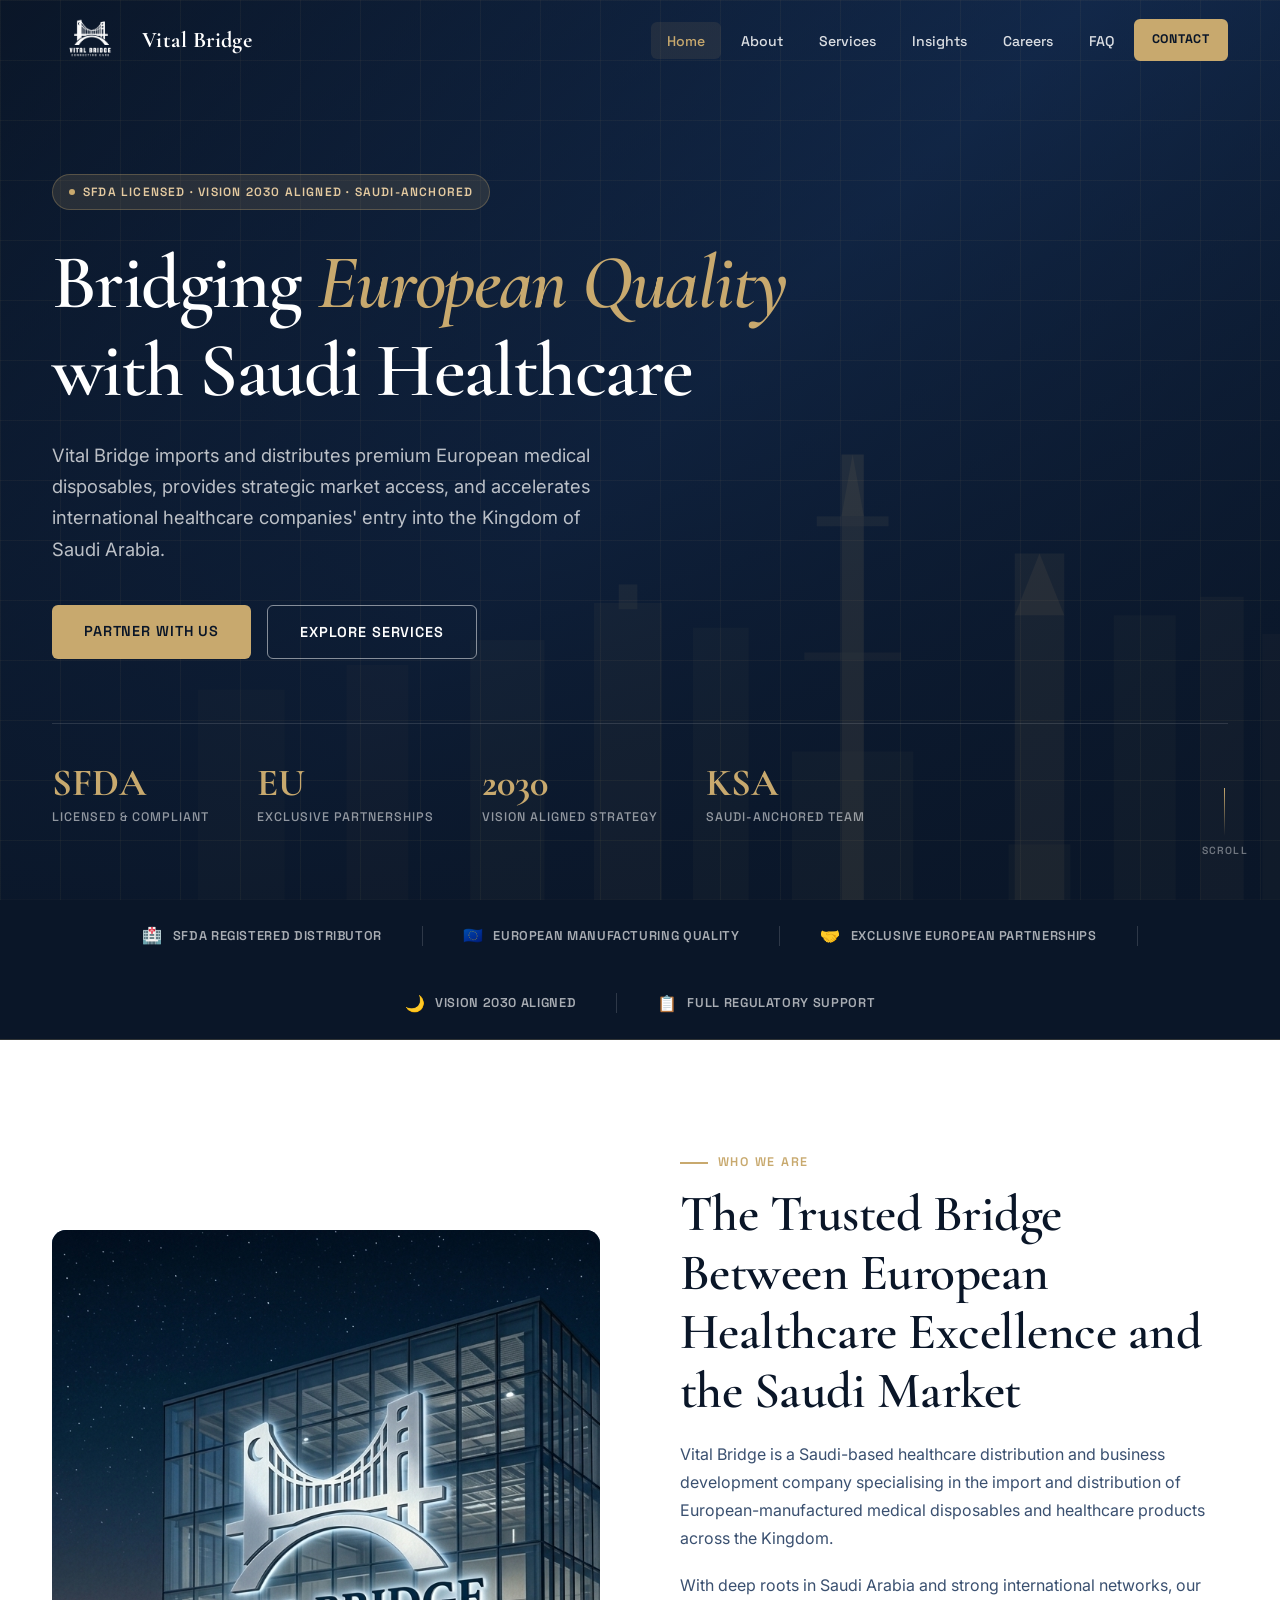
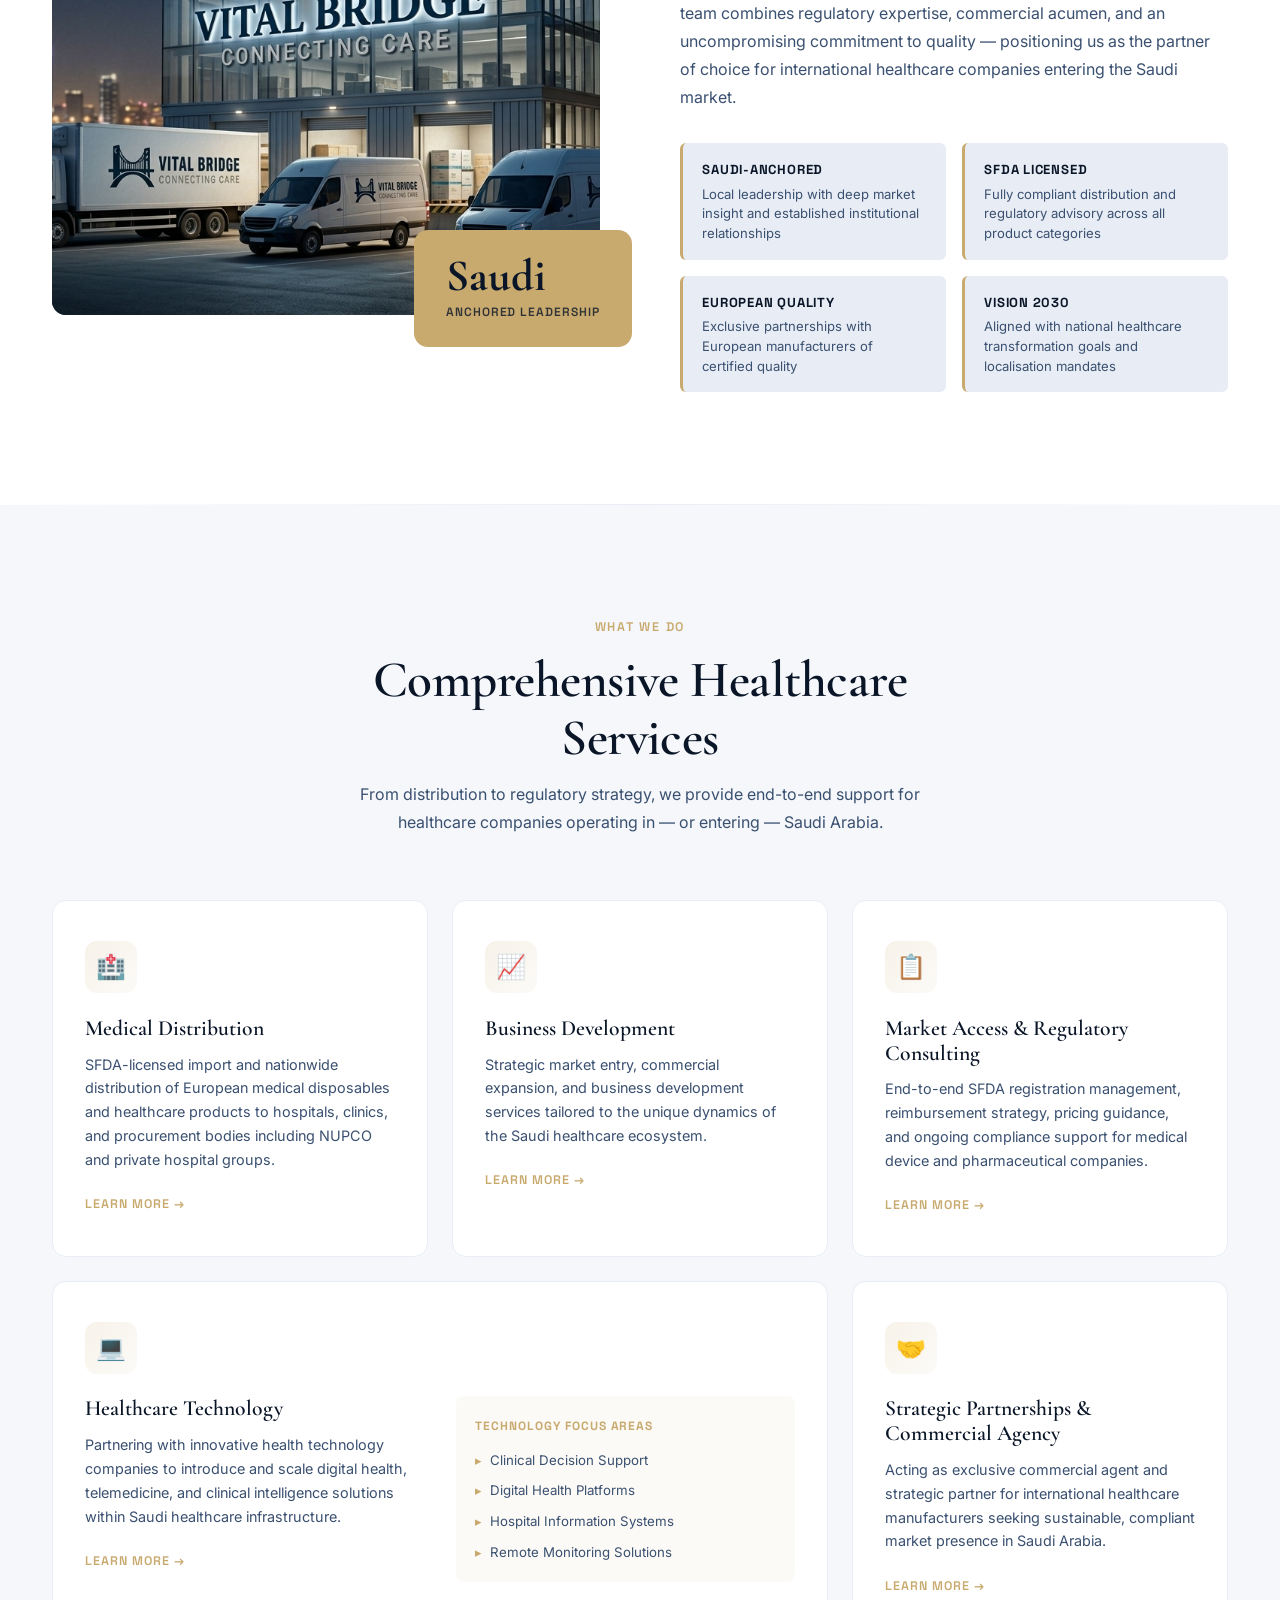
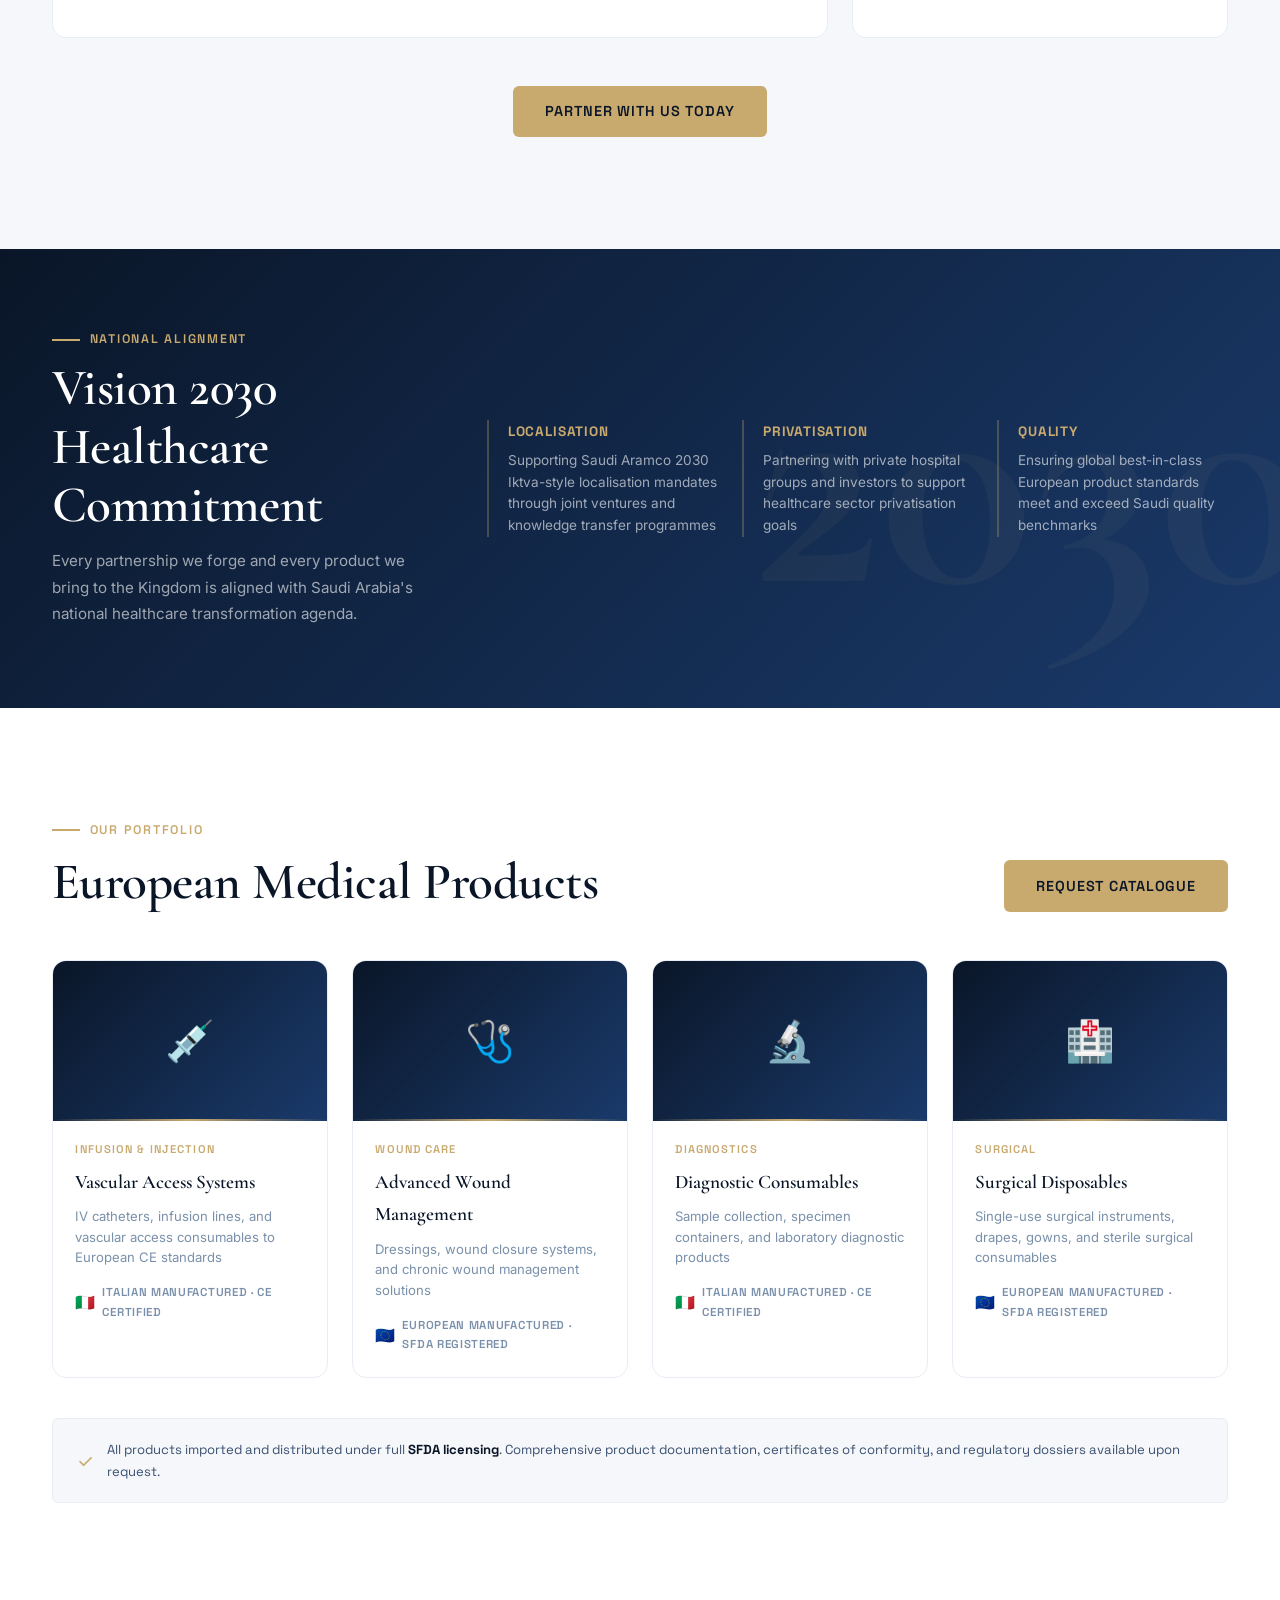
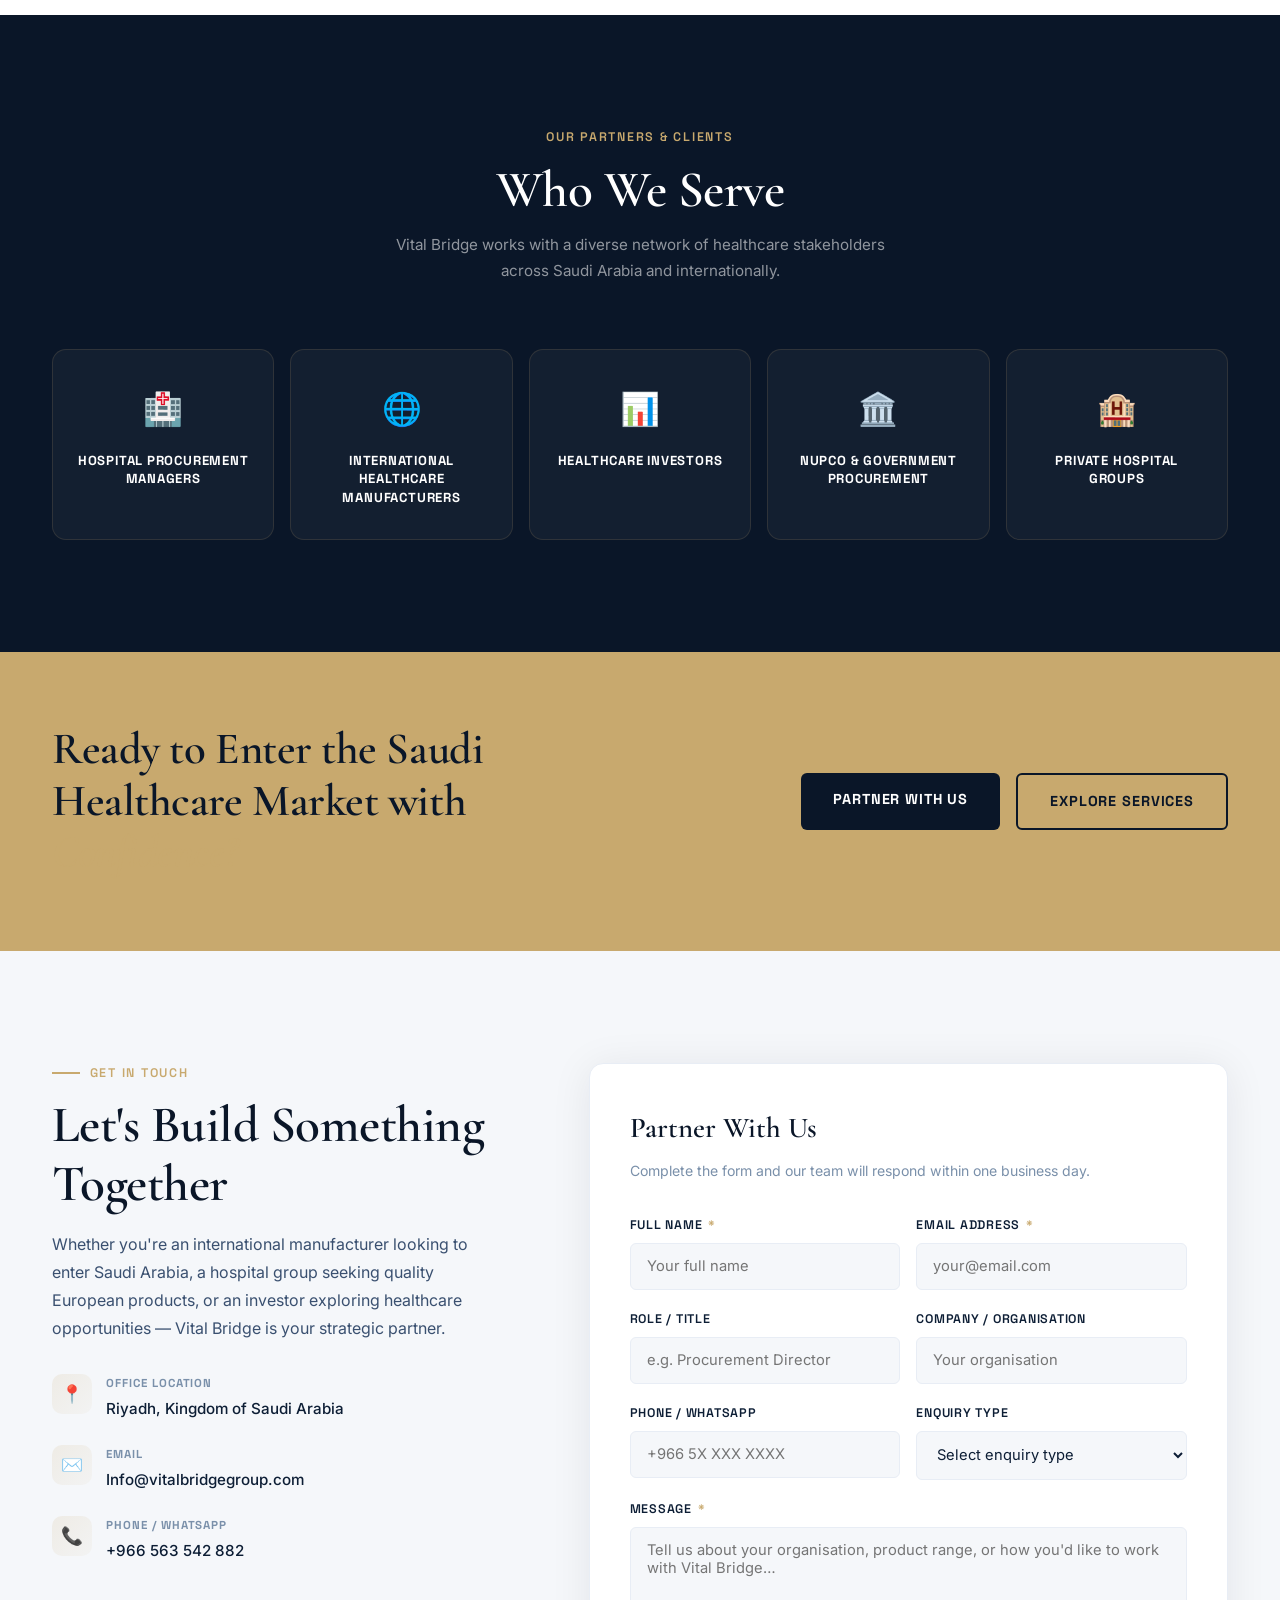
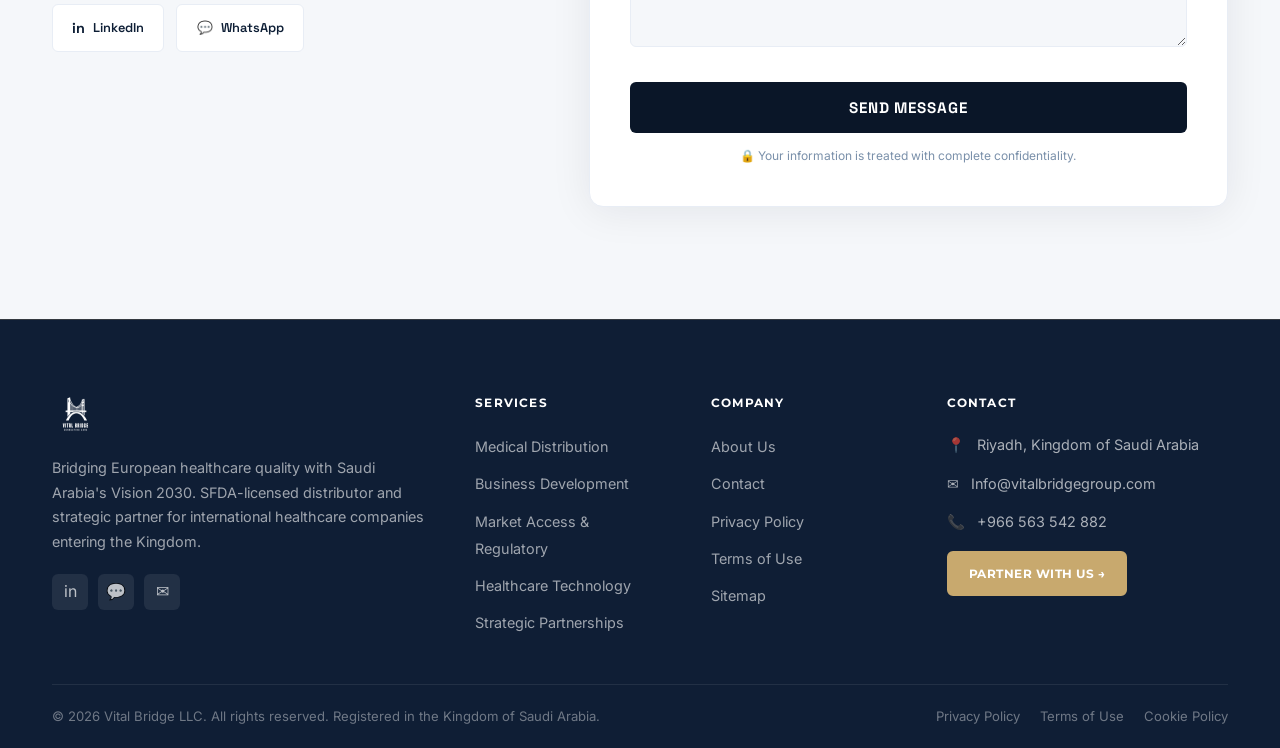
<file: index.html>
<!DOCTYPE html>
<html lang="en" dir="ltr">
<head>
  <meta charset="UTF-8" />
  <meta name="viewport" content="width=device-width, initial-scale=1.0" />
  <title>Vital Bridge – Connecting Care</title>
  <meta name="description" content="Vital Bridge is Saudi Arabia's trusted partner for European medical disposables, healthcare consulting, market access, and Vision 2030-aligned healthcare solutions." />
  <link rel="icon" type="image/svg+xml" href="favicon.svg" />
  <link rel="shortcut icon" href="favicon.ico" />

  <!-- Fonts -->
  <link rel="preconnect" href="https://fonts.googleapis.com" />
  <link rel="preconnect" href="https://fonts.gstatic.com" crossorigin />
  <link href="https://fonts.googleapis.com/css2?family=Cormorant+Garamond:ital,wght@0,400;0,600;0,700;1,400&family=Inter:wght@300;400;500;600&family=Montserrat:wght@600;700;800&family=Space+Grotesk:wght@400;500;600;700&display=swap" rel="stylesheet" />

  <!-- Global header/footer styles -->
  <link rel="stylesheet" href="css/styles.css" />

  <style>
    /* ─── TOKENS ─────────────────────────────────────────── */
    :root {
      --navy:       #0A1628;
      --navy-mid:   #1A3A6B;
      --gold:       #C8A96E;
      --gold-light: #E4CAA0;
      --gold-dim:   #8A6F44;
      --white:      #FFFFFF;
      --off-white:  #F5F7FA;
      --pale-blue:  #E8EDF5;
      --text-dark:  #0D1E35;
      --text-mid:   #3A5070;
      --text-light: #7A90AA;
      --radius:     6px;
      --radius-lg:  14px;
      --transition: 0.35s cubic-bezier(0.22, 1, 0.36, 1);
    }

    /* ─── RESET ──────────────────────────────────────────── */
    *, *::before, *::after { box-sizing: border-box; margin: 0; padding: 0; }
    html { scroll-behavior: smooth; }
    body {
      font-family: 'Inter', sans-serif;
      background: var(--white);
      color: var(--text-dark);
      overflow-x: hidden;
    }
    img { display: block; max-width: 100%; }
    a { text-decoration: none; color: inherit; }
    ul { list-style: none; }

    /* ─── TYPOGRAPHY ─────────────────────────────────────── */
    .display { font-family: 'Cormorant Garamond', serif; }
    .label   { font-family: 'Space Grotesk', sans-serif; }

    h1, h2, h3, h4 { font-family: 'Cormorant Garamond', serif; line-height: 1.15; }
    h1 { font-size: clamp(2.8rem, 6vw, 5.5rem); font-weight: 600; }
    h2 { font-size: clamp(2rem, 4vw, 3.2rem); font-weight: 600; }
    h3 { font-size: clamp(1.3rem, 2.5vw, 1.9rem); font-weight: 600; }
    p  { line-height: 1.75; color: var(--text-mid); font-size: 1rem; }

    /* ─── UTILITIES ──────────────────────────────────────── */
    .container { max-width: 1240px; margin: 0 auto; padding: 0 2rem; }
    .gold-accent { color: var(--gold); }
    .btn-primary {
      font-family: 'Space Grotesk', sans-serif;
      font-weight: 600; font-size: 0.9rem; letter-spacing: 0.06em;
      text-transform: uppercase;
      background: var(--gold);
      color: var(--navy);
      padding: 0.85rem 2rem;
      border-radius: var(--radius);
      border: none; cursor: pointer;
      transition: background var(--transition), transform var(--transition), box-shadow var(--transition);
      display: inline-block;
    }
    .btn-primary:hover {
      background: var(--gold-light);
      transform: translateY(-2px);
      box-shadow: 0 8px 24px rgba(200,169,110,0.35);
    }
    .btn-outline {
      font-family: 'Space Grotesk', sans-serif;
      font-weight: 600; font-size: 0.9rem; letter-spacing: 0.06em;
      text-transform: uppercase;
      background: transparent;
      color: var(--white);
      padding: 0.85rem 2rem;
      border-radius: var(--radius);
      border: 1.5px solid rgba(255,255,255,0.5);
      cursor: pointer;
      transition: all var(--transition);
      display: inline-block;
    }
    .btn-outline:hover {
      border-color: var(--gold);
      color: var(--gold);
      transform: translateY(-2px);
    }
    .section-eyebrow {
      font-family: 'Space Grotesk', sans-serif;
      font-size: 0.78rem; font-weight: 600;
      letter-spacing: 0.14em; text-transform: uppercase;
      color: var(--gold);
      margin-bottom: 0.75rem;
      display: flex; align-items: center; gap: 0.6rem;
    }
    .section-eyebrow::before {
      content: '';
      display: inline-block; width: 28px; height: 2px;
      background: var(--gold); flex-shrink: 0;
    }
    .fade-in {
      opacity: 0; transform: translateY(28px);
      transition: opacity 0.7s ease, transform 0.7s ease;
    }
    .fade-in.visible {
      opacity: 1; transform: translateY(0);
    }
    .fade-in-delay-1 { transition-delay: 0.15s; }
    .fade-in-delay-2 { transition-delay: 0.3s; }
    .fade-in-delay-3 { transition-delay: 0.45s; }
    .fade-in-delay-4 { transition-delay: 0.6s; }

    /* ─── HEADER ─────────────────────────────────────────── */
    .site-header {
      position: fixed; top: 0; left: 0; right: 0; z-index: 1000;
      background: transparent;
      transition: background var(--transition), backdrop-filter var(--transition), box-shadow var(--transition);
    }
    .site-header.scrolled {
      background: rgba(10,22,40,0.96);
      backdrop-filter: blur(16px);
      box-shadow: 0 2px 32px rgba(0,0,0,0.25);
    }
    .header-inner {
      display: flex; align-items: center; justify-content: space-between;
      height: 80px;
    }
    .logo {
      display: flex; align-items: center; gap: 0rem;
    }
    .logo-img {
      height: 52px;
      width: auto;
      display: block;
      filter: brightness(0) invert(1);
      transition: filter var(--transition);
    }
    .logo-img-footer {
      height: 48px;
      width: auto;
      display: block;
      filter: brightness(0) invert(1);
    }


    /* Main nav */
    .main-nav { display: flex; align-items: center; gap: 0.25rem; }
    .nav-item {
      position: relative;
    }
    .nav-link {
      font-family: 'Space Grotesk', sans-serif;
      font-size: 0.88rem; font-weight: 500;
      color: rgba(255,255,255,0.85);
      padding: 0.6rem 1rem;
      border-radius: var(--radius);
      transition: color var(--transition), background var(--transition);
      display: flex; align-items: center; gap: 0.3rem;
      cursor: pointer;
    }
    .nav-link:hover, .nav-link.active {
      color: var(--gold);
      background: rgba(200,169,110,0.1);
    }
    .nav-link .chevron {
      font-size: 0.65rem; transition: transform var(--transition);
    }
    .nav-item:hover .chevron { transform: rotate(180deg); }

    /* Mega menu */
    .mega-menu {
      position: absolute; top: calc(100% + 12px); left: 50%;
      transform: translateX(-50%) translateY(-8px);
      background: var(--navy);
      border: 1px solid rgba(200,169,110,0.2);
      border-radius: var(--radius-lg);
      padding: 2rem;
      min-width: 560px;
      display: grid; grid-template-columns: 1fr 1fr;
      gap: 1rem;
      opacity: 0; pointer-events: none;
      transition: opacity var(--transition), transform var(--transition);
      box-shadow: 0 24px 64px rgba(0,0,0,0.4);
    }
    .nav-item:hover .mega-menu {
      opacity: 1; pointer-events: auto;
      transform: translateX(-50%) translateY(0);
    }
    .mega-item {
      padding: 0.9rem 1rem;
      border-radius: var(--radius);
      transition: background var(--transition);
      cursor: pointer;
    }
    .mega-item:hover { background: rgba(200,169,110,0.1); }
    .mega-item-title {
      font-family: 'Space Grotesk', sans-serif;
      font-size: 0.88rem; font-weight: 600;
      color: var(--white); margin-bottom: 0.25rem;
    }
    .mega-item-desc {
      font-size: 0.78rem; color: var(--text-light); line-height: 1.5;
    }

    /* Header right */
    .header-right {
      display: flex; align-items: center; gap: 1rem;
    }
    .header-social {
      display: flex; gap: 0.5rem;
    }
    .social-icon {
      width: 36px; height: 36px;
      border-radius: 50%;
      border: 1px solid rgba(255,255,255,0.2);
      display: flex; align-items: center; justify-content: center;
      color: rgba(255,255,255,0.7);
      font-size: 0.9rem;
      transition: all var(--transition);
      cursor: pointer;
    }
    .social-icon:hover {
      border-color: var(--gold);
      color: var(--gold);
      background: rgba(200,169,110,0.1);
    }
    .lang-toggle {
      font-family: 'Space Grotesk', sans-serif;
      font-size: 0.8rem; font-weight: 600;
      color: rgba(255,255,255,0.6);
      padding: 0.4rem 0.8rem;
      border-radius: 99px;
      border: 1px solid rgba(255,255,255,0.2);
      cursor: pointer;
      transition: all var(--transition);
    }
    .lang-toggle:hover { color: var(--gold); border-color: var(--gold); }

    /* Hamburger */
    .hamburger {
      display: none; flex-direction: column; gap: 5px;
      cursor: pointer; padding: 4px;
    }
    .hamburger span {
      width: 24px; height: 2px;
      background: var(--white);
      transition: all 0.3s;
      display: block;
    }

    /* ─── HERO ───────────────────────────────────────────── */
    .hero {
      min-height: 100vh;
      position: relative;
      display: flex; align-items: flex-end;
      padding-bottom: 8vh;
      overflow: hidden;
    }
    .hero-bg {
      position: absolute; inset: 0;
      background:
        linear-gradient(to bottom, rgba(10,22,40,0.5) 0%, rgba(10,22,40,0.75) 60%, rgba(10,22,40,0.95) 100%),
        linear-gradient(135deg, #0A1628 0%, #1A3A6B 50%, #0A1628 100%);
      z-index: 0;
    }
    /* Riyadh skyline SVG overlay */
    .hero-skyline {
      position: absolute; bottom: 0; left: 0; right: 0;
      height: 55%;
      z-index: 1;
      opacity: 0.18;
    }
    /* Animated gold bridge motif */
    .bridge-motif {
      position: absolute;
      top: 50%; right: 8%;
      transform: translateY(-50%);
      width: min(320px, 30vw);
      z-index: 2;
      opacity: 0.12;
    }
    /* Subtle particle grid */
    .hero-grid {
      position: absolute; inset: 0;
      background-image:
        linear-gradient(rgba(200,169,110,0.06) 1px, transparent 1px),
        linear-gradient(90deg, rgba(200,169,110,0.06) 1px, transparent 1px);
      background-size: 60px 60px;
      z-index: 1;
    }
    .hero-content {
      position: relative; z-index: 3;
      max-width: 1240px; margin: 0 auto; padding: 0 2rem;
      width: 100%;
    }
    .hero-badge {
      display: inline-flex; align-items: center; gap: 0.5rem;
      background: rgba(200,169,110,0.15);
      border: 1px solid rgba(200,169,110,0.3);
      border-radius: 99px;
      padding: 0.45rem 1rem;
      margin-bottom: 1.8rem;
      font-family: 'Space Grotesk', sans-serif;
      font-size: 0.75rem; font-weight: 600;
      letter-spacing: 0.1em; text-transform: uppercase;
      color: var(--gold-light);
    }
    .hero-badge-dot {
      width: 6px; height: 6px;
      background: var(--gold); border-radius: 50%;
      animation: pulse 2s infinite;
    }
    @keyframes pulse {
      0%, 100% { opacity: 1; transform: scale(1); }
      50% { opacity: 0.5; transform: scale(0.8); }
    }
    .hero h1 {
      color: var(--white);
      max-width: 780px;
      margin-bottom: 1.5rem;
    }
    .hero h1 em {
      font-style: italic; color: var(--gold);
    }
    .hero-sub {
      font-size: 1.15rem; color: rgba(255,255,255,0.72);
      max-width: 560px; margin-bottom: 2.5rem;
      line-height: 1.7;
    }
    .hero-ctas { display: flex; gap: 1rem; flex-wrap: wrap; margin-bottom: 4rem; }
    .hero-stats {
      display: flex; gap: 3rem; flex-wrap: wrap;
      padding-top: 2.5rem;
      border-top: 1px solid rgba(255,255,255,0.12);
    }
    .hero-stat-num {
      font-family: 'Cormorant Garamond', serif;
      font-size: 2.4rem; font-weight: 700; color: var(--gold);
      line-height: 1;
    }
    .hero-stat-label {
      font-family: 'Space Grotesk', sans-serif;
      font-size: 0.78rem; font-weight: 500;
      color: rgba(255,255,255,0.55);
      text-transform: uppercase; letter-spacing: 0.08em;
      margin-top: 0.3rem;
    }
    /* Scroll indicator */
    .scroll-indicator {
      position: absolute; bottom: 2.5rem; right: 2rem; z-index: 3;
      display: flex; flex-direction: column; align-items: center; gap: 0.4rem;
      font-family: 'Space Grotesk', sans-serif;
      font-size: 0.65rem; font-weight: 600; letter-spacing: 0.12em;
      text-transform: uppercase; color: rgba(255,255,255,0.4);
    }
    .scroll-line {
      width: 1px; height: 48px;
      background: linear-gradient(to bottom, var(--gold), transparent);
      animation: scrollLine 2s ease-in-out infinite;
    }
    @keyframes scrollLine {
      0%, 100% { transform: scaleY(1); opacity: 1; }
      50% { transform: scaleY(0.5); opacity: 0.3; }
    }

    /* ─── TRUST STRIP ────────────────────────────────────── */
    .trust-strip {
      background: var(--navy);
      padding: 1.4rem 0;
      border-bottom: 1px solid rgba(200,169,110,0.2);
    }
    .trust-strip-inner {
      display: flex; align-items: center;
      gap: 2.5rem; flex-wrap: wrap; justify-content: center;
    }
    .trust-item {
      display: flex; align-items: center; gap: 0.6rem;
      font-family: 'Space Grotesk', sans-serif;
      font-size: 0.8rem; font-weight: 600;
      color: rgba(255,255,255,0.65);
      letter-spacing: 0.05em;
      text-transform: uppercase;
    }
    .trust-icon { color: var(--gold); font-size: 1rem; }
    .trust-divider {
      width: 1px; height: 20px;
      background: rgba(255,255,255,0.15);
    }

    /* ─── ABOUT SECTION ──────────────────────────────────── */
    .section { padding: 7rem 0; }
    .section-alt { background: var(--off-white); }

    .about-grid {
      display: grid;
      grid-template-columns: 1fr 1fr;
      gap: 5rem;
      align-items: center;
    }
    .about-visual {
      position: relative;
    }
    .about-img-placeholder {
      width: 100%; aspect-ratio: 4/5;
      background: linear-gradient(135deg, var(--navy-mid), var(--navy));
      border-radius: var(--radius-lg);
      overflow: hidden;
      position: relative;
    }
    .about-img {
      position: absolute; inset: 0;
      width: 100%; height: 100%;
      object-fit: cover; display: block;
    }
    .about-card {
      position: absolute; bottom: -2rem; right: -2rem;
      background: var(--gold);
      border-radius: var(--radius-lg);
      padding: 1.5rem 2rem;
      color: var(--navy);
    }
    .about-card-num {
      font-family: 'Cormorant Garamond', serif;
      font-size: 2.8rem; font-weight: 700; line-height: 1;
    }
    .about-card-label {
      font-family: 'Space Grotesk', sans-serif;
      font-size: 0.75rem; font-weight: 600;
      text-transform: uppercase; letter-spacing: 0.08em;
      margin-top: 0.25rem; opacity: 0.8;
    }
    .about-content h2 { color: var(--navy); margin-bottom: 1.2rem; }
    .about-content p { margin-bottom: 1.2rem; }
    .about-pillars {
      display: grid; grid-template-columns: 1fr 1fr;
      gap: 1rem; margin-top: 2rem;
    }
    .about-pillar {
      background: var(--pale-blue);
      border-radius: var(--radius);
      padding: 1rem 1.2rem;
      border-left: 3px solid var(--gold);
    }
    .about-pillar-title {
      font-family: 'Space Grotesk', sans-serif;
      font-size: 0.82rem; font-weight: 700;
      color: var(--navy); text-transform: uppercase;
      letter-spacing: 0.06em; margin-bottom: 0.2rem;
    }
    .about-pillar-text { font-size: 0.82rem; color: var(--text-mid); line-height: 1.5; }

    /* ─── SERVICES ───────────────────────────────────────── */
    .services-header {
      text-align: center; max-width: 620px; margin: 0 auto 4rem;
    }
    .services-header .section-eyebrow { justify-content: center; }
    .services-header .section-eyebrow::before { display: none; }
    .services-grid {
      display: grid;
      grid-template-columns: repeat(3, 1fr);
      gap: 1.5rem;
    }
    .service-card {
      background: var(--white);
      border-radius: var(--radius-lg);
      padding: 2.5rem 2rem;
      border: 1px solid var(--pale-blue);
      position: relative; overflow: hidden;
      transition: transform var(--transition), box-shadow var(--transition), border-color var(--transition);
      cursor: pointer;
    }
    .service-card::before {
      content: '';
      position: absolute; top: 0; left: 0; right: 0; height: 3px;
      background: linear-gradient(90deg, var(--gold), var(--gold-light));
      transform: scaleX(0); transform-origin: left;
      transition: transform var(--transition);
    }
    .service-card:hover {
      transform: translateY(-6px);
      box-shadow: 0 16px 48px rgba(10,22,40,0.12);
      border-color: rgba(200,169,110,0.3);
    }
    .service-card:hover::before { transform: scaleX(1); }
    .service-icon {
      width: 52px; height: 52px;
      background: linear-gradient(135deg, rgba(200,169,110,0.15), rgba(200,169,110,0.05));
      border-radius: 12px;
      display: flex; align-items: center; justify-content: center;
      margin-bottom: 1.4rem;
      font-size: 1.5rem;
    }
    .service-card h3 {
      font-size: 1.35rem; color: var(--navy); margin-bottom: 0.75rem;
    }
    .service-card p { font-size: 0.9rem; line-height: 1.65; margin-bottom: 1.4rem; }
    .service-link {
      font-family: 'Space Grotesk', sans-serif;
      font-size: 0.78rem; font-weight: 600;
      letter-spacing: 0.08em; text-transform: uppercase;
      color: var(--gold);
      display: flex; align-items: center; gap: 0.4rem;
      transition: gap var(--transition);
    }
    .service-card:hover .service-link { gap: 0.7rem; }
    /* Wide card */
    .service-card.wide { grid-column: span 2; }
    .service-card.wide .service-body {
      display: grid; grid-template-columns: 1fr 1fr; gap: 2rem;
    }

    /* ─── VISION 2030 STRIP ──────────────────────────────── */
    .vision-strip {
      background: linear-gradient(135deg, var(--navy) 0%, var(--navy-mid) 100%);
      padding: 5rem 0;
      position: relative; overflow: hidden;
    }
    .vision-strip::before {
      content: '2030';
      position: absolute; right: -2rem; top: 50%;
      transform: translateY(-50%);
      font-family: 'Cormorant Garamond', serif;
      font-size: 20rem; font-weight: 700;
      color: rgba(200,169,110,0.05);
      line-height: 1; pointer-events: none;
    }
    .vision-inner {
      display: grid; grid-template-columns: 1fr 2fr;
      gap: 4rem; align-items: center;
    }
    .vision-left h2 { color: var(--white); margin-bottom: 0.5rem; }
    .vision-left .section-eyebrow { margin-bottom: 0.5rem; }
    .vision-right {
      display: grid; grid-template-columns: repeat(3, 1fr);
      gap: 1.5rem;
    }
    .vision-point {
      border-left: 2px solid rgba(200,169,110,0.3);
      padding-left: 1.2rem;
    }
    .vision-point-title {
      font-family: 'Space Grotesk', sans-serif;
      font-size: 0.85rem; font-weight: 700;
      color: var(--gold); text-transform: uppercase;
      letter-spacing: 0.06em; margin-bottom: 0.4rem;
    }
    .vision-point p { font-size: 0.85rem; color: rgba(255,255,255,0.6); line-height: 1.6; }

    /* ─── PRODUCTS ───────────────────────────────────────── */
    .products-header {
      display: flex; justify-content: space-between; align-items: flex-end;
      margin-bottom: 3rem;
    }
    .products-grid {
      display: grid;
      grid-template-columns: repeat(4, 1fr);
      gap: 1.5rem;
    }
    .product-card {
      background: var(--white);
      border-radius: var(--radius-lg);
      overflow: hidden;
      border: 1px solid var(--pale-blue);
      transition: transform var(--transition), box-shadow var(--transition);
    }
    .product-card:hover {
      transform: translateY(-5px);
      box-shadow: 0 16px 40px rgba(10,22,40,0.1);
    }
    .product-img {
      height: 160px;
      background: linear-gradient(135deg, var(--navy), var(--navy-mid));
      display: flex; align-items: center; justify-content: center;
      font-size: 2.5rem;
      position: relative; overflow: hidden;
    }
    .product-img::after {
      content: '';
      position: absolute; bottom: 0; left: 0; right: 0; height: 2px;
      background: linear-gradient(90deg, transparent, var(--gold), transparent);
    }
    .product-info { padding: 1.2rem 1.4rem 1.4rem; }
    .product-tag {
      font-family: 'Space Grotesk', sans-serif;
      font-size: 0.7rem; font-weight: 600;
      text-transform: uppercase; letter-spacing: 0.1em;
      color: var(--gold); margin-bottom: 0.4rem;
    }
    .product-name {
      font-family: 'Cormorant Garamond', serif;
      font-size: 1.2rem; font-weight: 600;
      color: var(--navy); margin-bottom: 0.5rem;
    }
    .product-desc { font-size: 0.82rem; color: var(--text-light); line-height: 1.55; }
    .product-origin {
      display: flex; align-items: center; gap: 0.4rem;
      margin-top: 1rem;
      font-family: 'Space Grotesk', sans-serif;
      font-size: 0.72rem; font-weight: 600;
      color: var(--text-light); text-transform: uppercase; letter-spacing: 0.06em;
    }
    .origin-flag { font-size: 1rem; }

    /* ─── PARTNERS / WHO WE SERVE ────────────────────────── */
    .audience-section { background: var(--navy); padding: 7rem 0; }
    .audience-header { text-align: center; margin-bottom: 4rem; }
    .audience-header h2 { color: var(--white); }
    .audience-header .section-eyebrow { justify-content: center; }
    .audience-header .section-eyebrow::before { display: none; }
    .audience-grid {
      display: grid; grid-template-columns: repeat(5, 1fr);
      gap: 1rem;
    }
    .audience-card {
      background: rgba(255,255,255,0.04);
      border: 1px solid rgba(200,169,110,0.15);
      border-radius: var(--radius-lg);
      padding: 2rem 1.4rem;
      text-align: center;
      transition: all var(--transition);
    }
    .audience-card:hover {
      background: rgba(200,169,110,0.08);
      border-color: rgba(200,169,110,0.4);
      transform: translateY(-4px);
    }
    .audience-icon { font-size: 2rem; margin-bottom: 1rem; }
    .audience-title {
      font-family: 'Space Grotesk', sans-serif;
      font-size: 0.82rem; font-weight: 700;
      color: var(--white); text-transform: uppercase;
      letter-spacing: 0.06em; line-height: 1.4;
    }

    /* ─── CTA BAND ────────────────────────────────────────── */
    .cta-band {
      background: var(--gold);
      padding: 4.5rem 0;
    }
    .cta-band-inner {
      display: flex; align-items: center; justify-content: space-between;
      gap: 2rem; flex-wrap: wrap;
    }
    .cta-band h2 {
      color: var(--navy); max-width: 540px;
      font-size: clamp(1.8rem, 3.5vw, 2.8rem);
    }
    .cta-band h2 em { font-style: italic; }
    .cta-band-btns { display: flex; gap: 1rem; flex-wrap: wrap; }
    .btn-navy {
      font-family: 'Space Grotesk', sans-serif;
      font-weight: 700; font-size: 0.9rem; letter-spacing: 0.06em;
      text-transform: uppercase;
      background: var(--navy);
      color: var(--white);
      padding: 0.9rem 2rem;
      border-radius: var(--radius); border: none; cursor: pointer;
      transition: all var(--transition);
      display: inline-block;
    }
    .btn-navy:hover {
      background: var(--navy-mid);
      transform: translateY(-2px);
      box-shadow: 0 8px 24px rgba(10,22,40,0.3);
    }
    .btn-outline-navy {
      font-family: 'Space Grotesk', sans-serif;
      font-weight: 700; font-size: 0.9rem; letter-spacing: 0.06em;
      text-transform: uppercase;
      background: transparent;
      color: var(--navy);
      padding: 0.9rem 2rem;
      border-radius: var(--radius);
      border: 2px solid var(--navy);
      cursor: pointer;
      transition: all var(--transition);
      display: inline-block;
    }
    .btn-outline-navy:hover {
      background: var(--navy); color: var(--white);
      transform: translateY(-2px);
    }

    /* ─── CONTACT ─────────────────────────────────────────── */
    .contact-section { padding: 7rem 0; background: var(--off-white); }
    .contact-grid {
      display: grid; grid-template-columns: 1fr 1.4fr;
      gap: 5rem; align-items: start;
    }
    .contact-info h2 { color: var(--navy); margin-bottom: 1rem; }
    .contact-info p { margin-bottom: 2rem; }
    .contact-detail {
      display: flex; align-items: flex-start; gap: 0.9rem;
      margin-bottom: 1.4rem;
    }
    .contact-detail-icon {
      width: 40px; height: 40px; flex-shrink: 0;
      background: linear-gradient(135deg, rgba(200,169,110,0.15), rgba(200,169,110,0.05));
      border-radius: 10px;
      display: flex; align-items: center; justify-content: center;
      font-size: 1.1rem; color: var(--gold);
    }
    .contact-detail-label {
      font-family: 'Space Grotesk', sans-serif;
      font-size: 0.72rem; font-weight: 700;
      color: var(--text-light); text-transform: uppercase;
      letter-spacing: 0.08em; margin-bottom: 0.2rem;
    }
    .contact-detail-value {
      font-size: 0.95rem; color: var(--text-dark); font-weight: 500;
    }
    .contact-socials {
      display: flex; gap: 0.75rem; margin-top: 2.5rem;
    }
    .contact-social-btn {
      display: flex; align-items: center; gap: 0.5rem;
      padding: 0.65rem 1.2rem;
      border-radius: var(--radius);
      border: 1.5px solid var(--pale-blue);
      font-family: 'Space Grotesk', sans-serif;
      font-size: 0.8rem; font-weight: 600;
      color: var(--text-dark);
      background: var(--white);
      cursor: pointer;
      transition: all var(--transition);
      text-decoration: none;
    }
    .contact-social-btn:hover {
      border-color: var(--gold);
      color: var(--gold);
      box-shadow: 0 4px 16px rgba(200,169,110,0.15);
    }

    /* Contact Form */
    .contact-form {
      background: var(--white);
      border-radius: var(--radius-lg);
      padding: 2.5rem;
      box-shadow: 0 4px 40px rgba(10,22,40,0.08);
      border: 1px solid var(--pale-blue);
    }
    .form-title {
      font-family: 'Cormorant Garamond', serif;
      font-size: 1.8rem; font-weight: 600;
      color: var(--navy); margin-bottom: 0.4rem;
    }
    .form-subtitle {
      font-size: 0.88rem; color: var(--text-light);
      margin-bottom: 2rem;
    }
    .form-row { display: grid; grid-template-columns: 1fr 1fr; gap: 1rem; }
    .form-group { margin-bottom: 1.2rem; }
    .form-label {
      font-family: 'Space Grotesk', sans-serif;
      font-size: 0.78rem; font-weight: 600;
      color: var(--text-dark); text-transform: uppercase;
      letter-spacing: 0.06em; margin-bottom: 0.4rem; display: block;
    }
    .form-label .req { color: var(--gold); margin-left: 2px; }
    .form-input, .form-select, .form-textarea {
      width: 100%;
      padding: 0.85rem 1rem;
      border: 1.5px solid var(--pale-blue);
      border-radius: var(--radius);
      font-family: 'Inter', sans-serif;
      font-size: 0.92rem; color: var(--text-dark);
      background: var(--off-white);
      transition: border-color var(--transition), box-shadow var(--transition);
      outline: none;
    }
    .form-input:focus, .form-select:focus, .form-textarea:focus {
      border-color: var(--gold);
      background: var(--white);
      box-shadow: 0 0 0 3px rgba(200,169,110,0.12);
    }
    .form-textarea { resize: vertical; min-height: 120px; }
    .form-submit {
      width: 100%;
      font-family: 'Space Grotesk', sans-serif;
      font-weight: 700; font-size: 0.95rem; letter-spacing: 0.06em;
      text-transform: uppercase;
      background: var(--navy);
      color: var(--white);
      padding: 1rem;
      border-radius: var(--radius); border: none; cursor: pointer;
      transition: all var(--transition);
      margin-top: 0.5rem;
    }
    .form-submit:hover {
      background: var(--navy-mid);
      transform: translateY(-2px);
      box-shadow: 0 8px 24px rgba(10,22,40,0.25);
    }
    .form-note {
      font-size: 0.75rem; color: var(--text-light);
      text-align: center; margin-top: 0.8rem;
    }

    /* ─── FOOTER ──────────────────────────────────────────── */
    footer {
      background: var(--navy);
      padding: 5rem 0 2rem;
      border-top: 1px solid rgba(200,169,110,0.2);
    }
    .footer-grid {
      display: grid;
      grid-template-columns: 2fr 1fr 1fr 1.5fr;
      gap: 4rem;
      padding-bottom: 4rem;
      border-bottom: 1px solid rgba(255,255,255,0.08);
      margin-bottom: 2.5rem;
    }
    .footer-brand p {
      font-size: 0.88rem; color: rgba(255,255,255,0.5);
      margin-top: 1rem; margin-bottom: 1.5rem; line-height: 1.7;
    }
    .footer-socials { display: flex; gap: 0.6rem; }
    .footer-social {
      width: 38px; height: 38px;
      border-radius: 50%;
      border: 1px solid rgba(200,169,110,0.25);
      display: flex; align-items: center; justify-content: center;
      color: rgba(255,255,255,0.6); font-size: 0.95rem;
      cursor: pointer;
      transition: all var(--transition);
    }
    .footer-social:hover {
      border-color: var(--gold); color: var(--gold);
      background: rgba(200,169,110,0.1);
    }
    .footer-col-title {
      font-family: 'Space Grotesk', sans-serif;
      font-size: 0.78rem; font-weight: 700;
      text-transform: uppercase; letter-spacing: 0.1em;
      color: var(--gold); margin-bottom: 1.2rem;
    }
    .footer-links { display: flex; flex-direction: column; gap: 0.6rem; }
    .footer-link {
      font-size: 0.88rem; color: rgba(255,255,255,0.55);
      cursor: pointer;
      transition: color var(--transition);
    }
    .footer-link:hover { color: var(--white); }
    .footer-contact-item {
      display: flex; align-items: flex-start; gap: 0.7rem;
      margin-bottom: 1rem;
    }
    .footer-contact-icon { color: var(--gold); font-size: 0.9rem; margin-top: 3px; }
    .footer-contact-text {
      font-size: 0.85rem; color: rgba(255,255,255,0.55); line-height: 1.55;
    }
    .footer-bottom {
      display: flex; justify-content: space-between; align-items: center;
      flex-wrap: wrap; gap: 1rem;
    }
    .footer-copy {
      font-size: 0.8rem; color: rgba(255,255,255,0.3);
      font-family: 'Space Grotesk', sans-serif;
    }
    .footer-legal { display: flex; gap: 1.5rem; }
    .footer-legal a {
      font-size: 0.8rem; color: rgba(255,255,255,0.3);
      cursor: pointer; transition: color var(--transition);
    }
    .footer-legal a:hover { color: var(--gold); }
    .sfda-badge {
      display: flex; align-items: center; gap: 0.5rem;
      background: rgba(200,169,110,0.1);
      border: 1px solid rgba(200,169,110,0.25);
      border-radius: 99px;
      padding: 0.4rem 0.9rem;
      font-family: 'Space Grotesk', sans-serif;
      font-size: 0.72rem; font-weight: 600;
      color: var(--gold-light); letter-spacing: 0.06em;
    }

    /* ─── SEARCH OVERLAY ─────────────────────────────────── */
    .search-overlay {
      position: fixed; inset: 0; z-index: 2000;
      background: rgba(10,22,40,0.97);
      display: flex; align-items: flex-start; justify-content: center;
      padding-top: 15vh;
      opacity: 0; pointer-events: none;
      transition: opacity 0.25s;
    }
    .search-overlay.open { opacity: 1; pointer-events: auto; }
    .search-box {
      width: min(680px, 90vw);
    }
    .search-input-wrap {
      display: flex; align-items: center;
      border-bottom: 2px solid var(--gold);
      padding-bottom: 1rem; margin-bottom: 1.5rem;
    }
    .search-input-wrap input {
      flex: 1; background: transparent; border: none; outline: none;
      font-family: 'Cormorant Garamond', serif;
      font-size: 2.5rem; color: var(--white);
    }
    .search-input-wrap input::placeholder { color: rgba(255,255,255,0.25); }
    .search-close {
      font-size: 1.5rem; color: rgba(255,255,255,0.5);
      cursor: pointer; transition: color 0.2s; background: none; border: none;
    }
    .search-close:hover { color: var(--white); }
    .search-hint {
      font-family: 'Space Grotesk', sans-serif;
      font-size: 0.8rem; color: rgba(255,255,255,0.3);
      letter-spacing: 0.08em;
    }

    /* ─── MOBILE NAV ─────────────────────────────────────── */
    .mobile-nav {
      position: fixed; inset: 0; z-index: 900;
      background: var(--navy);
      padding: 100px 2rem 2rem;
      transform: translateX(100%);
      transition: transform 0.35s cubic-bezier(0.22, 1, 0.36, 1);
      overflow-y: auto;
    }
    .mobile-nav.open { transform: translateX(0); }
    .mobile-nav-link {
      display: block;
      font-family: 'Cormorant Garamond', serif;
      font-size: 2rem; font-weight: 600;
      color: var(--white); padding: 0.8rem 0;
      border-bottom: 1px solid rgba(255,255,255,0.08);
      transition: color 0.2s;
    }
    .mobile-nav-link:hover { color: var(--gold); }
    .mobile-cta { margin-top: 2rem; }

    /* ─── RESPONSIVE ─────────────────────────────────────── */
    @media (max-width: 1100px) {
      .services-grid { grid-template-columns: repeat(2, 1fr); }
      .service-card.wide { grid-column: span 1; }
      .service-card.wide .service-body { grid-template-columns: 1fr; gap: 0; }
      .products-grid { grid-template-columns: repeat(2, 1fr); }
      .audience-grid { grid-template-columns: repeat(3, 1fr); }
      .footer-grid { grid-template-columns: 1fr 1fr; gap: 2.5rem; }
    }
    @media (max-width: 900px) {
      .about-grid, .contact-grid, .vision-inner { grid-template-columns: 1fr; gap: 3rem; }
      .about-card { bottom: -1rem; right: -0.5rem; }
      .vision-right { grid-template-columns: 1fr 1fr; }
      .main-nav, .header-right .header-social, .lang-toggle { display: none; }
      .hamburger { display: flex; }
    }
    @media (max-width: 640px) {
      h1 { font-size: 2.5rem; }
      h2 { font-size: 1.9rem; }
      .hero-stats { gap: 1.5rem; }
      .services-grid { grid-template-columns: 1fr; }
      .products-grid { grid-template-columns: 1fr; }
      .audience-grid { grid-template-columns: repeat(2, 1fr); }
      .footer-grid { grid-template-columns: 1fr; gap: 2rem; }
      .cta-band-inner { flex-direction: column; text-align: center; }
      .form-row { grid-template-columns: 1fr; }
      .footer-bottom { flex-direction: column; text-align: center; }
      .vision-right { grid-template-columns: 1fr; }
    }

    /* ─── WHATSAPP FLOAT ─────────────────────────────────── */
    .whatsapp-float {
      position: fixed; bottom: 2rem; right: 2rem; z-index: 500;
      width: 54px; height: 54px;
      background: #25D366;
      border-radius: 50%;
      display: flex; align-items: center; justify-content: center;
      box-shadow: 0 4px 20px rgba(37,211,102,0.4);
      cursor: pointer;
      transition: transform var(--transition), box-shadow var(--transition);
      text-decoration: none;
    }
    .whatsapp-float:hover {
      transform: scale(1.1);
      box-shadow: 0 8px 32px rgba(37,211,102,0.5);
    }
    .whatsapp-float svg { width: 28px; height: 28px; fill: white; }

    /* ─── SECTION SMOOTH TRANSITION ─────────────────────── */
    .section-divider {
      height: 1px;
      background: linear-gradient(90deg, transparent, var(--pale-blue), transparent);
    }

    /* Reduced motion */
    @media (prefers-reduced-motion: reduce) {
      .fade-in { opacity: 1; transform: none; transition: none; }
      .scroll-line { animation: none; }
      .hero-badge-dot { animation: none; }
    }

  </style>
</head>
<body>

  <!-- ========== GLOBAL HEADER ========== -->
  <header class="header">
    <div class="container header__inner">
      <a href="index.html" class="header__logo">
        <img src="images/vital-bridge-logo.png" alt="Vital Bridge logo" width="40" height="40" />
        <span style="font-weight:700; color:var(--white);">Vital Bridge</span>
      </a>
      <button class="mobile-nav-toggle" aria-label="Toggle navigation" aria-expanded="false">☰</button>

      <nav class="nav">
        <ul class="nav__list">
          <li><a href="index.html" class="nav__link">Home</a></li>
          <li><a href="about.html" class="nav__link">About</a></li>
          <li><a href="services.html" class="nav__link">Services</a></li>
          <li><a href="blog.html" class="nav__link">Insights</a></li>
          <li><a href="careers.html" class="nav__link">Careers</a></li>
          <li><a href="faq.html" class="nav__link">FAQ</a></li>
          <li><a href="contact.html" class="btn btn--primary" style="padding:8px 16px;">Contact</a></li>
        </ul>
      </nav>
    </div>
  </header>

  <main>

  <!-- ═══ HERO ══════════════════════════════════════════════ -->
  <section class="hero" id="home">
    <div class="hero-bg"></div>
    <div class="hero-grid"></div>

    <!-- Riyadh Skyline SVG -->
    <svg class="hero-skyline" viewBox="0 0 1440 400" xmlns="http://www.w3.org/2000/svg" preserveAspectRatio="xMidYMax meet">
      <!-- Kingdom Tower -->
      <rect x="680" y="40" width="18" height="360" fill="#C8A96E" opacity="0.6"/>
      <polygon points="689,40 680,90 698,90" fill="#C8A96E" opacity="0.8"/>
      <rect x="660" y="90" width="58" height="8" fill="#C8A96E" opacity="0.4"/>
      <rect x="650" y="200" width="78" height="6" fill="#C8A96E" opacity="0.3"/>
      <rect x="640" y="280" width="98" height="120" fill="#C8A96E" opacity="0.2"/>
      <!-- Al Faisaliah Tower -->
      <rect x="820" y="120" width="40" height="280" fill="#C8A96E" opacity="0.4"/>
      <polygon points="840,120 820,170 860,170" fill="#C8A96E" opacity="0.6"/>
      <rect x="815" y="355" width="50" height="45" fill="#C8A96E" opacity="0.2"/>
      <!-- Other towers -->
      <rect x="480" y="160" width="55" height="240" fill="#C8A96E" opacity="0.25"/>
      <rect x="500" y="145" width="15" height="20" fill="#C8A96E" opacity="0.4"/>
      <rect x="560" y="180" width="45" height="220" fill="#C8A96E" opacity="0.2"/>
      <rect x="380" y="190" width="60" height="210" fill="#C8A96E" opacity="0.2"/>
      <rect x="900" y="170" width="50" height="230" fill="#C8A96E" opacity="0.2"/>
      <rect x="970" y="155" width="35" height="245" fill="#C8A96E" opacity="0.25"/>
      <rect x="1020" y="185" width="55" height="215" fill="#C8A96E" opacity="0.18"/>
      <rect x="1100" y="200" width="45" height="200" fill="#C8A96E" opacity="0.15"/>
      <rect x="280" y="210" width="50" height="190" fill="#C8A96E" opacity="0.15"/>
      <rect x="160" y="230" width="70" height="170" fill="#C8A96E" opacity="0.12"/>
      <rect x="1200" y="220" width="60" height="180" fill="#C8A96E" opacity="0.12"/>
      <rect x="1300" y="240" width="80" height="160" fill="#C8A96E" opacity="0.1"/>
      <!-- Ground line -->
      <line x1="0" y1="400" x2="1440" y2="400" stroke="#C8A96E" stroke-width="1" opacity="0.3"/>
    </svg>

    <div class="hero-content">
      <div class="hero-badge fade-in">
        <span class="hero-badge-dot"></span>
        SFDA Licensed · Vision 2030 Aligned · Saudi-Anchored
      </div>
      <h1 class="fade-in fade-in-delay-1">
        Bridging <em>European Quality</em><br>with Saudi Healthcare
      </h1>
      <p class="hero-sub fade-in fade-in-delay-2">
        Vital Bridge imports and distributes premium European medical disposables, provides strategic market access, and accelerates international healthcare companies' entry into the Kingdom of Saudi Arabia.
      </p>
      <div class="hero-ctas fade-in fade-in-delay-3">
        <a href="#contact" onclick="scrollToSection('contact')" class="btn-primary">Partner With Us</a>
        <a href="#services" onclick="scrollToSection('services')" class="btn-outline">Explore Services</a>
      </div>
      <div class="hero-stats fade-in fade-in-delay-4">
        <div>
          <div class="hero-stat-num">SFDA</div>
          <div class="hero-stat-label">Licensed &amp; Compliant</div>
        </div>
        <div>
          <div class="hero-stat-num">EU</div>
          <div class="hero-stat-label">Exclusive Partnerships</div>
        </div>
        <div>
          <div class="hero-stat-num">2030</div>
          <div class="hero-stat-label">Vision Aligned Strategy</div>
        </div>
        <div>
          <div class="hero-stat-num">KSA</div>
          <div class="hero-stat-label">Saudi-Anchored Team</div>
        </div>
      </div>
    </div>

    <div class="scroll-indicator">
      <div class="scroll-line"></div>
      <span>Scroll</span>
    </div>
  </section>

  <!-- ═══ TRUST STRIP ═══════════════════════════════════════ -->
  <div class="trust-strip">
    <div class="container">
      <div class="trust-strip-inner">
        <div class="trust-item"><span class="trust-icon">🏥</span> SFDA Registered Distributor</div>
        <div class="trust-divider"></div>
        <div class="trust-item"><span class="trust-icon">🇪🇺</span> European Manufacturing Quality</div>
        <div class="trust-divider"></div>
        <div class="trust-item"><span class="trust-icon">🤝</span> Exclusive European Partnerships</div>
        <div class="trust-divider"></div>
        <div class="trust-item"><span class="trust-icon">🌙</span> Vision 2030 Aligned</div>
        <div class="trust-divider"></div>
        <div class="trust-item"><span class="trust-icon">📋</span> Full Regulatory Support</div>
      </div>
    </div>
  </div>

  <!-- ═══ ABOUT ══════════════════════════════════════════════ -->
  <section class="section" id="about">
    <div class="container">
      <div class="about-grid">
        <!-- Visual -->
        <div class="about-visual fade-in">
          <div class="about-img-placeholder">
            <img src="images/vital-bridge-front.png" alt="Vital Bridge — Saudi Arabia healthcare distribution" class="about-img" loading="lazy" />
          </div>
          <div class="about-card">
            <div class="about-card-num">Saudi</div>
            <div class="about-card-label">Anchored Leadership</div>
          </div>
        </div>
        <!-- Content -->
        <div class="about-content fade-in fade-in-delay-1">
          <div class="section-eyebrow">Who We Are</div>
          <h2>The Trusted Bridge Between European Healthcare Excellence and the Saudi Market</h2>
          <p>Vital Bridge is a Saudi-based healthcare distribution and business development company specialising in the import and distribution of European-manufactured medical disposables and healthcare products across the Kingdom.</p>
          <p>With deep roots in Saudi Arabia and strong international networks, our team combines regulatory expertise, commercial acumen, and an uncompromising commitment to quality — positioning us as the partner of choice for international healthcare companies entering the Saudi market.</p>
          <div class="about-pillars">
            <div class="about-pillar">
              <div class="about-pillar-title">Saudi-Anchored</div>
              <div class="about-pillar-text">Local leadership with deep market insight and established institutional relationships</div>
            </div>
            <div class="about-pillar">
              <div class="about-pillar-title">SFDA Licensed</div>
              <div class="about-pillar-text">Fully compliant distribution and regulatory advisory across all product categories</div>
            </div>
            <div class="about-pillar">
              <div class="about-pillar-title">European Quality</div>
              <div class="about-pillar-text">Exclusive partnerships with European manufacturers of certified quality</div>
            </div>
            <div class="about-pillar">
              <div class="about-pillar-title">Vision 2030</div>
              <div class="about-pillar-text">Aligned with national healthcare transformation goals and localisation mandates</div>
            </div>
          </div>
        </div>
      </div>
    </div>
  </section>

  <div class="section-divider"></div>

  <!-- ═══ SERVICES ══════════════════════════════════════════ -->
  <section class="section section-alt" id="services">
    <div class="container">
      <div class="services-header fade-in">
        <div class="section-eyebrow">What We Do</div>
        <h2>Comprehensive Healthcare Services</h2>
        <p style="margin-top:0.75rem;">From distribution to regulatory strategy, we provide end-to-end support for healthcare companies operating in — or entering — Saudi Arabia.</p>
      </div>
      <div class="services-grid">

        <div class="service-card fade-in">
          <div class="service-icon">🏥</div>
          <h3>Medical Distribution</h3>
          <p>SFDA-licensed import and nationwide distribution of European medical disposables and healthcare products to hospitals, clinics, and procurement bodies including NUPCO and private hospital groups.</p>
          <div class="service-link">Learn more →</div>
        </div>

        <div class="service-card fade-in fade-in-delay-1">
          <div class="service-icon">📈</div>
          <h3>Business Development</h3>
          <p>Strategic market entry, commercial expansion, and business development services tailored to the unique dynamics of the Saudi healthcare ecosystem.</p>
          <div class="service-link">Learn more →</div>
        </div>

        <div class="service-card fade-in fade-in-delay-2">
          <div class="service-icon">📋</div>
          <h3>Market Access &amp; Regulatory Consulting</h3>
          <p>End-to-end SFDA registration management, reimbursement strategy, pricing guidance, and ongoing compliance support for medical device and pharmaceutical companies.</p>
          <div class="service-link">Learn more →</div>
        </div>

        <div class="service-card wide fade-in fade-in-delay-1">
          <div class="service-icon">💻</div>
          <div class="service-body">
            <div>
              <h3>Healthcare Technology</h3>
              <p>Partnering with innovative health technology companies to introduce and scale digital health, telemedicine, and clinical intelligence solutions within Saudi healthcare infrastructure.</p>
              <div class="service-link" style="margin-top:auto;">Learn more →</div>
            </div>
            <div style="background:rgba(200,169,110,0.06);border-radius:8px;padding:1.2rem;">
              <div style="font-family:'Space Grotesk',sans-serif;font-size:0.75rem;font-weight:700;color:var(--gold);text-transform:uppercase;letter-spacing:0.08em;margin-bottom:0.8rem;">Technology Focus Areas</div>
              <div style="display:flex;flex-direction:column;gap:0.5rem;">
                <div style="font-size:0.83rem;color:var(--text-mid);display:flex;align-items:center;gap:0.5rem;"><span style="color:var(--gold)">▸</span> Clinical Decision Support</div>
                <div style="font-size:0.83rem;color:var(--text-mid);display:flex;align-items:center;gap:0.5rem;"><span style="color:var(--gold)">▸</span> Digital Health Platforms</div>
                <div style="font-size:0.83rem;color:var(--text-mid);display:flex;align-items:center;gap:0.5rem;"><span style="color:var(--gold)">▸</span> Hospital Information Systems</div>
                <div style="font-size:0.83rem;color:var(--text-mid);display:flex;align-items:center;gap:0.5rem;"><span style="color:var(--gold)">▸</span> Remote Monitoring Solutions</div>
              </div>
            </div>
          </div>
        </div>

        <div class="service-card fade-in fade-in-delay-2">
          <div class="service-icon">🤝</div>
          <h3>Strategic Partnerships &amp; Commercial Agency</h3>
          <p>Acting as exclusive commercial agent and strategic partner for international healthcare manufacturers seeking sustainable, compliant market presence in Saudi Arabia.</p>
          <div class="service-link">Learn more →</div>
        </div>

      </div>
      <!-- Service CTA -->
      <div style="text-align:center;margin-top:3rem;" class="fade-in">
        <a href="#contact" onclick="scrollToSection('contact')" class="btn-primary">Partner With Us Today</a>
      </div>
    </div>
  </section>

  <!-- ═══ VISION 2030 STRIP ══════════════════════════════════ -->
  <section class="vision-strip">
    <div class="container">
      <div class="vision-inner">
        <div class="vision-left fade-in">
          <div class="section-eyebrow">National Alignment</div>
          <h2 style="color:var(--white);">Vision 2030 Healthcare Commitment</h2>
          <p style="color:rgba(255,255,255,0.6);margin-top:0.8rem;font-size:0.95rem;">Every partnership we forge and every product we bring to the Kingdom is aligned with Saudi Arabia's national healthcare transformation agenda.</p>
        </div>
        <div class="vision-right fade-in fade-in-delay-1">
          <div class="vision-point">
            <div class="vision-point-title">Localisation</div>
            <p>Supporting Saudi Aramco 2030 Iktva-style localisation mandates through joint ventures and knowledge transfer programmes</p>
          </div>
          <div class="vision-point">
            <div class="vision-point-title">Privatisation</div>
            <p>Partnering with private hospital groups and investors to support healthcare sector privatisation goals</p>
          </div>
          <div class="vision-point">
            <div class="vision-point-title">Quality</div>
            <p>Ensuring global best-in-class European product standards meet and exceed Saudi quality benchmarks</p>
          </div>
        </div>
      </div>
    </div>
  </section>

  <!-- ═══ PRODUCTS ═══════════════════════════════════════════ -->
  <section class="section" id="products">
    <div class="container">
      <div class="products-header">
        <div class="fade-in">
          <div class="section-eyebrow">Our Portfolio</div>
          <h2>European Medical Products</h2>
        </div>
        <a href="#contact" onclick="scrollToSection('contact')" class="btn-primary fade-in fade-in-delay-1">Request Catalogue</a>
      </div>
      <div class="products-grid">

        <div class="product-card fade-in">
          <div class="product-img">💉</div>
          <div class="product-info">
            <div class="product-tag">Infusion &amp; Injection</div>
            <div class="product-name">Vascular Access Systems</div>
            <p class="product-desc">IV catheters, infusion lines, and vascular access consumables to European CE standards</p>
            <div class="product-origin"><span class="origin-flag">🇮🇹</span> Italian Manufactured · CE Certified</div>
          </div>
        </div>

        <div class="product-card fade-in fade-in-delay-1">
          <div class="product-img">🩺</div>
          <div class="product-info">
            <div class="product-tag">Wound Care</div>
            <div class="product-name">Advanced Wound Management</div>
            <p class="product-desc">Dressings, wound closure systems, and chronic wound management solutions</p>
            <div class="product-origin"><span class="origin-flag">🇪🇺</span> European Manufactured · SFDA Registered</div>
          </div>
        </div>

        <div class="product-card fade-in fade-in-delay-2">
          <div class="product-img">🔬</div>
          <div class="product-info">
            <div class="product-tag">Diagnostics</div>
            <div class="product-name">Diagnostic Consumables</div>
            <p class="product-desc">Sample collection, specimen containers, and laboratory diagnostic products</p>
            <div class="product-origin"><span class="origin-flag">🇮🇹</span> Italian Manufactured · CE Certified</div>
          </div>
        </div>

        <div class="product-card fade-in fade-in-delay-3">
          <div class="product-img">🏥</div>
          <div class="product-info">
            <div class="product-tag">Surgical</div>
            <div class="product-name">Surgical Disposables</div>
            <p class="product-desc">Single-use surgical instruments, drapes, gowns, and sterile surgical consumables</p>
            <div class="product-origin"><span class="origin-flag">🇪🇺</span> European Manufactured · SFDA Registered</div>
          </div>
        </div>

      </div>
      <!-- SFDA note -->
      <div style="display:flex;align-items:center;gap:0.8rem;margin-top:2.5rem;padding:1.2rem 1.5rem;background:var(--off-white);border-radius:var(--radius);border:1px solid var(--pale-blue);" class="fade-in">
        <span style="color:var(--gold);font-size:1.2rem;">✓</span>
        <span style="font-family:'Space Grotesk',sans-serif;font-size:0.82rem;color:var(--text-mid);">All products imported and distributed under full <strong style="color:var(--navy);">SFDA licensing</strong>. Comprehensive product documentation, certificates of conformity, and regulatory dossiers available upon request.</span>
      </div>
    </div>
  </section>

  <!-- ═══ WHO WE SERVE ═══════════════════════════════════════ -->
  <section class="audience-section">
    <div class="container">
      <div class="audience-header fade-in">
        <div class="section-eyebrow" style="justify-content:center;">Our Partners &amp; Clients</div>
        <h2>Who We Serve</h2>
        <p style="color:rgba(255,255,255,0.55);max-width:520px;margin:0.75rem auto 0;font-size:0.95rem;">Vital Bridge works with a diverse network of healthcare stakeholders across Saudi Arabia and internationally.</p>
      </div>
      <div class="audience-grid">
        <div class="audience-card fade-in">
          <div class="audience-icon">🏥</div>
          <div class="audience-title">Hospital Procurement Managers</div>
        </div>
        <div class="audience-card fade-in fade-in-delay-1">
          <div class="audience-icon">🌐</div>
          <div class="audience-title">International Healthcare Manufacturers</div>
        </div>
        <div class="audience-card fade-in fade-in-delay-2">
          <div class="audience-icon">📊</div>
          <div class="audience-title">Healthcare Investors</div>
        </div>
        <div class="audience-card fade-in fade-in-delay-3">
          <div class="audience-icon">🏛️</div>
          <div class="audience-title">NUPCO &amp; Government Procurement</div>
        </div>
        <div class="audience-card fade-in fade-in-delay-4">
          <div class="audience-icon">🏨</div>
          <div class="audience-title">Private Hospital Groups</div>
        </div>
      </div>
    </div>
  </section>

  <!-- ═══ CTA BAND ═══════════════════════════════════════════ -->
  <section class="cta-band">
    <div class="container">
      <div class="cta-band-inner">
        <h2>Ready to Enter the Saudi Healthcare Market with <em>Confidence?</em></h2>
        <div class="cta-band-btns">
          <a href="#contact" onclick="scrollToSection('contact')" class="btn-navy">Partner With Us</a>
          <a href="#services" onclick="scrollToSection('services')" class="btn-outline-navy">Explore Services</a>
        </div>
      </div>
    </div>
  </section>

  <!-- ═══ CONTACT ════════════════════════════════════════════ -->
  <section class="contact-section" id="contact">
    <div class="container">
      <div class="contact-grid">

        <!-- Contact Info -->
        <div class="contact-info fade-in">
          <div class="section-eyebrow">Get In Touch</div>
          <h2>Let's Build Something Together</h2>
          <p>Whether you're an international manufacturer looking to enter Saudi Arabia, a hospital group seeking quality European products, or an investor exploring healthcare opportunities — Vital Bridge is your strategic partner.</p>

          <div class="contact-detail">
            <div class="contact-detail-icon">📍</div>
            <div>
              <div class="contact-detail-label">Office Location</div>
              <div class="contact-detail-value">Riyadh, Kingdom of Saudi Arabia</div>
            </div>
          </div>
          <div class="contact-detail">
            <div class="contact-detail-icon">✉️</div>
            <div>
              <div class="contact-detail-label">Email</div>
              <div class="contact-detail-value">Info@vitalbridgegroup.com</div>
            </div>
          </div>
          <div class="contact-detail">
            <div class="contact-detail-icon">📞</div>
            <div>
              <div class="contact-detail-label">Phone / WhatsApp</div>
              <div class="contact-detail-value">+966 563 542 882</div>
            </div>
          </div>

          <div class="contact-socials">
            <a href="https://linkedin.com" target="_blank" class="contact-social-btn">
              <span style="font-weight:700;font-size:0.9rem;">in</span> LinkedIn
            </a>
            <a href="https://wa.me/966563542882" target="_blank" class="contact-social-btn">
              <span>💬</span> WhatsApp
            </a>
          </div>
        </div>

        <!-- Contact Form -->
        <div class="contact-form fade-in fade-in-delay-1">
          <div class="form-title">Partner With Us</div>
          <div class="form-subtitle">Complete the form and our team will respond within one business day.</div>

          <div class="form-row">
            <div class="form-group">
              <label class="form-label">Full Name <span class="req">*</span></label>
              <input type="text" class="form-input" placeholder="Your full name" required />
            </div>
            <div class="form-group">
              <label class="form-label">Email Address <span class="req">*</span></label>
              <input type="email" class="form-input" placeholder="your@email.com" required />
            </div>
          </div>
          <div class="form-row">
            <div class="form-group">
              <label class="form-label">Role / Title</label>
              <input type="text" class="form-input" placeholder="e.g. Procurement Director" />
            </div>
            <div class="form-group">
              <label class="form-label">Company / Organisation</label>
              <input type="text" class="form-input" placeholder="Your organisation" />
            </div>
          </div>
          <div class="form-row">
            <div class="form-group">
              <label class="form-label">Phone / WhatsApp</label>
              <input type="tel" class="form-input" placeholder="+966 5X XXX XXXX" />
            </div>
            <div class="form-group">
              <label class="form-label">Enquiry Type</label>
              <select class="form-select">
                <option value="" disabled selected>Select enquiry type</option>
                <option>Medical Distribution</option>
                <option>Business Development</option>
                <option>Market Access &amp; Regulatory</option>
                <option>Healthcare Technology</option>
                <option>Strategic Partnership</option>
                <option>Product Catalogue Request</option>
                <option>General Enquiry</option>
              </select>
            </div>
          </div>
          <div class="form-group">
            <label class="form-label">Message <span class="req">*</span></label>
            <textarea class="form-textarea" placeholder="Tell us about your organisation, product range, or how you'd like to work with Vital Bridge…" required></textarea>
          </div>
          <button type="button" class="form-submit" onclick="handleFormSubmit(this)">Send Message</button>
          <div class="form-note">🔒 Your information is treated with complete confidentiality.</div>
        </div>

      </div>
    </div>
  </section>

  </main>

  <!-- ========== GLOBAL FOOTER ========== -->
  <footer class="footer">
    <div class="container">
      <div class="footer__grid">
        <div class="footer__brand">
          <img src="images/vital-bridge-logo.png" alt="Vital Bridge logo" width="48" height="48" loading="lazy" />
          <p>Bridging European healthcare quality with Saudi Arabia's Vision 2030. SFDA-licensed distributor and
            strategic partner for international healthcare companies entering the Kingdom.</p>
          <div class="footer__social">
            <a href="https://linkedin.com/" target="_blank" rel="noopener" aria-label="LinkedIn">in</a>
            <a href="https://wa.me/966563542882" target="_blank" rel="noopener" aria-label="WhatsApp">💬</a>
            <a href="mailto:Info@vitalbridgegroup.com" aria-label="Email">✉</a>
          </div>
        </div>
        <div>
          <p class="footer__heading">Services</p>
          <ul class="footer__links">
            <li><a href="services.html#distribution">Medical Distribution</a></li>
            <li><a href="services.html#bizdev">Business Development</a></li>
            <li><a href="services.html#regulatory">Market Access &amp; Regulatory</a></li>
            <li><a href="services.html#technology">Healthcare Technology</a></li>
            <li><a href="services.html#partnerships">Strategic Partnerships</a></li>
          </ul>
        </div>
        <div>
          <p class="footer__heading">Company</p>
          <ul class="footer__links">
            <li><a href="about.html">About Us</a></li>
            <li><a href="contact.html">Contact</a></li>
            <li><a href="privacy-policy.html">Privacy Policy</a></li>
            <li><a href="terms-of-use.html">Terms of Use</a></li>
            <li><a href="sitemap.html">Sitemap</a></li>
          </ul>
        </div>
        <div>
          <p class="footer__heading">Contact</p>
          <div class="footer__contact-item"><span>📍</span><span>Riyadh, Kingdom of Saudi Arabia</span></div>
          <div class="footer__contact-item"><span>✉</span><a href="mailto:Info@vitalbridgegroup.com"
              style="color:rgba(255,255,255,0.65);">Info@vitalbridgegroup.com</a></div>
          <div class="footer__contact-item"><span>📞</span><a href="tel:+966563542882"
              style="color:rgba(255,255,255,0.65);">+966 563 542 882</a></div>
          <div style="margin-top:16px;"><a href="contact.html" class="btn btn--primary"
              style="font-size:0.78rem;padding:10px 20px;">Partner With Us →</a></div>
        </div>
      </div>
      <div class="footer__bottom">
        <p>© 2026 Vital Bridge LLC. All rights reserved. Registered in the Kingdom of Saudi Arabia.</p>
        <div class="footer__bottom-links">
          <a href="privacy-policy.html">Privacy Policy</a>
          <a href="terms-of-use.html">Terms of Use</a>
          <a href="sitemap.html#cookies">Cookie Policy</a>
        </div>
      </div>
    </div>
  </footer>

  <button class="back-to-top" aria-label="Back to top">↑</button>

  <!-- Global behaviors: mobile nav, reveal, back-to-top, active link -->
  <script src="js/main.js"></script>

  <!-- ═══ HOMEPAGE-SPECIFIC JS ════════════════════════════════ -->
  <script>
    // ── Smooth scroll to in-page section (offset for fixed header) ──
    function scrollToSection(id) {
      const el = document.getElementById(id);
      if (el) {
        const offset = 90;
        const top = el.getBoundingClientRect().top + window.pageYOffset - offset;
        window.scrollTo({ top, behavior: 'smooth' });
      }
    }

    // ── Fade-in on scroll (IntersectionObserver) ──────────
    const fadeEls = document.querySelectorAll('.fade-in');
    const fadeObserver = new IntersectionObserver((entries) => {
      entries.forEach(e => {
        if (e.isIntersecting) {
          e.target.classList.add('visible');
          fadeObserver.unobserve(e.target);
        }
      });
    }, { threshold: 0.12 });
    fadeEls.forEach(el => fadeObserver.observe(el));

    // ── Contact form submit (stub) ────────────────────────
    function handleFormSubmit(btn) {
      btn.textContent = 'Sending…';
      btn.style.background = 'var(--text-light)';
      btn.disabled = true;
      setTimeout(() => {
        btn.textContent = '✓ Message Sent — We\'ll be in touch shortly';
        btn.style.background = '#2A7A4B';
        btn.disabled = false;
      }, 1500);
    }

    // ── Parallax on hero skyline ──────────────────────────
    const skyline = document.querySelector('.hero-skyline');
    window.addEventListener('scroll', () => {
      if (!skyline) return;
      const y = window.pageYOffset;
      if (y < window.innerHeight) {
        skyline.style.transform = `translateY(${y * 0.25}px)`;
      }
    }, { passive: true });

    // ── Initial fade-in for hero (immediate) ─────────────
    document.querySelectorAll('.hero .fade-in').forEach(el => {
      setTimeout(() => el.classList.add('visible'), 100);
    });
  </script>

</body>
</html>
</file>
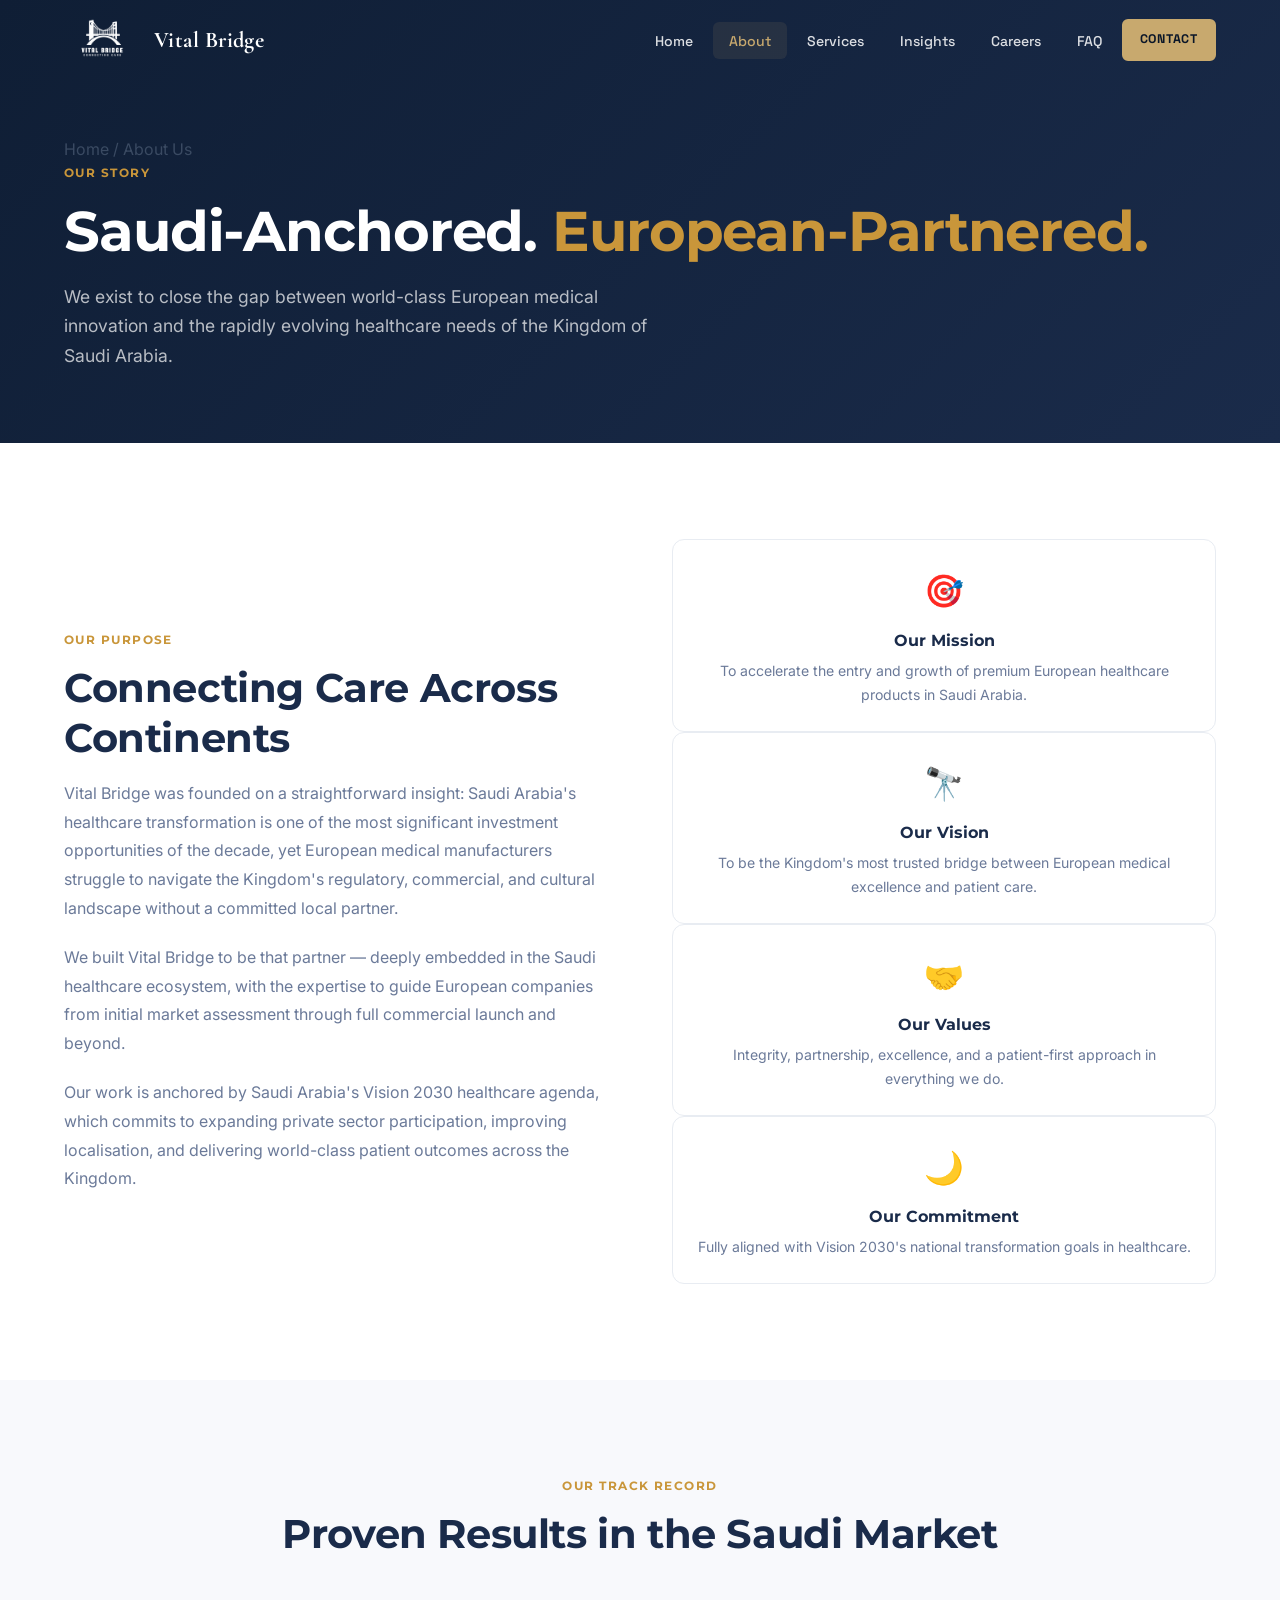
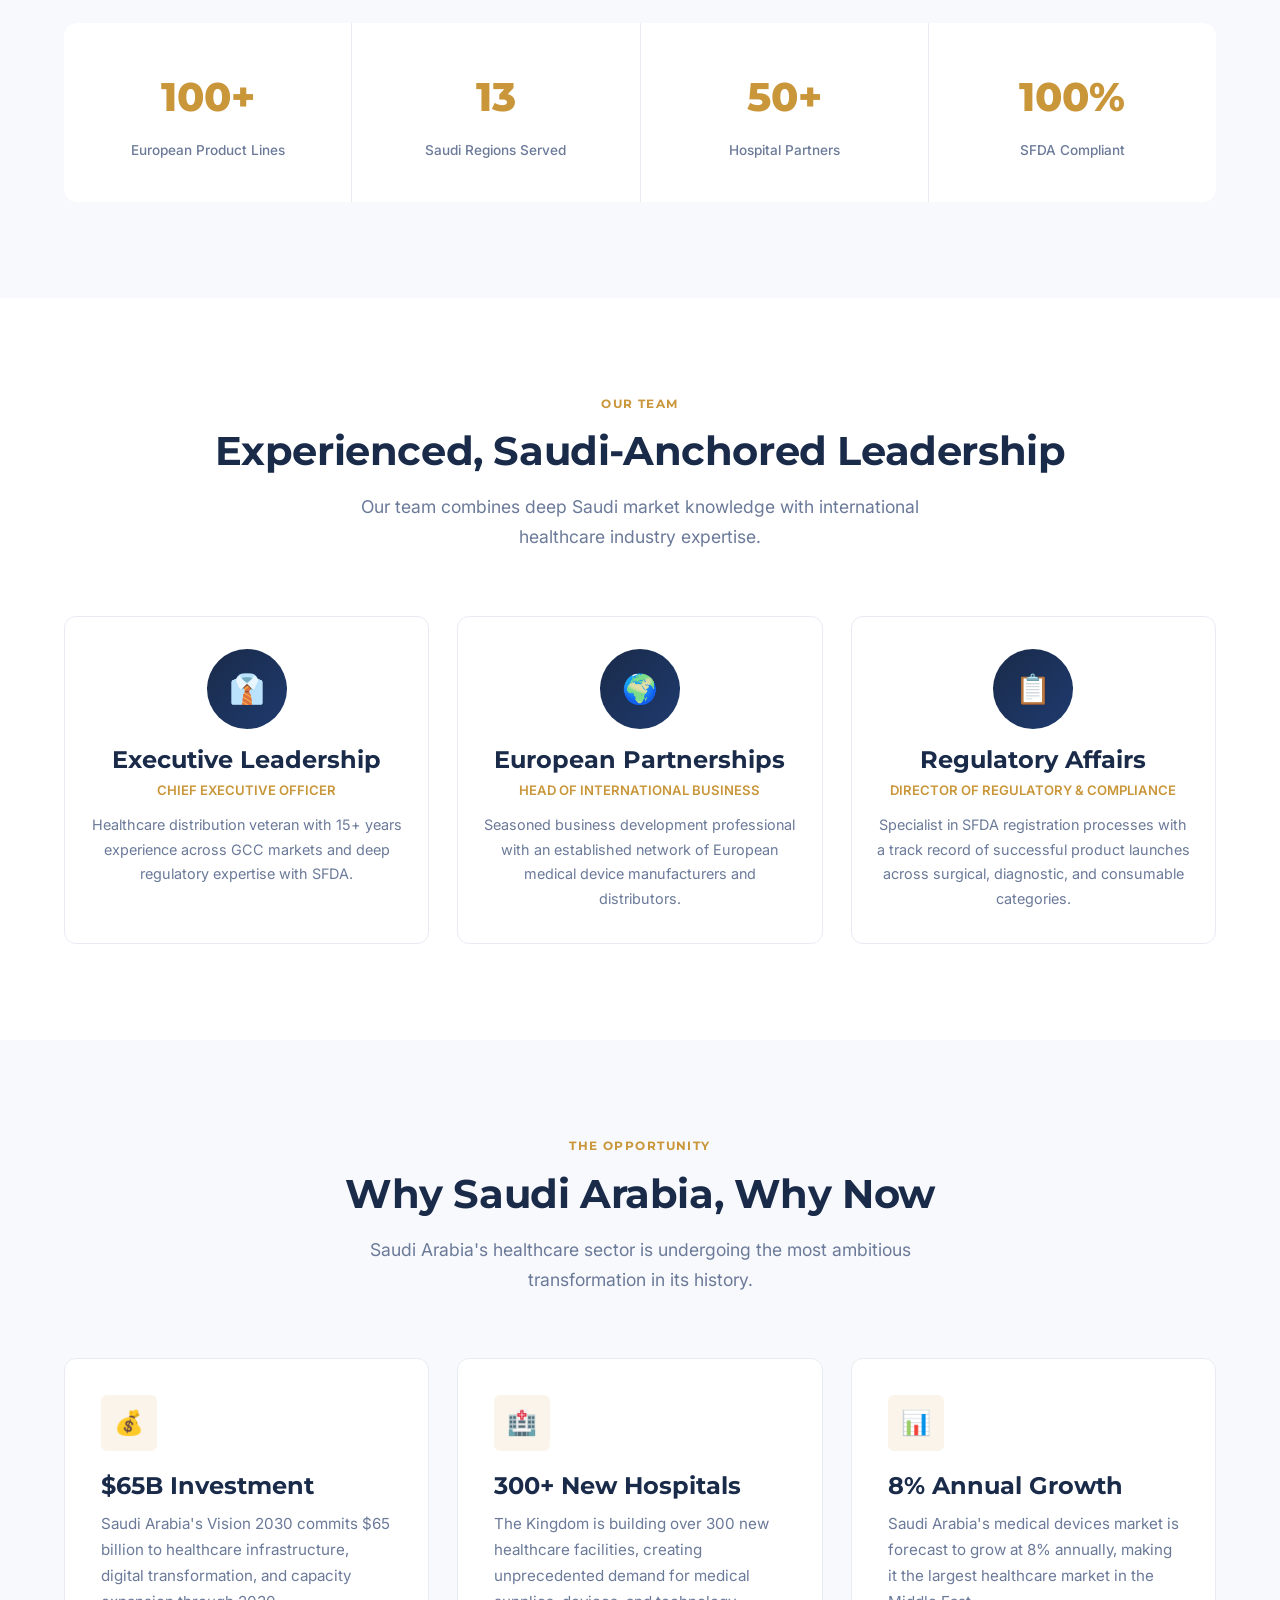
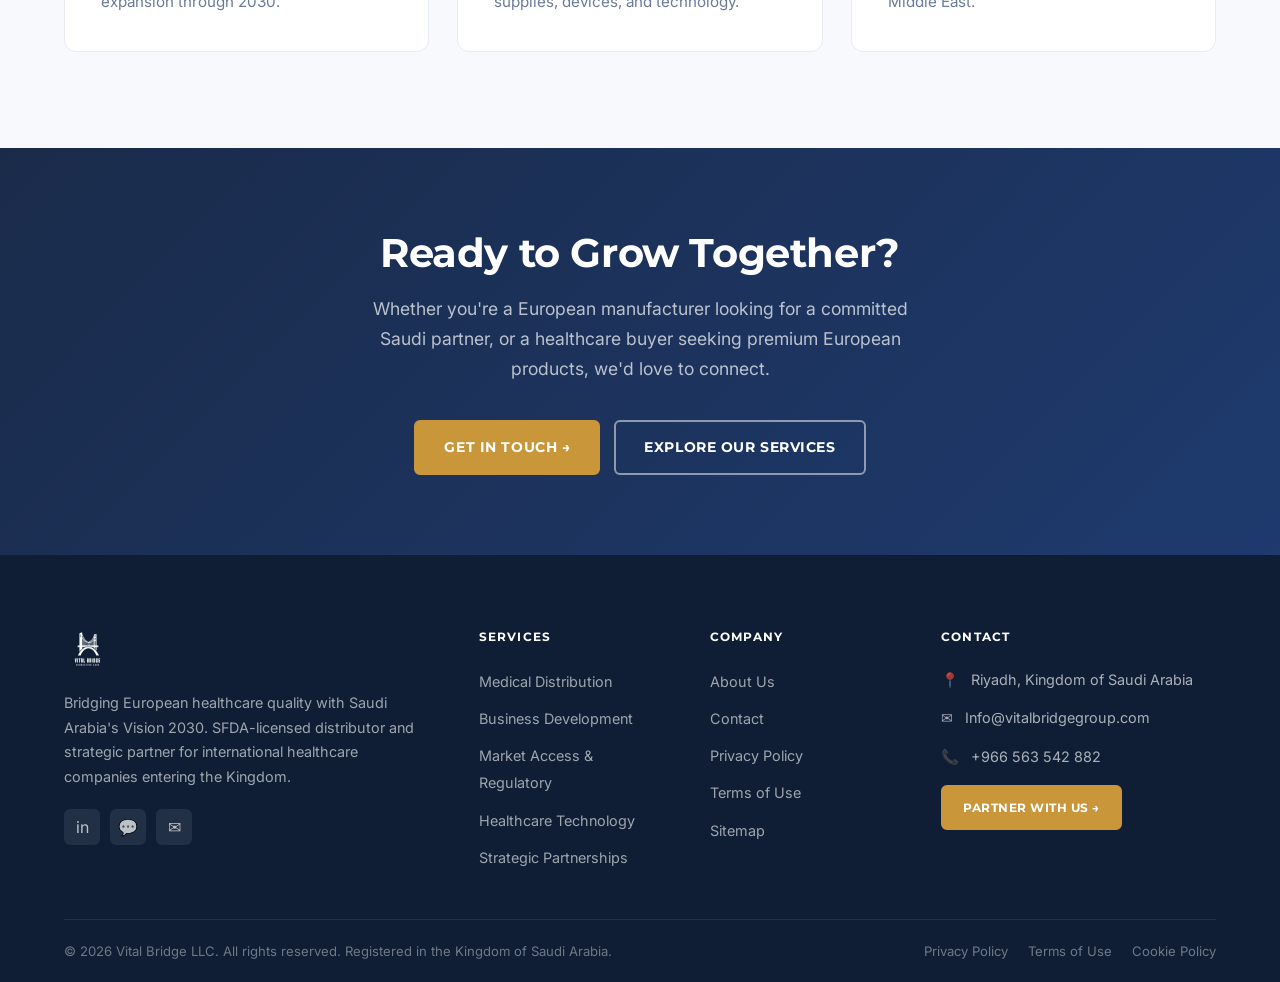
<file: about.html>
<!DOCTYPE html>
<html lang="en">
<head>
  <meta charset="UTF-8" />
  <meta name="viewport" content="width=device-width, initial-scale=1.0" />
  <title>About Us — Vital Bridge Healthcare Distribution</title>
  <meta name="description" content="Learn about Vital Bridge — a Saudi-anchored, SFDA-licensed distributor connecting European medical excellence with Saudi Arabia's Vision 2030 healthcare transformation." />
  <link rel="icon" type="image/svg+xml" href="favicon.svg" />
  <link rel="shortcut icon" href="favicon.ico" />
  <link rel="preconnect" href="https://fonts.googleapis.com" />
  <link rel="preconnect" href="https://fonts.gstatic.com" crossorigin />
  <link href="https://fonts.googleapis.com/css2?family=Cormorant+Garamond:ital,wght@0,400;0,600;0,700;1,400&family=Inter:wght@300;400;500;600&family=Montserrat:wght@600;700;800&family=Space+Grotesk:wght@400;500;600;700&display=swap" rel="stylesheet" />
  <link rel="stylesheet" href="css/styles.css" />
</head>
<body>

  <!-- ========== GLOBAL HEADER ========== -->
<header class="header">
  <div class="container header__inner">
    <a href="index.html" class="header__logo">
      <img src="images/vital-bridge-logo.png" alt="Vital Bridge logo" width="40" height="40" />
      <span style="font-weight:700; color:var(--white);">Vital Bridge</span>
    </a>
    <button class="mobile-nav-toggle" aria-label="Toggle navigation" aria-expanded="false">☰</button>
    
    <nav class="nav">
      <ul class="nav__list">
        <li><a href="index.html" class="nav__link">Home</a></li>
        <li><a href="about.html" class="nav__link">About</a></li>
        <li><a href="services.html" class="nav__link">Services</a></li>
        <li><a href="blog.html" class="nav__link">Insights</a></li>
        <li><a href="careers.html" class="nav__link">Careers</a></li>
        <li><a href="faq.html" class="nav__link">FAQ</a></li>
        <li><a href="contact.html" class="btn btn--primary" style="padding:8px 16px;">Contact</a></li>
      </ul>
    </nav>
  </div>
</header>

   <main>

  <section class="page-hero">
    <div class="container">
      <div class="page-hero__inner">
        <div class="breadcrumb">
          <a href="index.html">Home</a>
          <span class="breadcrumb__sep">/</span>
          <span>About Us</span>
        </div>
        <span class="page-hero__label">Our Story</span>
        <h1 class="page-hero__title">Saudi-Anchored. <em>European-Partnered.</em></h1>
        <p class="page-hero__subtitle">We exist to close the gap between world-class European medical innovation and the rapidly evolving healthcare needs of the Kingdom of Saudi Arabia.</p>
      </div>
    </div>
  </section>

  <section class="section">
    <div class="container">
      <div style="display:grid;grid-template-columns:1fr 1fr;gap:64px;align-items:center;">
        <div class="reveal">
          <span class="section-label">Our Purpose</span>
          <h2 class="section-title">Connecting Care Across Continents</h2>
          <p style="color:var(--text-muted);margin-bottom:20px;line-height:1.8;">Vital Bridge was founded on a straightforward insight: Saudi Arabia's healthcare transformation is one of the most significant investment opportunities of the decade, yet European medical manufacturers struggle to navigate the Kingdom's regulatory, commercial, and cultural landscape without a committed local partner.</p>
          <p style="color:var(--text-muted);margin-bottom:20px;line-height:1.8;">We built Vital Bridge to be that partner — deeply embedded in the Saudi healthcare ecosystem, with the expertise to guide European companies from initial market assessment through full commercial launch and beyond.</p>
          <p style="color:var(--text-muted);line-height:1.8;">Our work is anchored by Saudi Arabia's Vision 2030 healthcare agenda, which commits to expanding private sector participation, improving localisation, and delivering world-class patient outcomes across the Kingdom.</p>
        </div>
        <div class="reveal grid-2">
          <div class="card" style="text-align:center; padding: 24px;">
            <div style="font-size:2rem;margin-bottom:12px;">🎯</div>
            <h3 style="font-size:1rem;margin-bottom:8px;">Our Mission</h3>
            <p style="font-size:0.88rem;color:var(--text-muted);">To accelerate the entry and growth of premium European healthcare products in Saudi Arabia.</p>
          </div>
          <div class="card" style="text-align:center; padding: 24px;">
            <div style="font-size:2rem;margin-bottom:12px;">🔭</div>
            <h3 style="font-size:1rem;margin-bottom:8px;">Our Vision</h3>
            <p style="font-size:0.88rem;color:var(--text-muted);">To be the Kingdom's most trusted bridge between European medical excellence and patient care.</p>
          </div>
          <div class="card" style="text-align:center; padding: 24px;">
            <div style="font-size:2rem;margin-bottom:12px;">🤝</div>
            <h3 style="font-size:1rem;margin-bottom:8px;">Our Values</h3>
            <p style="font-size:0.88rem;color:var(--text-muted);">Integrity, partnership, excellence, and a patient-first approach in everything we do.</p>
          </div>
          <div class="card" style="text-align:center; padding: 24px;">
            <div style="font-size:2rem;margin-bottom:12px;">🌙</div>
            <h3 style="font-size:1rem;margin-bottom:8px;">Our Commitment</h3>
            <p style="font-size:0.88rem;color:var(--text-muted);">Fully aligned with Vision 2030's national transformation goals in healthcare.</p>
          </div>
        </div>
      </div>
    </div>
  </section>

  <section class="section section--alt">
    <div class="container">
      <div class="section-header text-center reveal">
        <span class="section-label">Our Track Record</span>
        <h2 class="section-title">Proven Results in the Saudi Market</h2>
      </div>
      <div class="stats-grid reveal">
        <div class="stat-item">
          <div class="stat-item__value">100+</div>
          <div class="stat-item__label">European Product Lines</div>
        </div>
        <div class="stat-item">
          <div class="stat-item__value">13</div>
          <div class="stat-item__label">Saudi Regions Served</div>
        </div>
        <div class="stat-item">
          <div class="stat-item__value">50+</div>
          <div class="stat-item__label">Hospital Partners</div>
        </div>
        <div class="stat-item">
          <div class="stat-item__value">100%</div>
          <div class="stat-item__label">SFDA Compliant</div>
        </div>
      </div>
    </div>
  </section>

  <section class="section" aria-labelledby="teamHeading">
    <div class="container">
      <div class="section-header text-center reveal">
        <span class="section-label">Our Team</span>
        <h2 id="teamHeading" class="section-title">Experienced, Saudi-Anchored Leadership</h2>
        <p class="section-subtitle">Our team combines deep Saudi market knowledge with international healthcare industry expertise.</p>
      </div>
      <div class="grid-3">
        <div class="team-card reveal reveal-delay-1">
          <div class="team-card__avatar">👔</div>
          <div class="team-card__body">
            <h3 class="team-card__name">Executive Leadership</h3>
            <p class="team-card__role">Chief Executive Officer</p>
            <p class="team-card__bio">Healthcare distribution veteran with 15+ years experience across GCC markets and deep regulatory expertise with SFDA.</p>
          </div>
        </div>
        <div class="team-card reveal reveal-delay-2">
          <div class="team-card__avatar">🌍</div>
          <div class="team-card__body">
            <h3 class="team-card__name">European Partnerships</h3>
            <p class="team-card__role">Head of International Business</p>
            <p class="team-card__bio">Seasoned business development professional with an established network of European medical device manufacturers and distributors.</p>
          </div>
        </div>
        <div class="team-card reveal reveal-delay-3">
          <div class="team-card__avatar">📋</div>
          <div class="team-card__body">
            <h3 class="team-card__name">Regulatory Affairs</h3>
            <p class="team-card__role">Director of Regulatory &amp; Compliance</p>
            <p class="team-card__bio">Specialist in SFDA registration processes with a track record of successful product launches across surgical, diagnostic, and consumable categories.</p>
          </div>
        </div>
      </div>
    </div>
  </section>

  <section class="section section--alt" aria-labelledby="marketHeading">
    <div class="container">
      <div class="section-header text-center reveal">
        <span class="section-label">The Opportunity</span>
        <h2 id="marketHeading" class="section-title">Why Saudi Arabia, Why Now</h2>
        <p class="section-subtitle">Saudi Arabia's healthcare sector is undergoing the most ambitious transformation in its history.</p>
      </div>
      <div class="grid-3">
        <div class="card reveal reveal-delay-1">
          <div class="card__icon">💰</div>
          <h3 class="card__title">$65B Investment</h3>
          <p class="card__text">Saudi Arabia's Vision 2030 commits $65 billion to healthcare infrastructure, digital transformation, and capacity expansion through 2030.</p>
        </div>
        <div class="card reveal reveal-delay-2">
          <div class="card__icon">🏥</div>
          <h3 class="card__title">300+ New Hospitals</h3>
          <p class="card__text">The Kingdom is building over 300 new healthcare facilities, creating unprecedented demand for medical supplies, devices, and technology.</p>
        </div>
        <div class="card reveal reveal-delay-3">
          <div class="card__icon">📊</div>
          <h3 class="card__title">8% Annual Growth</h3>
          <p class="card__text">Saudi Arabia's medical devices market is forecast to grow at 8% annually, making it the largest healthcare market in the Middle East.</p>
        </div>
      </div>
    </div>
  </section>

  <section class="cta-banner">
    <div class="container">
      <div class="cta-banner__inner reveal">
        <h2>Ready to Grow Together?</h2>
        <p>Whether you're a European manufacturer looking for a committed Saudi partner, or a healthcare buyer seeking premium European products, we'd love to connect.</p>
        <div class="cta-banner__actions">
          <a href="contact.html" class="btn btn--primary">Get in Touch →</a>
          <a href="services.html" class="btn btn--outline">Explore Our Services</a>
        </div>
      </div>
    </div>
  </section>

    </main>

 <footer class="footer">
    <div class="container">
      <div class="footer__grid">
        <div class="footer__brand">
          <img src="images/vital-bridge-logo.png" alt="Vital Bridge logo" width="48" height="48" loading="lazy" />
          <p>Bridging European healthcare quality with Saudi Arabia's Vision 2030. SFDA-licensed distributor and strategic partner for international healthcare companies entering the Kingdom.</p>
          <div class="footer__social">
            <a href="https://linkedin.com/" target="_blank" rel="noopener" aria-label="LinkedIn">in</a>
            <a href="https://wa.me/966563542882" target="_blank" rel="noopener" aria-label="WhatsApp">💬</a>
            <a href="mailto:Info@vitalbridgegroup.com" aria-label="Email">✉</a>
          </div>
        </div>
        <div>
          <p class="footer__heading">Services</p>
          <ul class="footer__links">
            <li><a href="services.html#distribution">Medical Distribution</a></li>
            <li><a href="services.html#bizdev">Business Development</a></li>
            <li><a href="services.html#regulatory">Market Access &amp; Regulatory</a></li>
            <li><a href="services.html#technology">Healthcare Technology</a></li>
            <li><a href="services.html#partnerships">Strategic Partnerships</a></li>
          </ul>
        </div>
        <div>
          <p class="footer__heading">Company</p>
          <ul class="footer__links">
            <li><a href="about.html">About Us</a></li>
            <li><a href="contact.html">Contact</a></li>
            <li><a href="privacy-policy.html">Privacy Policy</a></li>
            <li><a href="terms-of-use.html">Terms of Use</a></li>
            <li><a href="sitemap.html">Sitemap</a></li>
          </ul>
        </div>
        <div>
          <p class="footer__heading">Contact</p>
          <div class="footer__contact-item"><span>📍</span><span>Riyadh, Kingdom of Saudi Arabia</span></div>
          <div class="footer__contact-item"><span>✉</span><a href="mailto:Info@vitalbridgegroup.com" style="color:rgba(255,255,255,0.65);">Info@vitalbridgegroup.com</a></div>
          <div class="footer__contact-item"><span>📞</span><a href="tel:+966563542882" style="color:rgba(255,255,255,0.65);">+966 563 542 882</a></div>
          <div style="margin-top:16px;"><a href="contact.html" class="btn btn--primary" style="font-size:0.78rem;padding:10px 20px;">Partner With Us →</a></div>
        </div>
      </div>
      <div class="footer__bottom">
        <p>© 2026 Vital Bridge LLC. All rights reserved. Registered in the Kingdom of Saudi Arabia.</p>
        <div class="footer__bottom-links">
          <a href="privacy-policy.html">Privacy Policy</a>
          <a href="terms-of-use.html">Terms of Use</a>
          <a href="sitemap.html#cookies">Cookie Policy</a>
        </div>
      </div>
    </div>
  </footer>

  <button class="back-to-top" aria-label="Back to top">↑</button>
  <script src="js/main.js"></script>
</body>
</html>
</file>
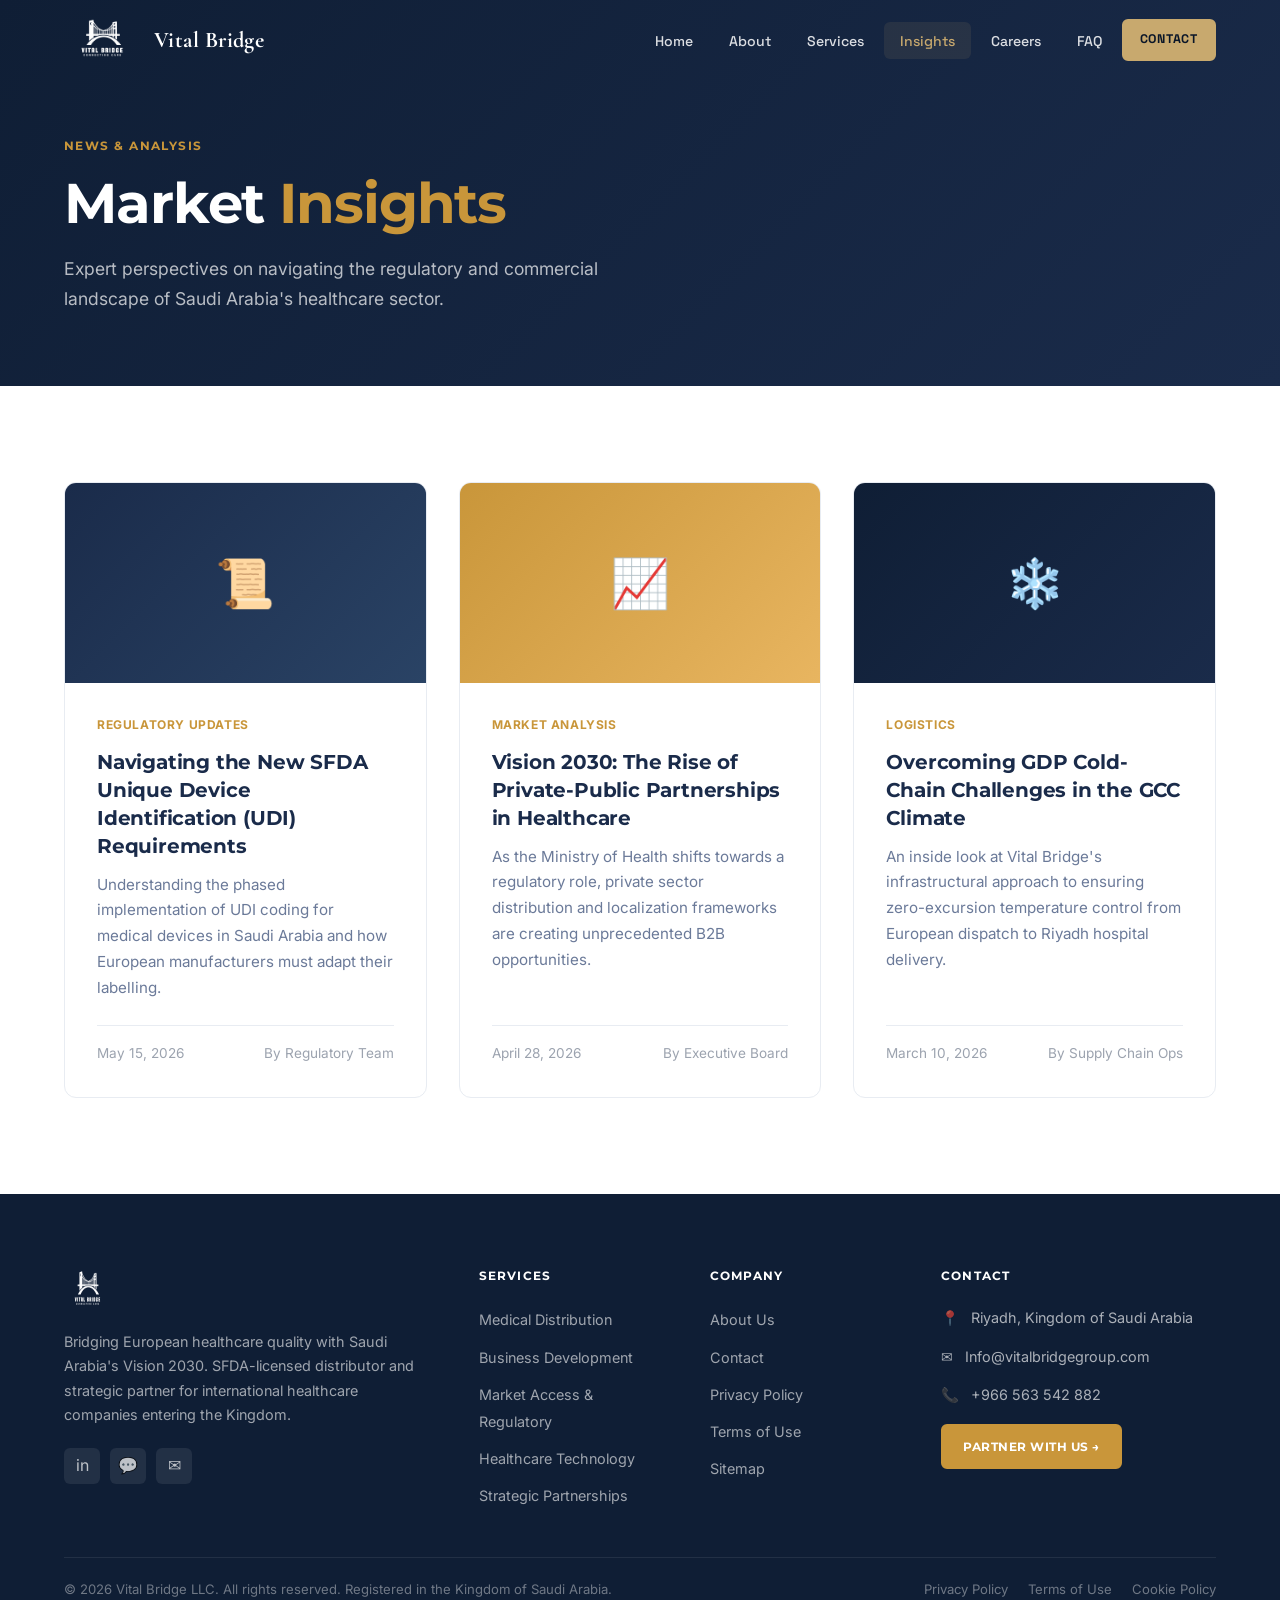
<file: blog.html>
<!DOCTYPE html>
<html lang="en">
<head>
  <meta charset="UTF-8" />
  <meta name="viewport" content="width=device-width, initial-scale=1.0" />
  <title>Market Insights — Vital Bridge Healthcare</title>
  <meta name="description" content="Stay updated with the latest news on Saudi Arabia's healthcare transformation, SFDA regulatory updates, and medical distribution strategies." />
  <link rel="icon" type="image/svg+xml" href="favicon.svg" />
  <link rel="shortcut icon" href="favicon.ico" />
  <link rel="preconnect" href="https://fonts.googleapis.com" />
  <link rel="preconnect" href="https://fonts.gstatic.com" crossorigin />
  <link href="https://fonts.googleapis.com/css2?family=Cormorant+Garamond:ital,wght@0,400;0,600;0,700;1,400&family=Inter:wght@300;400;500;600&family=Montserrat:wght@600;700;800&family=Space+Grotesk:wght@400;500;600;700&display=swap" rel="stylesheet" />
  <link rel="stylesheet" href="css/styles.css" />
  <style>
    .blog-grid { display: grid; grid-template-columns: repeat(auto-fill, minmax(320px, 1fr)); gap: 32px; }
    .blog-card { background: var(--white); border: 1px solid var(--light-gray); border-radius: var(--radius-md); overflow: hidden; transition: all var(--transition); display: flex; flex-direction: column; }
    .blog-card:hover { transform: translateY(-4px); box-shadow: var(--shadow-lg); }
    .blog-img { height: 200px; background: var(--navy); display: flex; align-items: center; justify-content: center; font-size: 3rem; color: var(--white); }
    .blog-content { padding: 32px; flex-grow: 1; display: flex; flex-direction: column; }
    .blog-category { font-size: 0.75rem; font-weight: 700; color: var(--gold); text-transform: uppercase; letter-spacing: 0.05em; margin-bottom: 12px; }
    .blog-title { font-size: 1.25rem; margin-bottom: 12px; line-height: 1.4; }
    .blog-title a { transition: color var(--transition); }
    .blog-title a:hover { color: var(--gold); }
    .blog-excerpt { color: var(--text-muted); font-size: 0.95rem; margin-bottom: 24px; flex-grow: 1; }
    .blog-meta { display: flex; justify-content: space-between; align-items: center; border-top: 1px solid var(--light-gray); padding-top: 16px; font-size: 0.85rem; color: #9ca3af; }
  </style>
</head>
<body>

  <!-- ========== GLOBAL HEADER ========== -->
<header class="header">
  <div class="container header__inner">
    <a href="index.html" class="header__logo">
      <img src="images/vital-bridge-logo.png" alt="Vital Bridge logo" width="40" height="40" />
      <span style="font-weight:700; color:var(--white);">Vital Bridge</span>
    </a>
    <button class="mobile-nav-toggle" aria-label="Toggle navigation" aria-expanded="false">☰</button>
    
    <nav class="nav">
      <ul class="nav__list">
        <li><a href="index.html" class="nav__link">Home</a></li>
        <li><a href="about.html" class="nav__link">About</a></li>
        <li><a href="services.html" class="nav__link">Services</a></li>
        <li><a href="blog.html" class="nav__link">Insights</a></li>
        <li><a href="careers.html" class="nav__link">Careers</a></li>
        <li><a href="faq.html" class="nav__link">FAQ</a></li>
        <li><a href="contact.html" class="btn btn--primary" style="padding:8px 16px;">Contact</a></li>
      </ul>
    </nav>
  </div>
</header>

  <main>

  <section class="page-hero">
    <div class="container">
      <div class="page-hero__inner">
        <span class="page-hero__label">News & Analysis</span>
        <h1 class="page-hero__title">Market <em>Insights</em></h1>
        <p class="page-hero__subtitle">Expert perspectives on navigating the regulatory and commercial landscape of Saudi Arabia's healthcare sector.</p>
      </div>
    </div>
  </section>

  <section class="section">
    <div class="container">
      <div class="blog-grid reveal">
        
        <!-- Post 1 -->
        <article class="blog-card">
          <div class="blog-img" style="background: linear-gradient(135deg, #1a2b4a, #2a4365);">📜</div>
          <div class="blog-content">
            <span class="blog-category">Regulatory Updates</span>
            <h2 class="blog-title"><a href="#">Navigating the New SFDA Unique Device Identification (UDI) Requirements</a></h2>
            <p class="blog-excerpt">Understanding the phased implementation of UDI coding for medical devices in Saudi Arabia and how European manufacturers must adapt their labelling.</p>
            <div class="blog-meta">
              <span>May 15, 2026</span>
              <span>By Regulatory Team</span>
            </div>
          </div>
        </article>

        <!-- Post 2 -->
        <article class="blog-card">
          <div class="blog-img" style="background: linear-gradient(135deg, #c9963a, #e8b560);">📈</div>
          <div class="blog-content">
            <span class="blog-category">Market Analysis</span>
            <h2 class="blog-title"><a href="#">Vision 2030: The Rise of Private-Public Partnerships in Healthcare</a></h2>
            <p class="blog-excerpt">As the Ministry of Health shifts towards a regulatory role, private sector distribution and localization frameworks are creating unprecedented B2B opportunities.</p>
            <div class="blog-meta">
              <span>April 28, 2026</span>
              <span>By Executive Board</span>
            </div>
          </div>
        </article>

        <!-- Post 3 -->
        <article class="blog-card">
          <div class="blog-img" style="background: linear-gradient(135deg, #0f1e35, #1a2b4a);">❄️</div>
          <div class="blog-content">
            <span class="blog-category">Logistics</span>
            <h2 class="blog-title"><a href="#">Overcoming GDP Cold-Chain Challenges in the GCC Climate</a></h2>
            <p class="blog-excerpt">An inside look at Vital Bridge's infrastructural approach to ensuring zero-excursion temperature control from European dispatch to Riyadh hospital delivery.</p>
            <div class="blog-meta">
              <span>March 10, 2026</span>
              <span>By Supply Chain Ops</span>
            </div>
          </div>
        </article>

      </div>
    </div>
  </section>

  </main>

  <footer class="footer">
    <div class="container">
      <div class="footer__grid">
        <div class="footer__brand">
          <img src="images/vital-bridge-logo.png" alt="Vital Bridge logo" width="48" height="48" loading="lazy" />
          <p>Bridging European healthcare quality with Saudi Arabia's Vision 2030. SFDA-licensed distributor and strategic partner for international healthcare companies entering the Kingdom.</p>
          <div class="footer__social">
            <a href="https://linkedin.com/" target="_blank" rel="noopener" aria-label="LinkedIn">in</a>
            <a href="https://wa.me/966563542882" target="_blank" rel="noopener" aria-label="WhatsApp">💬</a>
            <a href="mailto:Info@vitalbridgegroup.com" aria-label="Email">✉</a>
          </div>
        </div>
        <div>
          <p class="footer__heading">Services</p>
          <ul class="footer__links">
            <li><a href="services.html#distribution">Medical Distribution</a></li>
            <li><a href="services.html#bizdev">Business Development</a></li>
            <li><a href="services.html#regulatory">Market Access &amp; Regulatory</a></li>
            <li><a href="services.html#technology">Healthcare Technology</a></li>
            <li><a href="services.html#partnerships">Strategic Partnerships</a></li>
          </ul>
        </div>
        <div>
          <p class="footer__heading">Company</p>
          <ul class="footer__links">
            <li><a href="about.html">About Us</a></li>
            <li><a href="contact.html">Contact</a></li>
            <li><a href="privacy-policy.html">Privacy Policy</a></li>
            <li><a href="terms-of-use.html">Terms of Use</a></li>
            <li><a href="sitemap.html">Sitemap</a></li>
          </ul>
        </div>
        <div>
          <p class="footer__heading">Contact</p>
          <div class="footer__contact-item"><span>📍</span><span>Riyadh, Kingdom of Saudi Arabia</span></div>
          <div class="footer__contact-item"><span>✉</span><a href="mailto:Info@vitalbridgegroup.com" style="color:rgba(255,255,255,0.65);">Info@vitalbridgegroup.com</a></div>
          <div class="footer__contact-item"><span>📞</span><a href="tel:+966563542882" style="color:rgba(255,255,255,0.65);">+966 563 542 882</a></div>
          <div style="margin-top:16px;"><a href="contact.html" class="btn btn--primary" style="font-size:0.78rem;padding:10px 20px;">Partner With Us →</a></div>
        </div>
      </div>
      <div class="footer__bottom">
        <p>© 2026 Vital Bridge LLC. All rights reserved. Registered in the Kingdom of Saudi Arabia.</p>
        <div class="footer__bottom-links">
          <a href="privacy-policy.html">Privacy Policy</a>
          <a href="terms-of-use.html">Terms of Use</a>
          <a href="sitemap.html#cookies">Cookie Policy</a>
        </div>
      </div>
    </div>
  </footer>

<script src="js/main.js"></script>
</body>
</html>
</file>
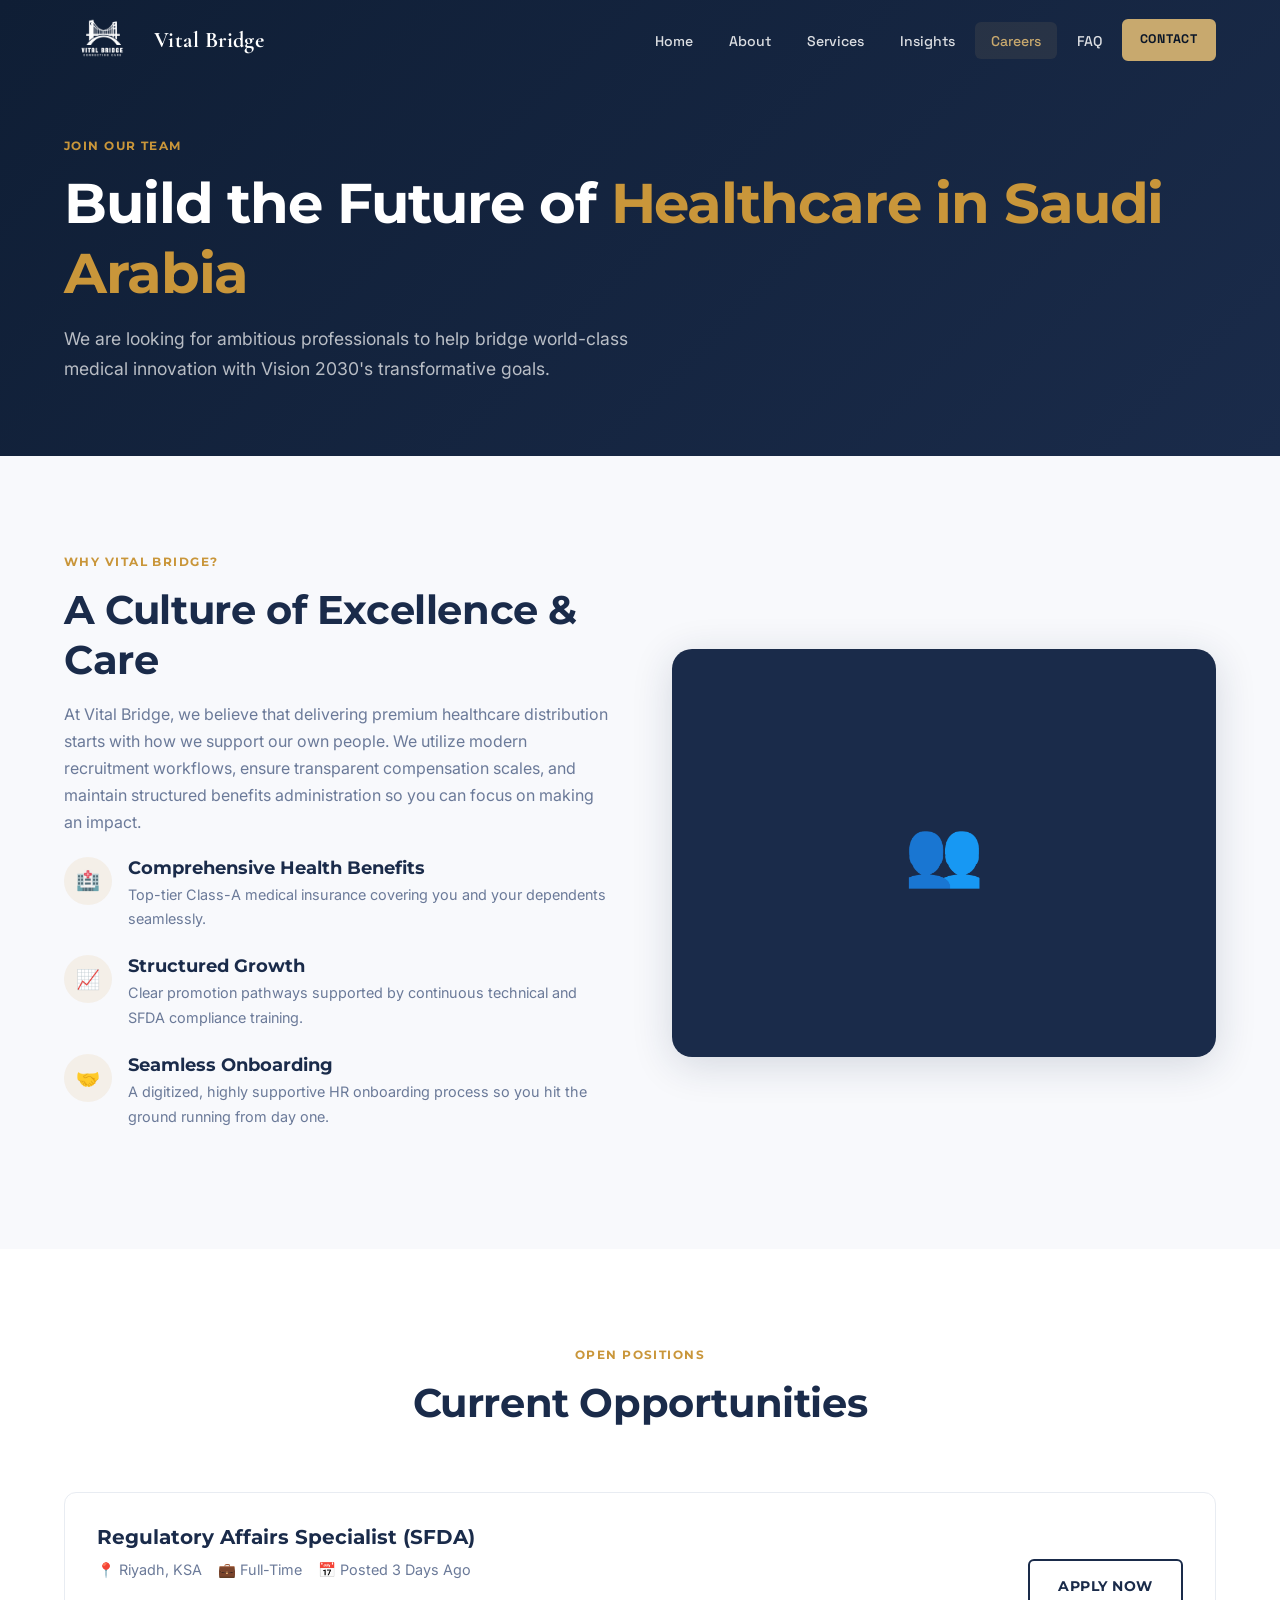
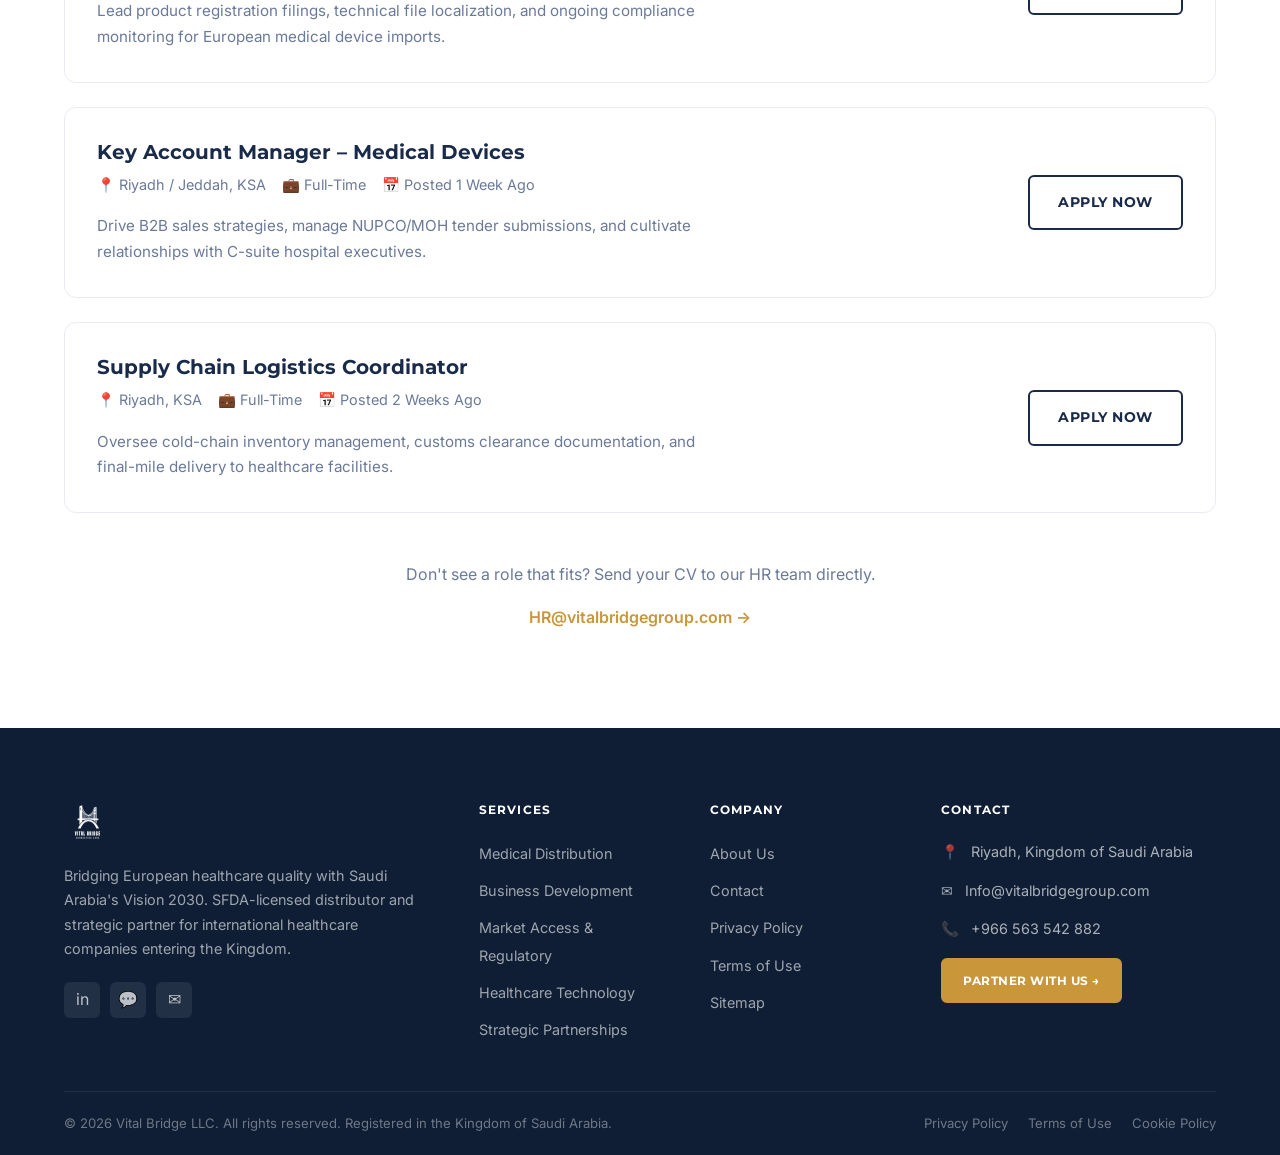
<file: careers.html>
<!DOCTYPE html>
<html lang="en">
<head>
  <meta charset="UTF-8" />
  <meta name="viewport" content="width=device-width, initial-scale=1.0" />
  <title>Careers — Vital Bridge Healthcare</title>
  <meta name="description" content="Join the team at Vital Bridge. We are hiring dynamic professionals in regulatory affairs, supply chain, and medical sales in Riyadh." />
  <link rel="icon" type="image/svg+xml" href="favicon.svg" />
  <link rel="shortcut icon" href="favicon.ico" />
  <link rel="preconnect" href="https://fonts.googleapis.com" />
  <link rel="preconnect" href="https://fonts.gstatic.com" crossorigin />
  <link href="https://fonts.googleapis.com/css2?family=Cormorant+Garamond:ital,wght@0,400;0,600;0,700;1,400&family=Inter:wght@300;400;500;600&family=Montserrat:wght@600;700;800&family=Space+Grotesk:wght@400;500;600;700&display=swap" rel="stylesheet" />
  <link rel="stylesheet" href="css/styles.css" />
  <style>
    .job-card { background: var(--white); border: 1px solid var(--light-gray); border-radius: var(--radius-md); padding: 32px; margin-bottom: 24px; transition: all var(--transition); display: flex; justify-content: space-between; align-items: center; gap: 24px; flex-wrap: wrap; }
    .job-card:hover { transform: translateY(-4px); box-shadow: var(--shadow-md); border-color: rgba(201, 150, 58, 0.3); }
    .job-title { font-size: 1.25rem; color: var(--navy); margin-bottom: 8px; }
    .job-meta { display: flex; gap: 16px; color: var(--text-muted); font-size: 0.9rem; margin-bottom: 16px; flex-wrap: wrap; }
    .job-meta span { display: flex; align-items: center; gap: 6px; }
    .benefit-item { display: flex; gap: 16px; margin-bottom: 24px; }
    .benefit-icon { width: 48px; height: 48px; background: rgba(201, 150, 58, 0.1); color: var(--gold); border-radius: 50%; display: flex; align-items: center; justify-content: center; font-size: 1.2rem; flex-shrink: 0; }
  </style>
</head>
<body>

  <!-- ========== GLOBAL HEADER ========== -->
<header class="header">
  <div class="container header__inner">
    <a href="index.html" class="header__logo">
      <img src="images/vital-bridge-logo.png" alt="Vital Bridge logo" width="40" height="40" />
      <span style="font-weight:700; color:var(--white);">Vital Bridge</span>
    </a>
    <button class="mobile-nav-toggle" aria-label="Toggle navigation" aria-expanded="false">☰</button>
    
    <nav class="nav">
      <ul class="nav__list">
        <li><a href="index.html" class="nav__link">Home</a></li>
        <li><a href="about.html" class="nav__link">About</a></li>
        <li><a href="services.html" class="nav__link">Services</a></li>
        <li><a href="blog.html" class="nav__link">Insights</a></li>
        <li><a href="careers.html" class="nav__link">Careers</a></li>
        <li><a href="faq.html" class="nav__link">FAQ</a></li>
        <li><a href="contact.html" class="btn btn--primary" style="padding:8px 16px;">Contact</a></li>
      </ul>
    </nav>
  </div>
</header>

  <main>

  <section class="page-hero">
    <div class="container">
      <div class="page-hero__inner">
        <span class="page-hero__label">Join Our Team</span>
        <h1 class="page-hero__title">Build the Future of <em>Healthcare in Saudi Arabia</em></h1>
        <p class="page-hero__subtitle">We are looking for ambitious professionals to help bridge world-class medical innovation with Vision 2030's transformative goals.</p>
      </div>
    </div>
  </section>

  <section class="section section--alt">
    <div class="container">
      <div style="display: grid; grid-template-columns: 1fr 1fr; gap: 64px; align-items: center;">
        <div class="reveal">
          <span class="section-label">Why Vital Bridge?</span>
          <h2 class="section-title">A Culture of Excellence &amp; Care</h2>
          <p style="color: var(--text-muted); margin-bottom: 20px;">At Vital Bridge, we believe that delivering premium healthcare distribution starts with how we support our own people. We utilize modern recruitment workflows, ensure transparent compensation scales, and maintain structured benefits administration so you can focus on making an impact.</p>
          <div class="benefit-item">
            <div class="benefit-icon">🏥</div>
            <div>
              <h3 style="font-size: 1.1rem; margin-bottom: 4px;">Comprehensive Health Benefits</h3>
              <p style="font-size: 0.9rem; color: var(--text-muted);">Top-tier Class-A medical insurance covering you and your dependents seamlessly.</p>
            </div>
          </div>
          <div class="benefit-item">
            <div class="benefit-icon">📈</div>
            <div>
              <h3 style="font-size: 1.1rem; margin-bottom: 4px;">Structured Growth</h3>
              <p style="font-size: 0.9rem; color: var(--text-muted);">Clear promotion pathways supported by continuous technical and SFDA compliance training.</p>
            </div>
          </div>
          <div class="benefit-item">
            <div class="benefit-icon">🤝</div>
            <div>
              <h3 style="font-size: 1.1rem; margin-bottom: 4px;">Seamless Onboarding</h3>
              <p style="font-size: 0.9rem; color: var(--text-muted);">A digitized, highly supportive HR onboarding process so you hit the ground running from day one.</p>
            </div>
          </div>
        </div>
        <div class="reveal reveal-delay-2" style="border-radius: var(--radius-lg); overflow: hidden; box-shadow: var(--shadow-lg);">
          <!-- Placeholder for a professional office/team photo -->
          <div style="background: var(--navy); aspect-ratio: 4/3; display: flex; align-items: center; justify-content: center; font-size: 4rem;">👥</div>
        </div>
      </div>
    </div>
  </section>

  <section class="section">
    <div class="container">
      <div class="section-header text-center reveal">
        <span class="section-label">Open Positions</span>
        <h2 class="section-title">Current Opportunities</h2>
      </div>

      <div class="reveal">
        <div class="job-card">
          <div>
            <h3 class="job-title">Regulatory Affairs Specialist (SFDA)</h3>
            <div class="job-meta">
              <span>📍 Riyadh, KSA</span>
              <span>💼 Full-Time</span>
              <span>📅 Posted 3 Days Ago</span>
            </div>
            <p style="color: var(--text-muted); font-size: 0.95rem; max-width: 600px;">Lead product registration filings, technical file localization, and ongoing compliance monitoring for European medical device imports.</p>
          </div>
          <a href="contact.html" class="btn btn--outline-dark" style="border-color: var(--navy); color: var(--navy);">Apply Now</a>
        </div>

        <div class="job-card">
          <div>
            <h3 class="job-title">Key Account Manager – Medical Devices</h3>
            <div class="job-meta">
              <span>📍 Riyadh / Jeddah, KSA</span>
              <span>💼 Full-Time</span>
              <span>📅 Posted 1 Week Ago</span>
            </div>
            <p style="color: var(--text-muted); font-size: 0.95rem; max-width: 600px;">Drive B2B sales strategies, manage NUPCO/MOH tender submissions, and cultivate relationships with C-suite hospital executives.</p>
          </div>
          <a href="contact.html" class="btn btn--outline-dark" style="border-color: var(--navy); color: var(--navy);">Apply Now</a>
        </div>

        <div class="job-card">
          <div>
            <h3 class="job-title">Supply Chain Logistics Coordinator</h3>
            <div class="job-meta">
              <span>📍 Riyadh, KSA</span>
              <span>💼 Full-Time</span>
              <span>📅 Posted 2 Weeks Ago</span>
            </div>
            <p style="color: var(--text-muted); font-size: 0.95rem; max-width: 600px;">Oversee cold-chain inventory management, customs clearance documentation, and final-mile delivery to healthcare facilities.</p>
          </div>
          <a href="contact.html" class="btn btn--outline-dark" style="border-color: var(--navy); color: var(--navy);">Apply Now</a>
        </div>
      </div>
      
      <div class="text-center reveal" style="margin-top: 48px;">
        <p style="color: var(--text-muted); margin-bottom: 16px;">Don't see a role that fits? Send your CV to our HR team directly.</p>
        <a href="mailto:HR@vitalbridgegroup.com" style="color: var(--gold); font-weight: 600;">HR@vitalbridgegroup.com →</a>
      </div>
    </div>
  </section>

  </main>

  <footer class="footer">
    <div class="container">
      <div class="footer__grid">
        <div class="footer__brand">
          <img src="images/vital-bridge-logo.png" alt="Vital Bridge logo" width="48" height="48" loading="lazy" />
          <p>Bridging European healthcare quality with Saudi Arabia's Vision 2030. SFDA-licensed distributor and strategic partner for international healthcare companies entering the Kingdom.</p>
          <div class="footer__social">
            <a href="https://linkedin.com/" target="_blank" rel="noopener" aria-label="LinkedIn">in</a>
            <a href="https://wa.me/966563542882" target="_blank" rel="noopener" aria-label="WhatsApp">💬</a>
            <a href="mailto:Info@vitalbridgegroup.com" aria-label="Email">✉</a>
          </div>
        </div>
        <div>
          <p class="footer__heading">Services</p>
          <ul class="footer__links">
            <li><a href="services.html#distribution">Medical Distribution</a></li>
            <li><a href="services.html#bizdev">Business Development</a></li>
            <li><a href="services.html#regulatory">Market Access &amp; Regulatory</a></li>
            <li><a href="services.html#technology">Healthcare Technology</a></li>
            <li><a href="services.html#partnerships">Strategic Partnerships</a></li>
          </ul>
        </div>
        <div>
          <p class="footer__heading">Company</p>
          <ul class="footer__links">
            <li><a href="about.html">About Us</a></li>
            <li><a href="contact.html">Contact</a></li>
            <li><a href="privacy-policy.html">Privacy Policy</a></li>
            <li><a href="terms-of-use.html">Terms of Use</a></li>
            <li><a href="sitemap.html">Sitemap</a></li>
          </ul>
        </div>
        <div>
          <p class="footer__heading">Contact</p>
          <div class="footer__contact-item"><span>📍</span><span>Riyadh, Kingdom of Saudi Arabia</span></div>
          <div class="footer__contact-item"><span>✉</span><a href="mailto:Info@vitalbridgegroup.com" style="color:rgba(255,255,255,0.65);">Info@vitalbridgegroup.com</a></div>
          <div class="footer__contact-item"><span>📞</span><a href="tel:+966563542882" style="color:rgba(255,255,255,0.65);">+966 563 542 882</a></div>
          <div style="margin-top:16px;"><a href="contact.html" class="btn btn--primary" style="font-size:0.78rem;padding:10px 20px;">Partner With Us →</a></div>
        </div>
      </div>
      <div class="footer__bottom">
        <p>© 2026 Vital Bridge LLC. All rights reserved. Registered in the Kingdom of Saudi Arabia.</p>
        <div class="footer__bottom-links">
          <a href="privacy-policy.html">Privacy Policy</a>
          <a href="terms-of-use.html">Terms of Use</a>
          <a href="sitemap.html#cookies">Cookie Policy</a>
        </div>
      </div>
    </div>
  </footer>

<script src="js/main.js"></script>
</body>
</html>
</file>
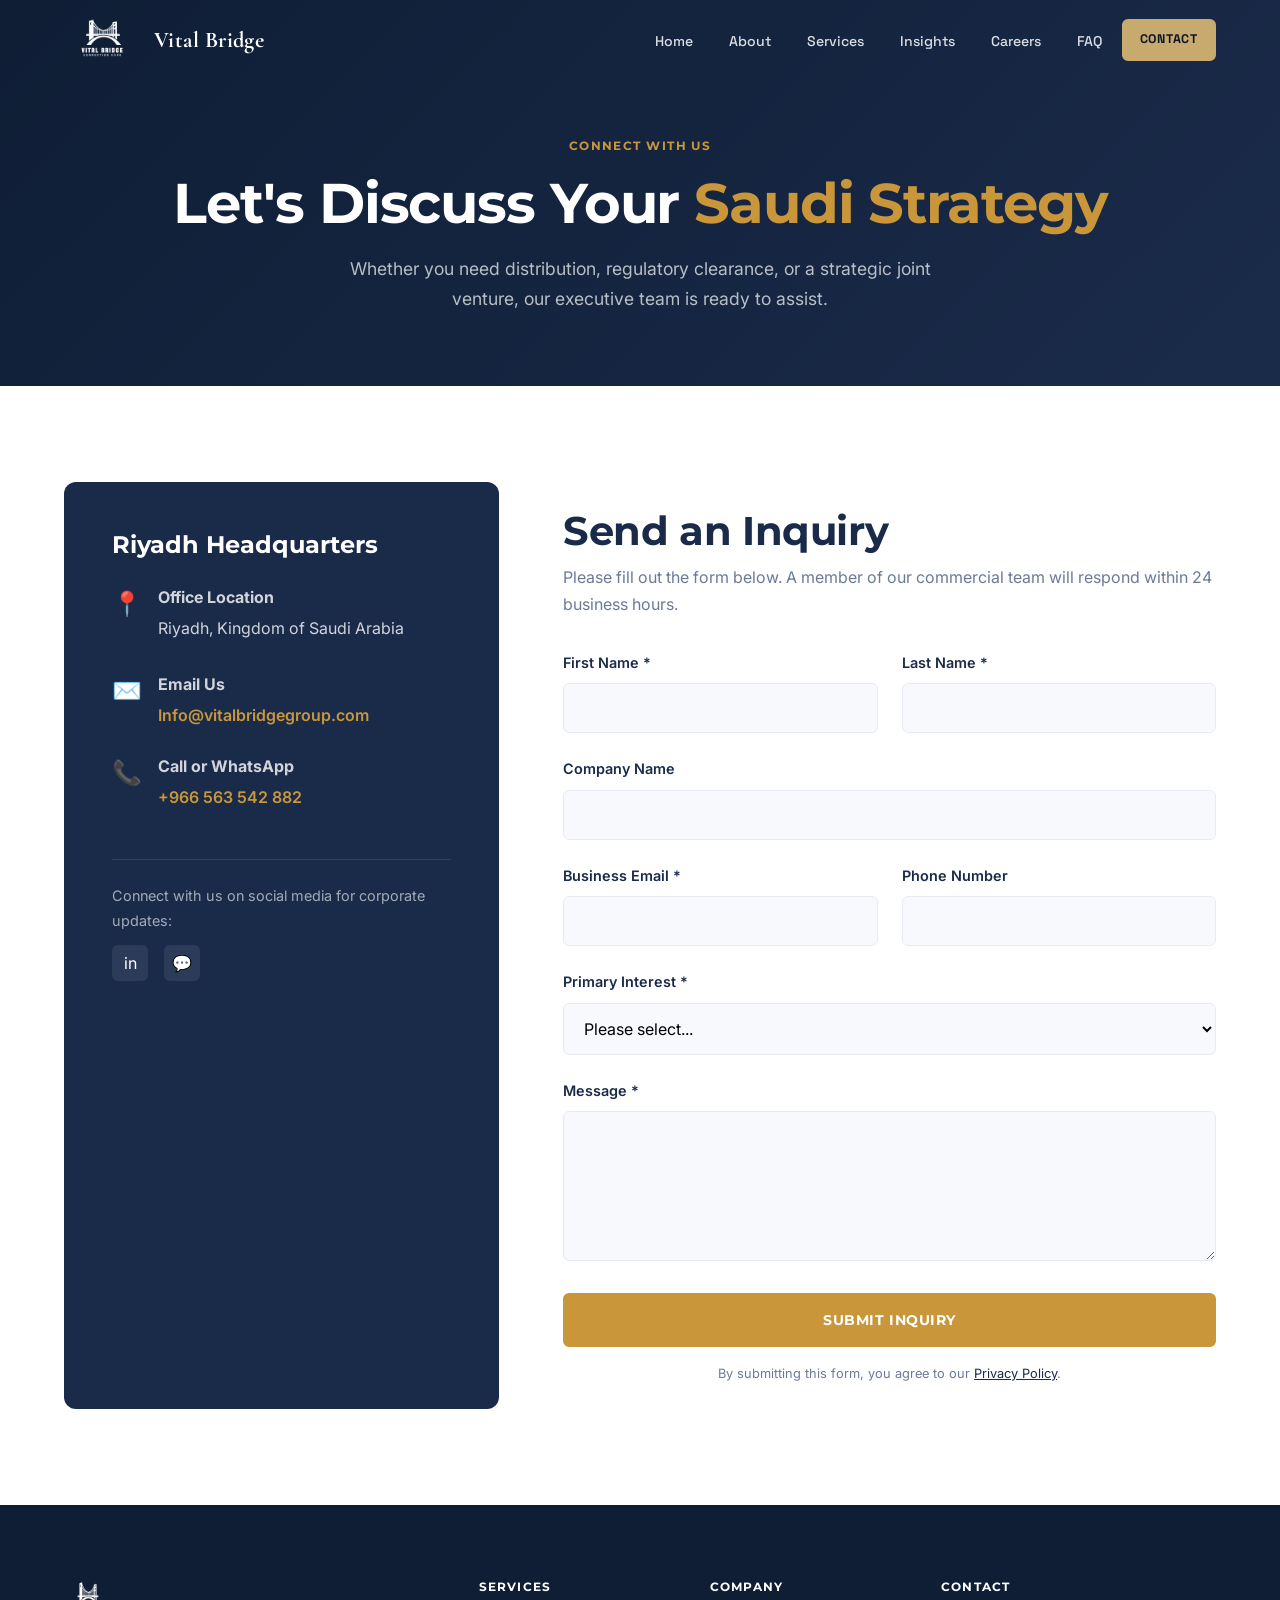
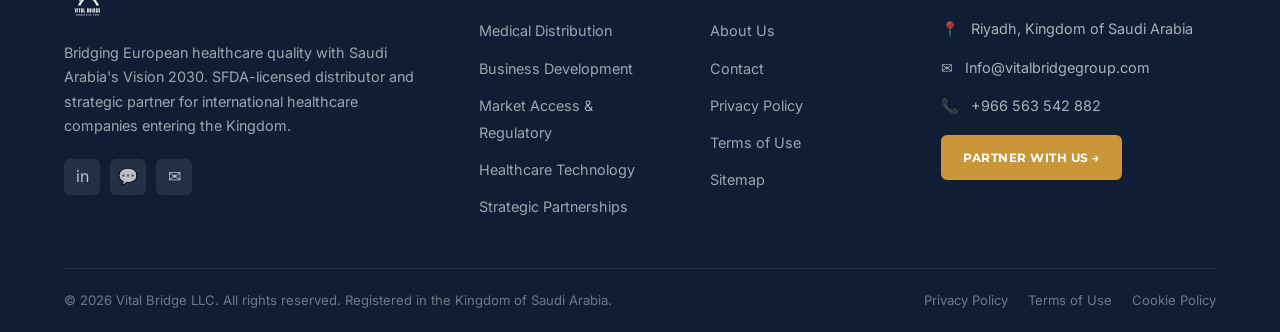
<file: contact.html>
<!DOCTYPE html>
<html lang="en">
<head>
  <meta charset="UTF-8" />
  <meta name="viewport" content="width=device-width, initial-scale=1.0" />
  <title>Contact Us — Vital Bridge Healthcare</title>
  <meta name="description" content="Get in touch with Vital Bridge to discuss strategic partnerships, medical distribution, and SFDA market access in Saudi Arabia." />
  <link rel="icon" type="image/svg+xml" href="favicon.svg" />
  <link rel="shortcut icon" href="favicon.ico" />
  <link rel="preconnect" href="https://fonts.googleapis.com" />
  <link rel="preconnect" href="https://fonts.gstatic.com" crossorigin />
  <link href="https://fonts.googleapis.com/css2?family=Cormorant+Garamond:ital,wght@0,400;0,600;0,700;1,400&family=Inter:wght@300;400;500;600&family=Montserrat:wght@600;700;800&family=Space+Grotesk:wght@400;500;600;700&display=swap" rel="stylesheet" />
  <link rel="stylesheet" href="css/styles.css" />
  <style>
    .contact-grid { display: grid; grid-template-columns: 1fr 1.5fr; gap: 64px; }
    .contact-info-card { background: var(--navy); color: var(--white); padding: 48px; border-radius: var(--radius-md); }
    .contact-info-card h3 { color: var(--white); margin-bottom: 24px; }
    .contact-detail { display: flex; gap: 16px; margin-bottom: 24px; align-items: flex-start; }
    .contact-detail__icon { font-size: 1.5rem; }
    .contact-detail p { color: rgba(255,255,255,0.8); margin-bottom: 4px; }
    .contact-detail a { color: var(--gold); font-weight: 600; }
    .contact-detail a:hover { color: var(--gold-light); }
    
    .form-group { margin-bottom: 24px; }
    .form-group label { display: block; font-size: 0.9rem; font-weight: 600; color: var(--navy); margin-bottom: 8px; }
    .form-control { width: 100%; padding: 14px 16px; border: 1px solid var(--light-gray); border-radius: var(--radius-sm); font-family: var(--font-body); font-size: 1rem; transition: border-color var(--transition); background: var(--off-white); }
    .form-control:focus { outline: none; border-color: var(--gold); background: var(--white); box-shadow: 0 0 0 4px rgba(201, 150, 58, 0.1); }
    textarea.form-control { resize: vertical; min-height: 150px; }
    
    @media (max-width: 768px) {
      .contact-grid { grid-template-columns: 1fr; }
      .contact-info-card { padding: 32px; }
    }
  </style>
</head>
<body>

  <!-- ========== GLOBAL HEADER ========== -->
<header class="header">
  <div class="container header__inner">
    <a href="index.html" class="header__logo">
      <img src="images/vital-bridge-logo.png" alt="Vital Bridge logo" width="40" height="40" />
      <span style="font-weight:700; color:var(--white);">Vital Bridge</span>
    </a>
    <button class="mobile-nav-toggle" aria-label="Toggle navigation" aria-expanded="false">☰</button>
    
    <nav class="nav">
      <ul class="nav__list">
        <li><a href="index.html" class="nav__link">Home</a></li>
        <li><a href="about.html" class="nav__link">About</a></li>
        <li><a href="services.html" class="nav__link">Services</a></li>
        <li><a href="blog.html" class="nav__link">Insights</a></li>
        <li><a href="careers.html" class="nav__link">Careers</a></li>
        <li><a href="faq.html" class="nav__link">FAQ</a></li>
        <li><a href="contact.html" class="btn btn--primary" style="padding:8px 16px;">Contact</a></li>
      </ul>
    </nav>
  </div>
</header>

  <main>

  <section class="page-hero">
    <div class="container">
      <div class="page-hero__inner text-center">
        <span class="page-hero__label">Connect With Us</span>
        <h1 class="page-hero__title" style="margin-left: auto; margin-right: auto;">Let's Discuss Your <em>Saudi Strategy</em></h1>
        <p class="page-hero__subtitle" style="margin-left: auto; margin-right: auto;">Whether you need distribution, regulatory clearance, or a strategic joint venture, our executive team is ready to assist.</p>
      </div>
    </div>
  </section>

  <section class="section">
    <div class="container">
      <div class="contact-grid">
        <!-- Contact Info -->
        <div class="contact-info-card reveal reveal-delay-1">
          <h3>Riyadh Headquarters</h3>
          <div class="contact-detail">
            <div class="contact-detail__icon">📍</div>
            <div>
              <p><strong>Office Location</strong></p>
              <p>Riyadh, Kingdom of Saudi Arabia</p>
            </div>
          </div>
          <div class="contact-detail">
            <div class="contact-detail__icon">✉️</div>
            <div>
              <p><strong>Email Us</strong></p>
              <a href="mailto:Info@vitalbridgegroup.com">Info@vitalbridgegroup.com</a>
            </div>
          </div>
          <div class="contact-detail">
            <div class="contact-detail__icon">📞</div>
            <div>
              <p><strong>Call or WhatsApp</strong></p>
              <a href="tel:+966563542882">+966 563 542 882</a>
            </div>
          </div>
          <div style="margin-top: 48px; border-top: 1px solid rgba(255,255,255,0.1); padding-top: 24px;">
            <p style="font-size: 0.9rem; color: rgba(255,255,255,0.6); margin-bottom: 12px;">Connect with us on social media for corporate updates:</p>
            <div class="footer__social" style="gap: 16px;">
              <a href="https://linkedin.com/" target="_blank" rel="noopener">in</a>
              <a href="https://wa.me/966563542882" target="_blank" rel="noopener">💬</a>
            </div>
          </div>
        </div>

        <!-- Contact Form -->
        <div class="reveal reveal-delay-2" style="padding: 24px 0;">
          <h2 style="margin-bottom: 8px;">Send an Inquiry</h2>
          <p style="color: var(--text-muted); margin-bottom: 32px;">Please fill out the form below. A member of our commercial team will respond within 24 business hours.</p>
          
          <form action="#" method="POST">
            <div style="display: grid; grid-template-columns: 1fr 1fr; gap: 24px;">
              <div class="form-group">
                <label for="firstName">First Name *</label>
                <input type="text" id="firstName" name="firstName" class="form-control" required />
              </div>
              <div class="form-group">
                <label for="lastName">Last Name *</label>
                <input type="text" id="lastName" name="lastName" class="form-control" required />
              </div>
            </div>
            <div class="form-group">
              <label for="company">Company Name</label>
              <input type="text" id="company" name="company" class="form-control" />
            </div>
            <div style="display: grid; grid-template-columns: 1fr 1fr; gap: 24px;">
              <div class="form-group">
                <label for="email">Business Email *</label>
                <input type="email" id="email" name="email" class="form-control" required />
              </div>
              <div class="form-group">
                <label for="phone">Phone Number</label>
                <input type="tel" id="phone" name="phone" class="form-control" />
              </div>
            </div>
            <div class="form-group">
              <label for="interest">Primary Interest *</label>
              <select id="interest" name="interest" class="form-control" required>
                <option value="">Please select...</option>
                <option value="distribution">Medical Distribution</option>
                <option value="regulatory">SFDA Regulatory Services</option>
                <option value="tenders">Government Tenders (NUPCO/MOH)</option>
                <option value="other">Other Inquiry</option>
              </select>
            </div>
            <div class="form-group">
              <label for="message">Message *</label>
              <textarea id="message" name="message" class="form-control" required></textarea>
            </div>
            <button type="submit" class="btn btn--primary" style="width: 100%; padding: 16px;">Submit Inquiry</button>
            <p style="font-size: 0.8rem; color: var(--text-muted); margin-top: 16px; text-align: center;">By submitting this form, you agree to our <a href="privacy-policy.html" style="color: var(--navy); text-decoration: underline;">Privacy Policy</a>.</p>
          </form>
        </div>
      </div>
    </div>
  </section>

 
   </main>

   <footer class="footer">
    <div class="container">
      <div class="footer__grid">
        <div class="footer__brand">
          <img src="images/vital-bridge-logo.png" alt="Vital Bridge logo" width="48" height="48" loading="lazy" />
          <p>Bridging European healthcare quality with Saudi Arabia's Vision 2030. SFDA-licensed distributor and strategic partner for international healthcare companies entering the Kingdom.</p>
          <div class="footer__social">
            <a href="https://linkedin.com/" target="_blank" rel="noopener" aria-label="LinkedIn">in</a>
            <a href="https://wa.me/966563542882" target="_blank" rel="noopener" aria-label="WhatsApp">💬</a>
            <a href="mailto:Info@vitalbridgegroup.com" aria-label="Email">✉</a>
          </div>
        </div>
        <div>
          <p class="footer__heading">Services</p>
          <ul class="footer__links">
            <li><a href="services.html#distribution">Medical Distribution</a></li>
            <li><a href="services.html#bizdev">Business Development</a></li>
            <li><a href="services.html#regulatory">Market Access &amp; Regulatory</a></li>
            <li><a href="services.html#technology">Healthcare Technology</a></li>
            <li><a href="services.html#partnerships">Strategic Partnerships</a></li>
          </ul>
        </div>
        <div>
          <p class="footer__heading">Company</p>
          <ul class="footer__links">
            <li><a href="about.html">About Us</a></li>
            <li><a href="contact.html">Contact</a></li>
            <li><a href="privacy-policy.html">Privacy Policy</a></li>
            <li><a href="terms-of-use.html">Terms of Use</a></li>
            <li><a href="sitemap.html">Sitemap</a></li>
          </ul>
        </div>
        <div>
          <p class="footer__heading">Contact</p>
          <div class="footer__contact-item"><span>📍</span><span>Riyadh, Kingdom of Saudi Arabia</span></div>
          <div class="footer__contact-item"><span>✉</span><a href="mailto:Info@vitalbridgegroup.com" style="color:rgba(255,255,255,0.65);">Info@vitalbridgegroup.com</a></div>
          <div class="footer__contact-item"><span>📞</span><a href="tel:+966563542882" style="color:rgba(255,255,255,0.65);">+966 563 542 882</a></div>
          <div style="margin-top:16px;"><a href="contact.html" class="btn btn--primary" style="font-size:0.78rem;padding:10px 20px;">Partner With Us →</a></div>
        </div>
      </div>
      <div class="footer__bottom">
        <p>© 2026 Vital Bridge LLC. All rights reserved. Registered in the Kingdom of Saudi Arabia.</p>
        <div class="footer__bottom-links">
          <a href="privacy-policy.html">Privacy Policy</a>
          <a href="terms-of-use.html">Terms of Use</a>
          <a href="sitemap.html#cookies">Cookie Policy</a>
        </div>
      </div>
    </div>
  </footer>


  <button class="back-to-top" aria-label="Back to top">↑</button>
  <script src="js/main.js"></script>
</body>
</html>
</file>
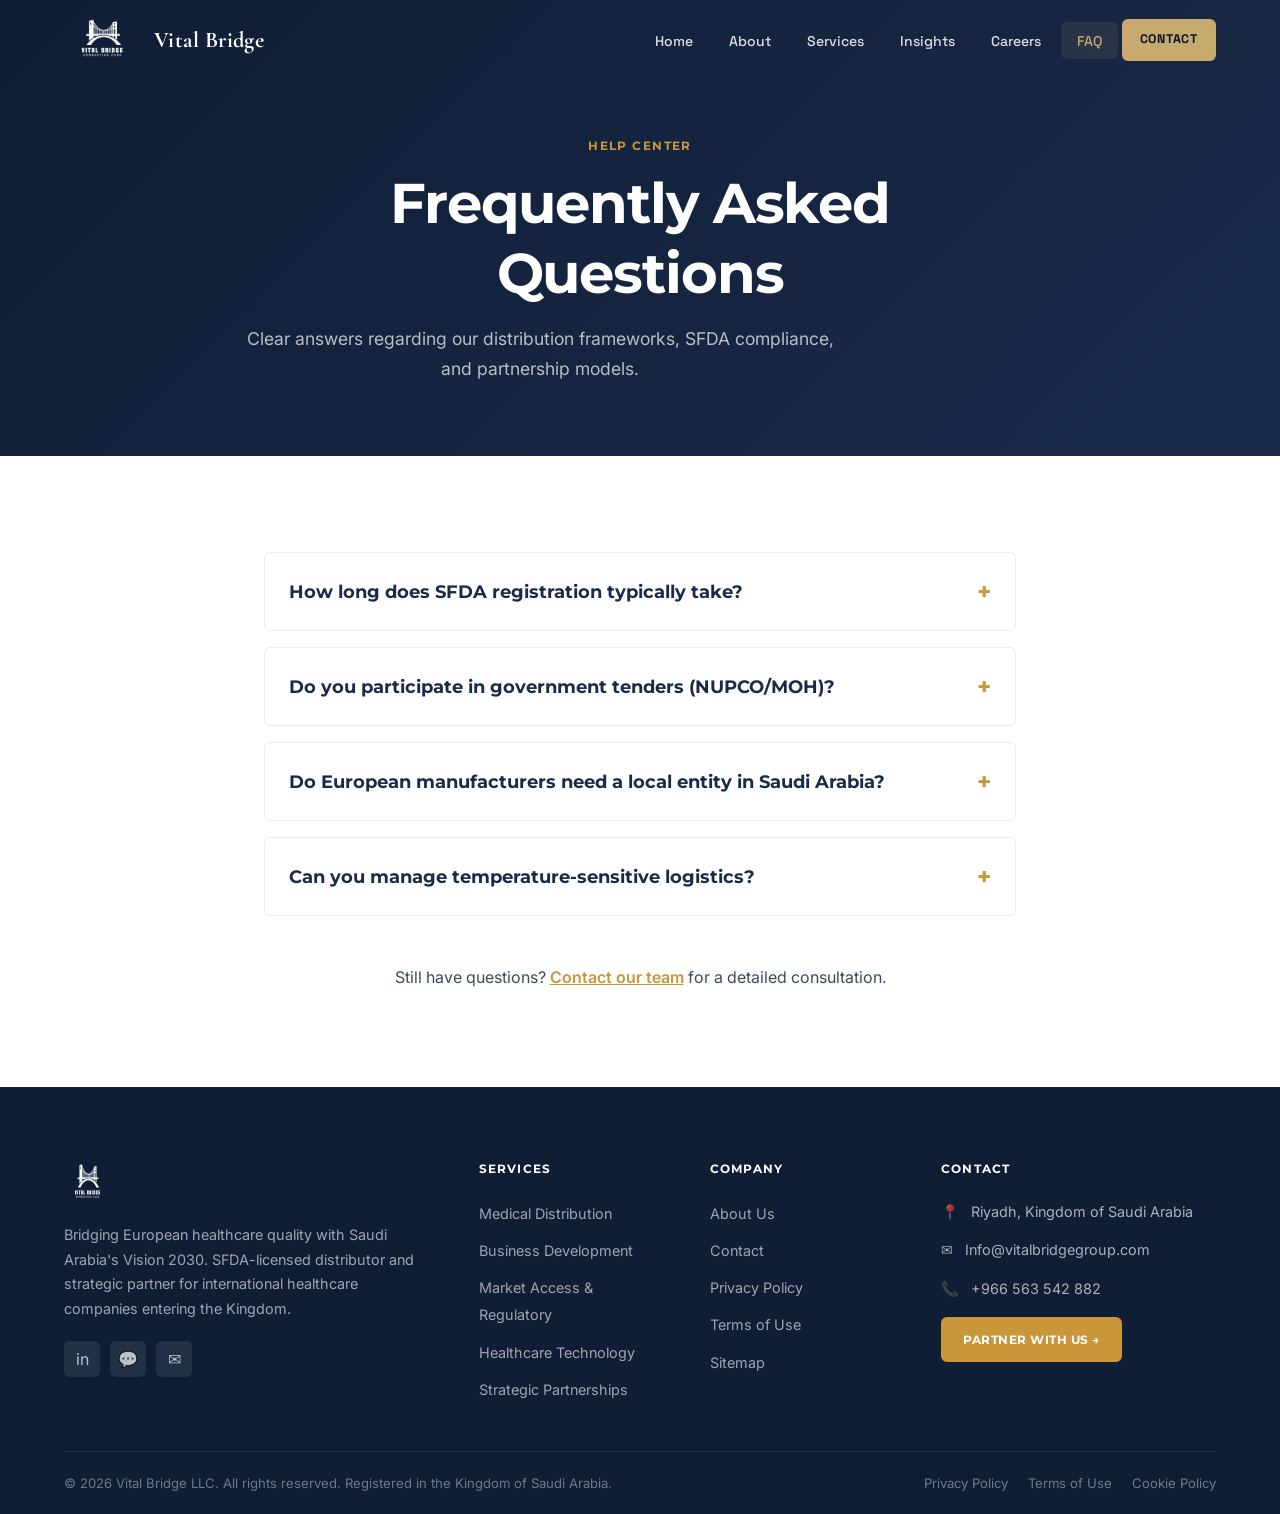
<file: faq.html>
<!DOCTYPE html>
<html lang="en">
<head>
  <meta charset="UTF-8" />
  <meta name="viewport" content="width=device-width, initial-scale=1.0" />
  <title>FAQ — Vital Bridge Healthcare</title>
  <meta name="description" content="Frequently asked questions about Vital Bridge's medical distribution services and SFDA regulatory processes in Saudi Arabia." />
  <link rel="icon" type="image/svg+xml" href="favicon.svg" />
  <link rel="shortcut icon" href="favicon.ico" />
  <link rel="preconnect" href="https://fonts.googleapis.com" />
  <link rel="preconnect" href="https://fonts.gstatic.com" crossorigin />
  <link href="https://fonts.googleapis.com/css2?family=Cormorant+Garamond:ital,wght@0,400;0,600;0,700;1,400&family=Inter:wght@300;400;500;600&family=Montserrat:wght@600;700;800&family=Space+Grotesk:wght@400;500;600;700&display=swap" rel="stylesheet" />
  <link rel="stylesheet" href="css/styles.css" />
  <style>
    .faq-item { background: var(--white); border: 1px solid var(--light-gray); border-radius: var(--radius-sm); margin-bottom: 16px; overflow: hidden; }
    .faq-question { width: 100%; text-align: left; background: none; border: none; padding: 24px; font-family: var(--font-heading); font-size: 1.1rem; font-weight: 700; color: var(--navy); cursor: pointer; display: flex; justify-content: space-between; align-items: center; }
    .faq-question::after { content: '+'; font-size: 1.5rem; color: var(--gold); transition: transform 0.3s ease; }
    .faq-question[aria-expanded="true"]::after { transform: rotate(45deg); }
    .faq-answer { padding: 0 24px 24px; display: none; color: var(--text-muted); line-height: 1.8; }
    .faq-answer.open { display: block; }
  </style>
</head>
<body>

  <!-- ========== GLOBAL HEADER ========== -->
<header class="header">
  <div class="container header__inner">
    <a href="index.html" class="header__logo">
      <img src="images/vital-bridge-logo.png" alt="Vital Bridge logo" width="40" height="40" />
      <span style="font-weight:700; color:var(--white);">Vital Bridge</span>
    </a>
    <button class="mobile-nav-toggle" aria-label="Toggle navigation" aria-expanded="false">☰</button>
    
    <nav class="nav">
      <ul class="nav__list">
        <li><a href="index.html" class="nav__link">Home</a></li>
        <li><a href="about.html" class="nav__link">About</a></li>
        <li><a href="services.html" class="nav__link">Services</a></li>
        <li><a href="blog.html" class="nav__link">Insights</a></li>
        <li><a href="careers.html" class="nav__link">Careers</a></li>
        <li><a href="faq.html" class="nav__link">FAQ</a></li>
        <li><a href="contact.html" class="btn btn--primary" style="padding:8px 16px;">Contact</a></li>
      </ul>
    </nav>
  </div>
</header>

  <main>

  <section class="page-hero">
    <div class="container text-center">
      <div class="page-hero__inner" style="max-width: 800px; margin: 0 auto;">
        <span class="page-hero__label">Help Center</span>
        <h1 class="page-hero__title">Frequently Asked Questions</h1>
        <p class="page-hero__subtitle">Clear answers regarding our distribution frameworks, SFDA compliance, and partnership models.</p>
      </div>
    </div>
  </section>

  <section class="section">
    <div class="container" style="max-width: 800px;">
      <div class="reveal">
        
        <div class="faq-item">
          <button class="faq-question" aria-expanded="false">How long does SFDA registration typically take?</button>
          <div class="faq-answer">
            <p>The timeline varies depending on the classification of the medical device. Class A (low risk) devices can often be registered within 4-6 weeks assuming all documentation is complete. Class B, C, and D devices require thorough technical file reviews by the SFDA and can take anywhere from 3 to 6 months. Our regulatory team audits all technical files prior to submission to minimize delays.</p>
          </div>
        </div>

        <div class="faq-item">
          <button class="faq-question" aria-expanded="false">Do you participate in government tenders (NUPCO/MOH)?</button>
          <div class="faq-answer">
            <p>Yes. Vital Bridge is fully licensed and registered to participate in all major Saudi government healthcare tenders, including those managed by NUPCO and the Ministry of Health. We handle the entire bid process, from pricing strategy and localized documentation to final delivery execution.</p>
          </div>
        </div>

        <div class="faq-item">
          <button class="faq-question" aria-expanded="false">Do European manufacturers need a local entity in Saudi Arabia?</button>
          <div class="faq-answer">
            <p>No, a local entity is not strictly required if you partner with a licensed Authorized Representative (AR) and distributor like Vital Bridge. We act as your legal representative to the SFDA, holding the product licenses locally on your behalf while you retain intellectual property and manufacturing rights.</p>
          </div>
        </div>

        <div class="faq-item">
          <button class="faq-question" aria-expanded="false">Can you manage temperature-sensitive logistics?</button>
          <div class="faq-answer">
            <p>Absolutely. Our warehousing and transport networks strictly comply with Good Distribution Practice (GDP) standards. We offer validated cold-chain storage and real-time temperature tracking for sensitive pharmaceuticals and diagnostic reagents across all regions of the Kingdom.</p>
          </div>
        </div>

      </div>
      
      <div class="text-center reveal" style="margin-top: 48px;">
        <p>Still have questions? <a href="contact.html" style="color: var(--gold); font-weight: 600; text-decoration: underline;">Contact our team</a> for a detailed consultation.</p>
      </div>
    </div>
  </section>

   </main>

   <footer class="footer">
    <div class="container">
      <div class="footer__grid">
        <div class="footer__brand">
          <img src="images/vital-bridge-logo.png" alt="Vital Bridge logo" width="48" height="48" loading="lazy" />
          <p>Bridging European healthcare quality with Saudi Arabia's Vision 2030. SFDA-licensed distributor and strategic partner for international healthcare companies entering the Kingdom.</p>
          <div class="footer__social">
            <a href="https://linkedin.com/" target="_blank" rel="noopener" aria-label="LinkedIn">in</a>
            <a href="https://wa.me/966563542882" target="_blank" rel="noopener" aria-label="WhatsApp">💬</a>
            <a href="mailto:Info@vitalbridgegroup.com" aria-label="Email">✉</a>
          </div>
        </div>
        <div>
          <p class="footer__heading">Services</p>
          <ul class="footer__links">
            <li><a href="services.html#distribution">Medical Distribution</a></li>
            <li><a href="services.html#bizdev">Business Development</a></li>
            <li><a href="services.html#regulatory">Market Access &amp; Regulatory</a></li>
            <li><a href="services.html#technology">Healthcare Technology</a></li>
            <li><a href="services.html#partnerships">Strategic Partnerships</a></li>
          </ul>
        </div>
        <div>
          <p class="footer__heading">Company</p>
          <ul class="footer__links">
            <li><a href="about.html">About Us</a></li>
            <li><a href="contact.html">Contact</a></li>
            <li><a href="privacy-policy.html">Privacy Policy</a></li>
            <li><a href="terms-of-use.html">Terms of Use</a></li>
            <li><a href="sitemap.html">Sitemap</a></li>
          </ul>
        </div>
        <div>
          <p class="footer__heading">Contact</p>
          <div class="footer__contact-item"><span>📍</span><span>Riyadh, Kingdom of Saudi Arabia</span></div>
          <div class="footer__contact-item"><span>✉</span><a href="mailto:Info@vitalbridgegroup.com" style="color:rgba(255,255,255,0.65);">Info@vitalbridgegroup.com</a></div>
          <div class="footer__contact-item"><span>📞</span><a href="tel:+966563542882" style="color:rgba(255,255,255,0.65);">+966 563 542 882</a></div>
          <div style="margin-top:16px;"><a href="contact.html" class="btn btn--primary" style="font-size:0.78rem;padding:10px 20px;">Partner With Us →</a></div>
        </div>
      </div>
      <div class="footer__bottom">
        <p>© 2026 Vital Bridge LLC. All rights reserved. Registered in the Kingdom of Saudi Arabia.</p>
        <div class="footer__bottom-links">
          <a href="privacy-policy.html">Privacy Policy</a>
          <a href="terms-of-use.html">Terms of Use</a>
          <a href="sitemap.html#cookies">Cookie Policy</a>
        </div>
      </div>
    </div>
  </footer>


  <script src="js/main.js"></script>
  <script>
    // Simple Accordion Logic for FAQ
    document.querySelectorAll('.faq-question').forEach(button => {
      button.addEventListener('click', () => {
        const expanded = button.getAttribute('aria-expanded') === 'true';
        button.setAttribute('aria-expanded', !expanded);
        button.nextElementSibling.classList.toggle('open');
      });
    });
  </script>
</body>
</html>
</file>
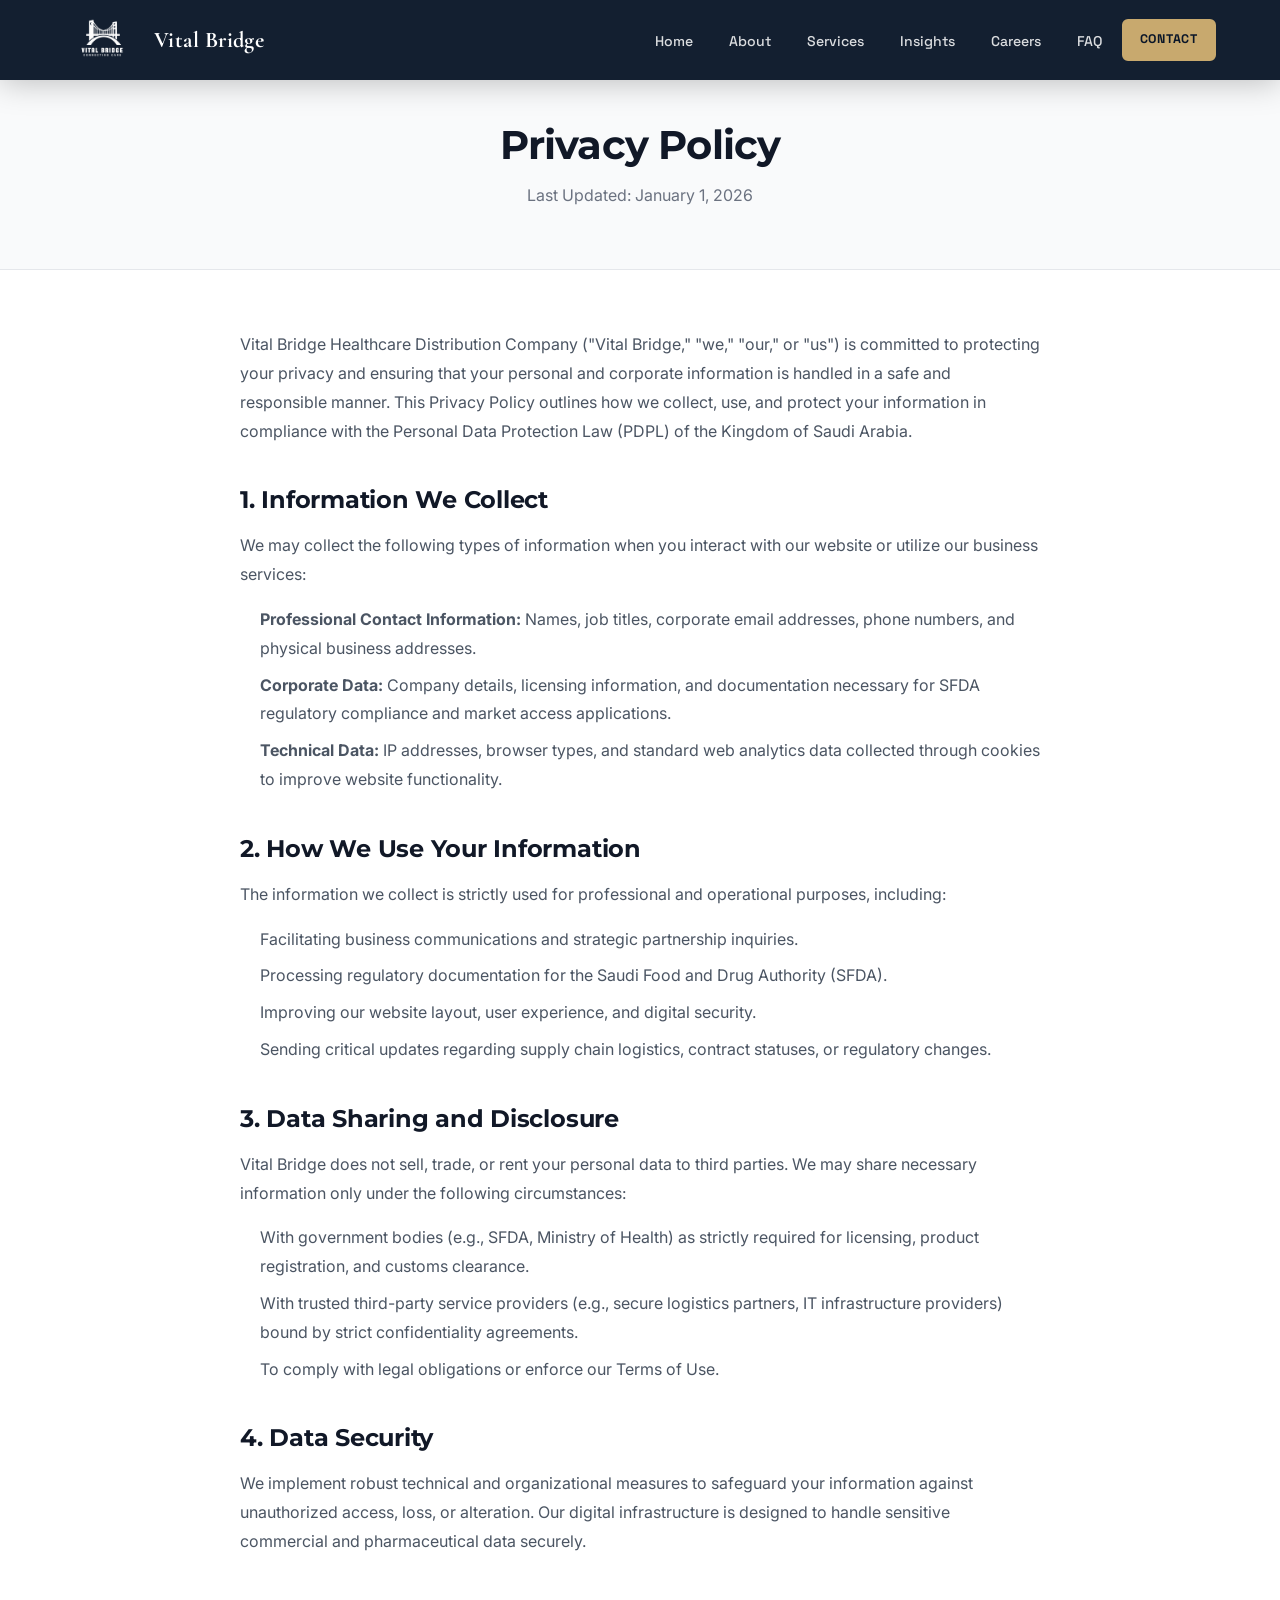
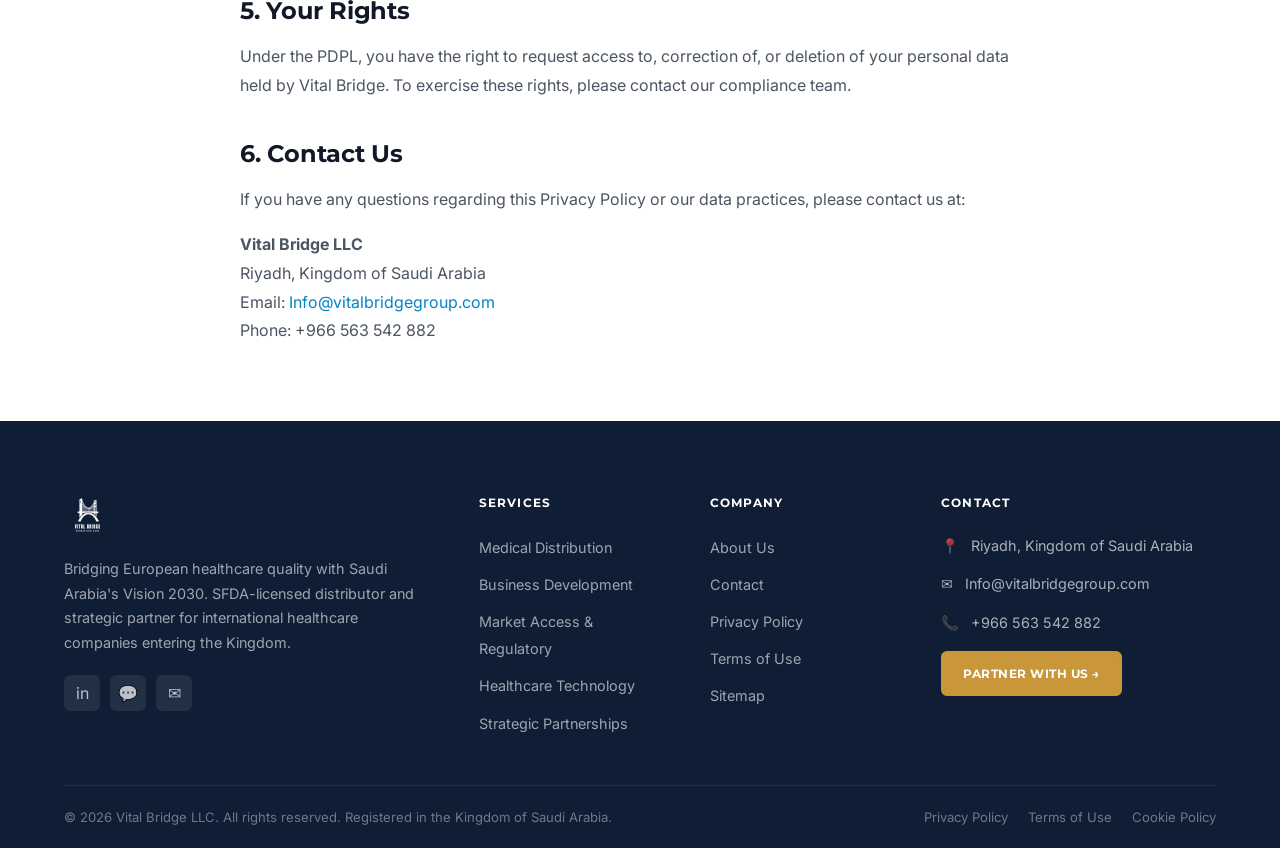
<file: privacy-policy.html>
<!DOCTYPE html>
<html lang="en">
<head>
  <meta charset="UTF-8">
  <meta name="viewport" content="width=device-width, initial-scale=1.0">
  <title>Privacy Policy | Vital Bridge Healthcare</title>
  <meta name="description" content="Read the Vital Bridge Privacy Policy to understand how we collect, use, and protect your personal and corporate data in compliance with Saudi Arabian regulations.">
  <link rel="icon" type="image/svg+xml" href="favicon.svg" />
  <link rel="shortcut icon" href="favicon.ico" />
  <link rel="preconnect" href="https://fonts.googleapis.com" />
  <link rel="preconnect" href="https://fonts.gstatic.com" crossorigin />
  <link href="https://fonts.googleapis.com/css2?family=Cormorant+Garamond:ital,wght@0,400;0,600;0,700;1,400&family=Inter:wght@300;400;500;600&family=Montserrat:wght@600;700;800&family=Space+Grotesk:wght@400;500;600;700&display=swap" rel="stylesheet" />
  <link rel="stylesheet" href="css/styles.css">
  <style>
    .legal-content { max-width: 800px; margin: 0 auto; color: #4b5563; line-height: 1.8; font-size: 1rem; }
    .legal-content h2 { color: #111827; font-size: 1.5rem; margin: 40px 0 16px; }
    .legal-content h3 { color: #111827; font-size: 1.2rem; margin: 24px 0 12px; }
    .legal-content p { margin-bottom: 16px; }
    .legal-content ul { margin-bottom: 24px; padding-left: 20px; }
    .legal-content li { margin-bottom: 8px; }
  </style>
</head>
<body class="solid-header">

  <!-- ========== GLOBAL HEADER ========== -->
<header class="header">
  <div class="container header__inner">
    <a href="index.html" class="header__logo">
      <img src="images/vital-bridge-logo.png" alt="Vital Bridge logo" width="40" height="40" />
      <span style="font-weight:700; color:var(--white);">Vital Bridge</span>
    </a>
    <button class="mobile-nav-toggle" aria-label="Toggle navigation" aria-expanded="false">☰</button>
    
    <nav class="nav">
      <ul class="nav__list">
        <li><a href="index.html" class="nav__link">Home</a></li>
        <li><a href="about.html" class="nav__link">About</a></li>
        <li><a href="services.html" class="nav__link">Services</a></li>
        <li><a href="blog.html" class="nav__link">Insights</a></li>
        <li><a href="careers.html" class="nav__link">Careers</a></li>
        <li><a href="faq.html" class="nav__link">FAQ</a></li>
        <li><a href="contact.html" class="btn btn--primary" style="padding:8px 16px;">Contact</a></li>
      </ul>
    </nav>
  </div>
</header>

  <main>

  <section style="padding: 120px 0 60px; background: #f9fafb; border-bottom: 1px solid #e5e7eb;">
    <div class="container text-center">
      <h1 style="font-size: 2.5rem; color: #111827; margin-bottom: 12px;">Privacy Policy</h1>
      <p style="color: #6b7280;">Last Updated: January 1, 2026</p>
    </div>
  </section>

  <section style="padding: 60px 0;">
    <div class="container">
      <div class="legal-content reveal">
        <p>Vital Bridge Healthcare Distribution Company ("Vital Bridge," "we," "our," or "us") is committed to protecting your privacy and ensuring that your personal and corporate information is handled in a safe and responsible manner. This Privacy Policy outlines how we collect, use, and protect your information in compliance with the Personal Data Protection Law (PDPL) of the Kingdom of Saudi Arabia.</p>
        <h2>1. Information We Collect</h2>
        <p>We may collect the following types of information when you interact with our website or utilize our business services:</p>
        <ul>
          <li><strong>Professional Contact Information:</strong> Names, job titles, corporate email addresses, phone numbers, and physical business addresses.</li>
          <li><strong>Corporate Data:</strong> Company details, licensing information, and documentation necessary for SFDA regulatory compliance and market access applications.</li>
          <li><strong>Technical Data:</strong> IP addresses, browser types, and standard web analytics data collected through cookies to improve website functionality.</li>
        </ul>
        <h2>2. How We Use Your Information</h2>
        <p>The information we collect is strictly used for professional and operational purposes, including:</p>
        <ul>
          <li>Facilitating business communications and strategic partnership inquiries.</li>
          <li>Processing regulatory documentation for the Saudi Food and Drug Authority (SFDA).</li>
          <li>Improving our website layout, user experience, and digital security.</li>
          <li>Sending critical updates regarding supply chain logistics, contract statuses, or regulatory changes.</li>
        </ul>
        <h2>3. Data Sharing and Disclosure</h2>
        <p>Vital Bridge does not sell, trade, or rent your personal data to third parties. We may share necessary information only under the following circumstances:</p>
        <ul>
          <li>With government bodies (e.g., SFDA, Ministry of Health) as strictly required for licensing, product registration, and customs clearance.</li>
          <li>With trusted third-party service providers (e.g., secure logistics partners, IT infrastructure providers) bound by strict confidentiality agreements.</li>
          <li>To comply with legal obligations or enforce our Terms of Use.</li>
        </ul>
        <h2>4. Data Security</h2>
        <p>We implement robust technical and organizational measures to safeguard your information against unauthorized access, loss, or alteration. Our digital infrastructure is designed to handle sensitive commercial and pharmaceutical data securely.</p>
        <h2>5. Your Rights</h2>
        <p>Under the PDPL, you have the right to request access to, correction of, or deletion of your personal data held by Vital Bridge. To exercise these rights, please contact our compliance team.</p>
        <h2>6. Contact Us</h2>
        <p>If you have any questions regarding this Privacy Policy or our data practices, please contact us at:</p>
        <p>
          <strong>Vital Bridge LLC</strong><br>
          Riyadh, Kingdom of Saudi Arabia<br>
          Email: <a href="mailto:Info@vitalbridgegroup.com" style="color: #0284c7;">Info@vitalbridgegroup.com</a><br>
          Phone: +966 563 542 882
        </p>
      </div>
    </div>
  </section>

  </main>

  <footer class="footer">
    <div class="container">
      <div class="footer__grid">
        <div class="footer__brand">
          <img src="images/vital-bridge-logo.png" alt="Vital Bridge logo" width="48" height="48" loading="lazy" />
          <p>Bridging European healthcare quality with Saudi Arabia's Vision 2030. SFDA-licensed distributor and strategic partner for international healthcare companies entering the Kingdom.</p>
          <div class="footer__social">
            <a href="https://linkedin.com/" target="_blank" rel="noopener" aria-label="LinkedIn">in</a>
            <a href="https://wa.me/966563542882" target="_blank" rel="noopener" aria-label="WhatsApp">💬</a>
            <a href="mailto:Info@vitalbridgegroup.com" aria-label="Email">✉</a>
          </div>
        </div>
        <div>
          <p class="footer__heading">Services</p>
          <ul class="footer__links">
            <li><a href="services.html#distribution">Medical Distribution</a></li>
            <li><a href="services.html#bizdev">Business Development</a></li>
            <li><a href="services.html#regulatory">Market Access &amp; Regulatory</a></li>
            <li><a href="services.html#technology">Healthcare Technology</a></li>
            <li><a href="services.html#partnerships">Strategic Partnerships</a></li>
          </ul>
        </div>
        <div>
          <p class="footer__heading">Company</p>
          <ul class="footer__links">
            <li><a href="about.html">About Us</a></li>
            <li><a href="contact.html">Contact</a></li>
            <li><a href="privacy-policy.html">Privacy Policy</a></li>
            <li><a href="terms-of-use.html">Terms of Use</a></li>
            <li><a href="sitemap.html">Sitemap</a></li>
          </ul>
        </div>
        <div>
          <p class="footer__heading">Contact</p>
          <div class="footer__contact-item"><span>📍</span><span>Riyadh, Kingdom of Saudi Arabia</span></div>
          <div class="footer__contact-item"><span>✉</span><a href="mailto:Info@vitalbridgegroup.com" style="color:rgba(255,255,255,0.65);">Info@vitalbridgegroup.com</a></div>
          <div class="footer__contact-item"><span>📞</span><a href="tel:+966563542882" style="color:rgba(255,255,255,0.65);">+966 563 542 882</a></div>
          <div style="margin-top:16px;"><a href="contact.html" class="btn btn--primary" style="font-size:0.78rem;padding:10px 20px;">Partner With Us →</a></div>
        </div>
      </div>
      <div class="footer__bottom">
        <p>© 2026 Vital Bridge LLC. All rights reserved. Registered in the Kingdom of Saudi Arabia.</p>
        <div class="footer__bottom-links">
          <a href="privacy-policy.html">Privacy Policy</a>
          <a href="terms-of-use.html">Terms of Use</a>
          <a href="sitemap.html#cookies">Cookie Policy</a>
        </div>
      </div>
    </div>
  </footer>


  <script src="js/main.js"></script>
</body>
</html>
</file>
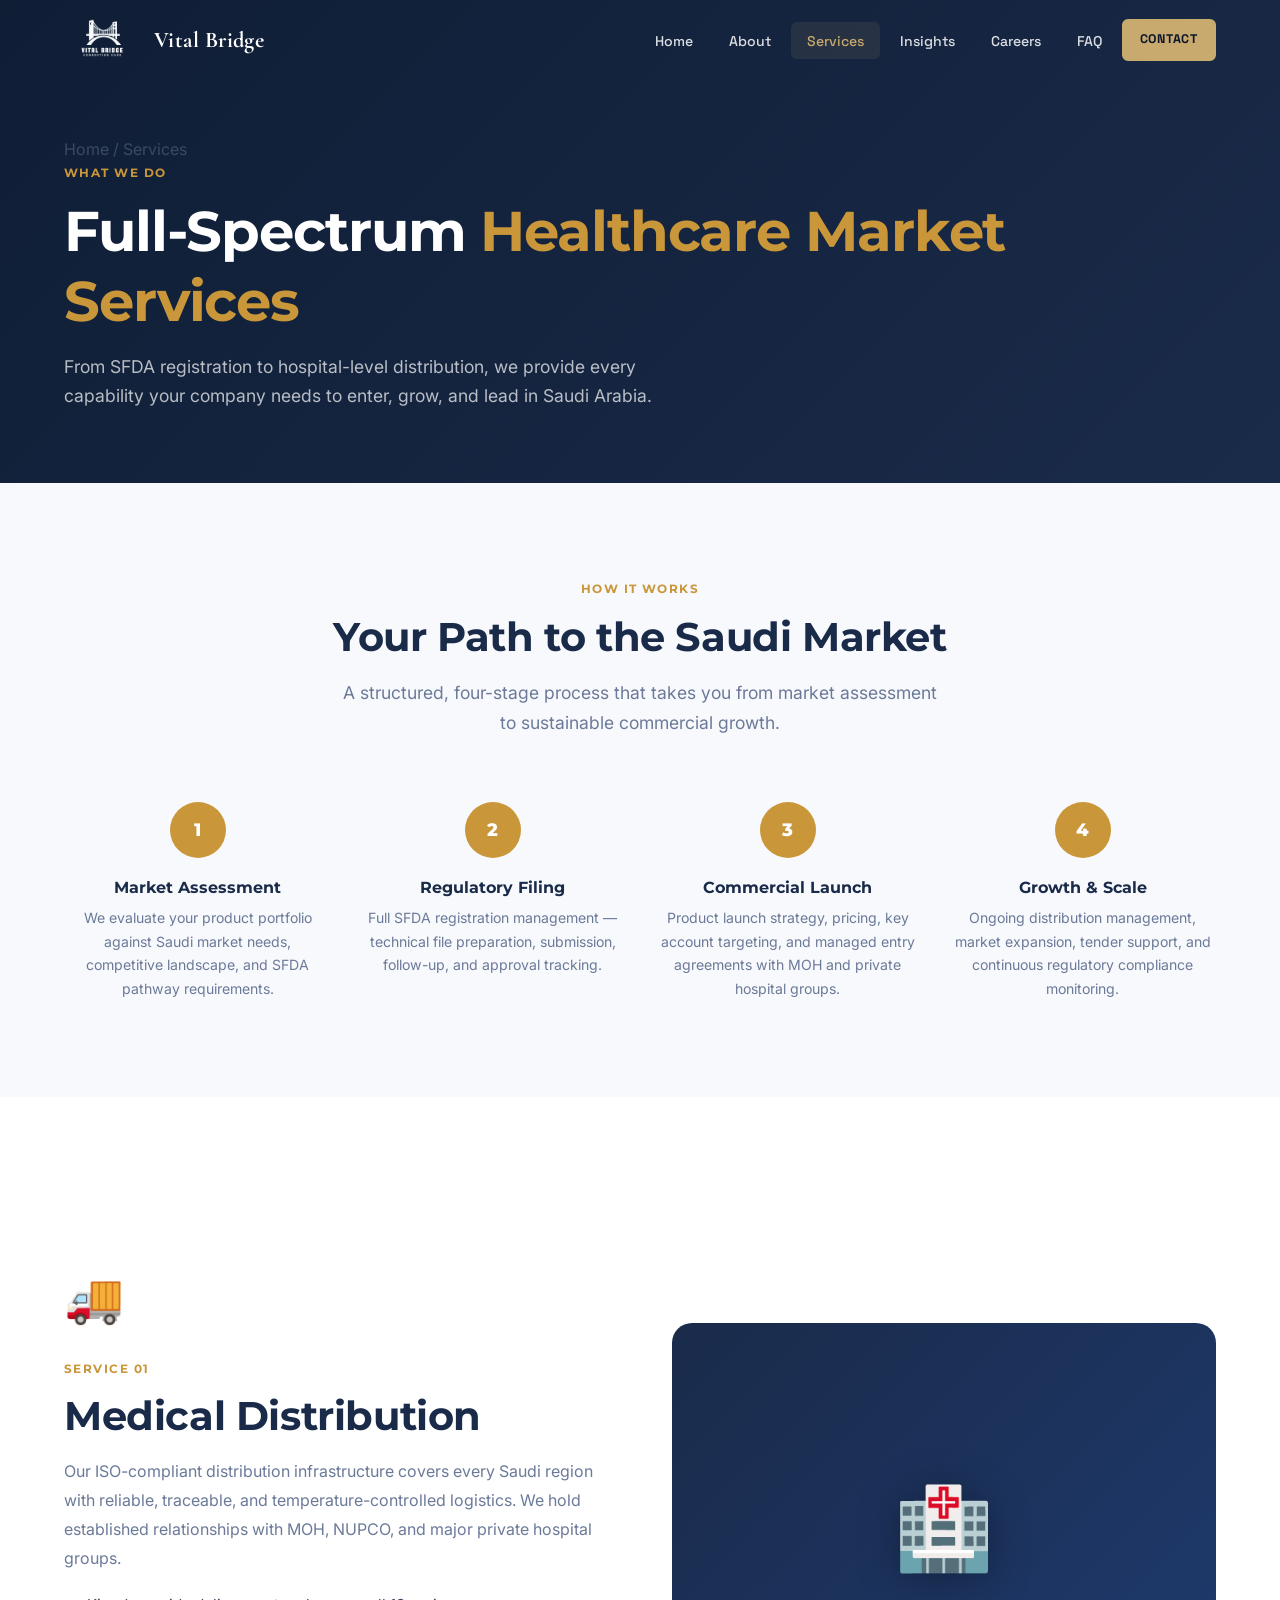
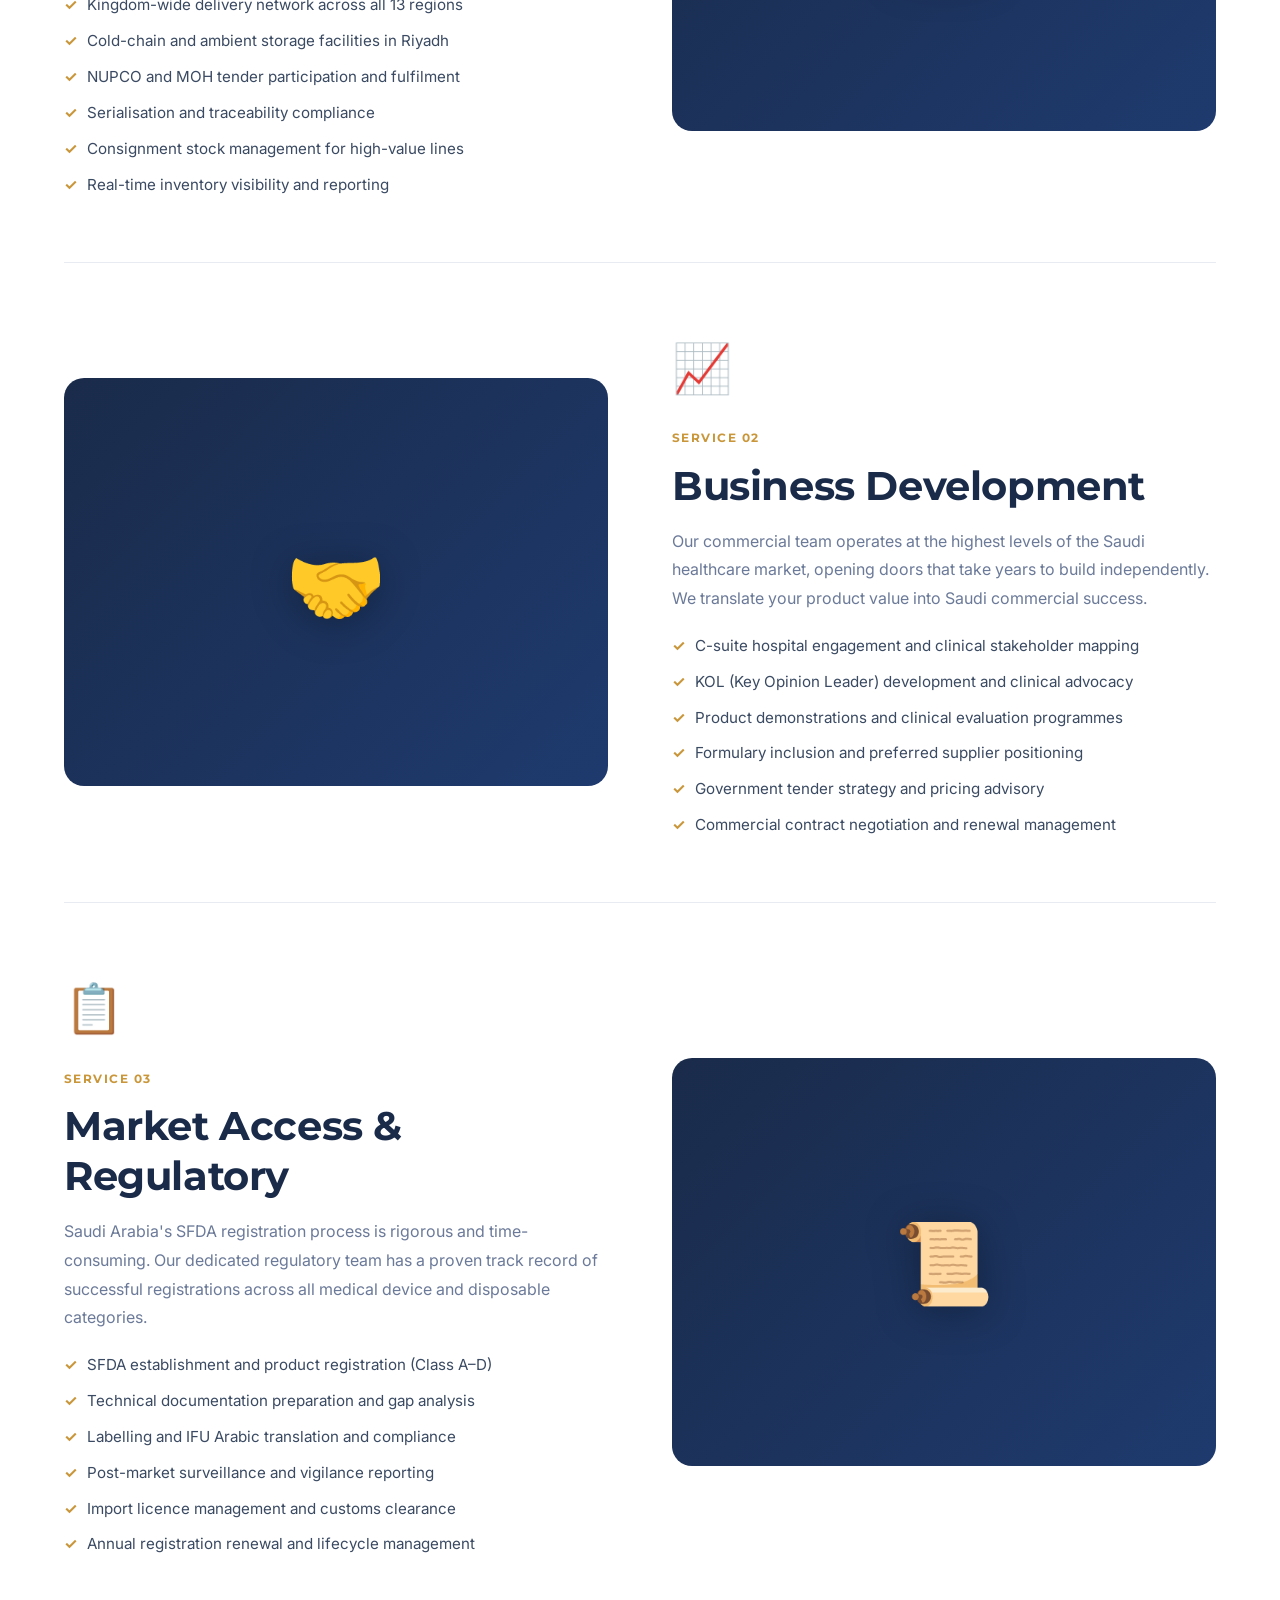
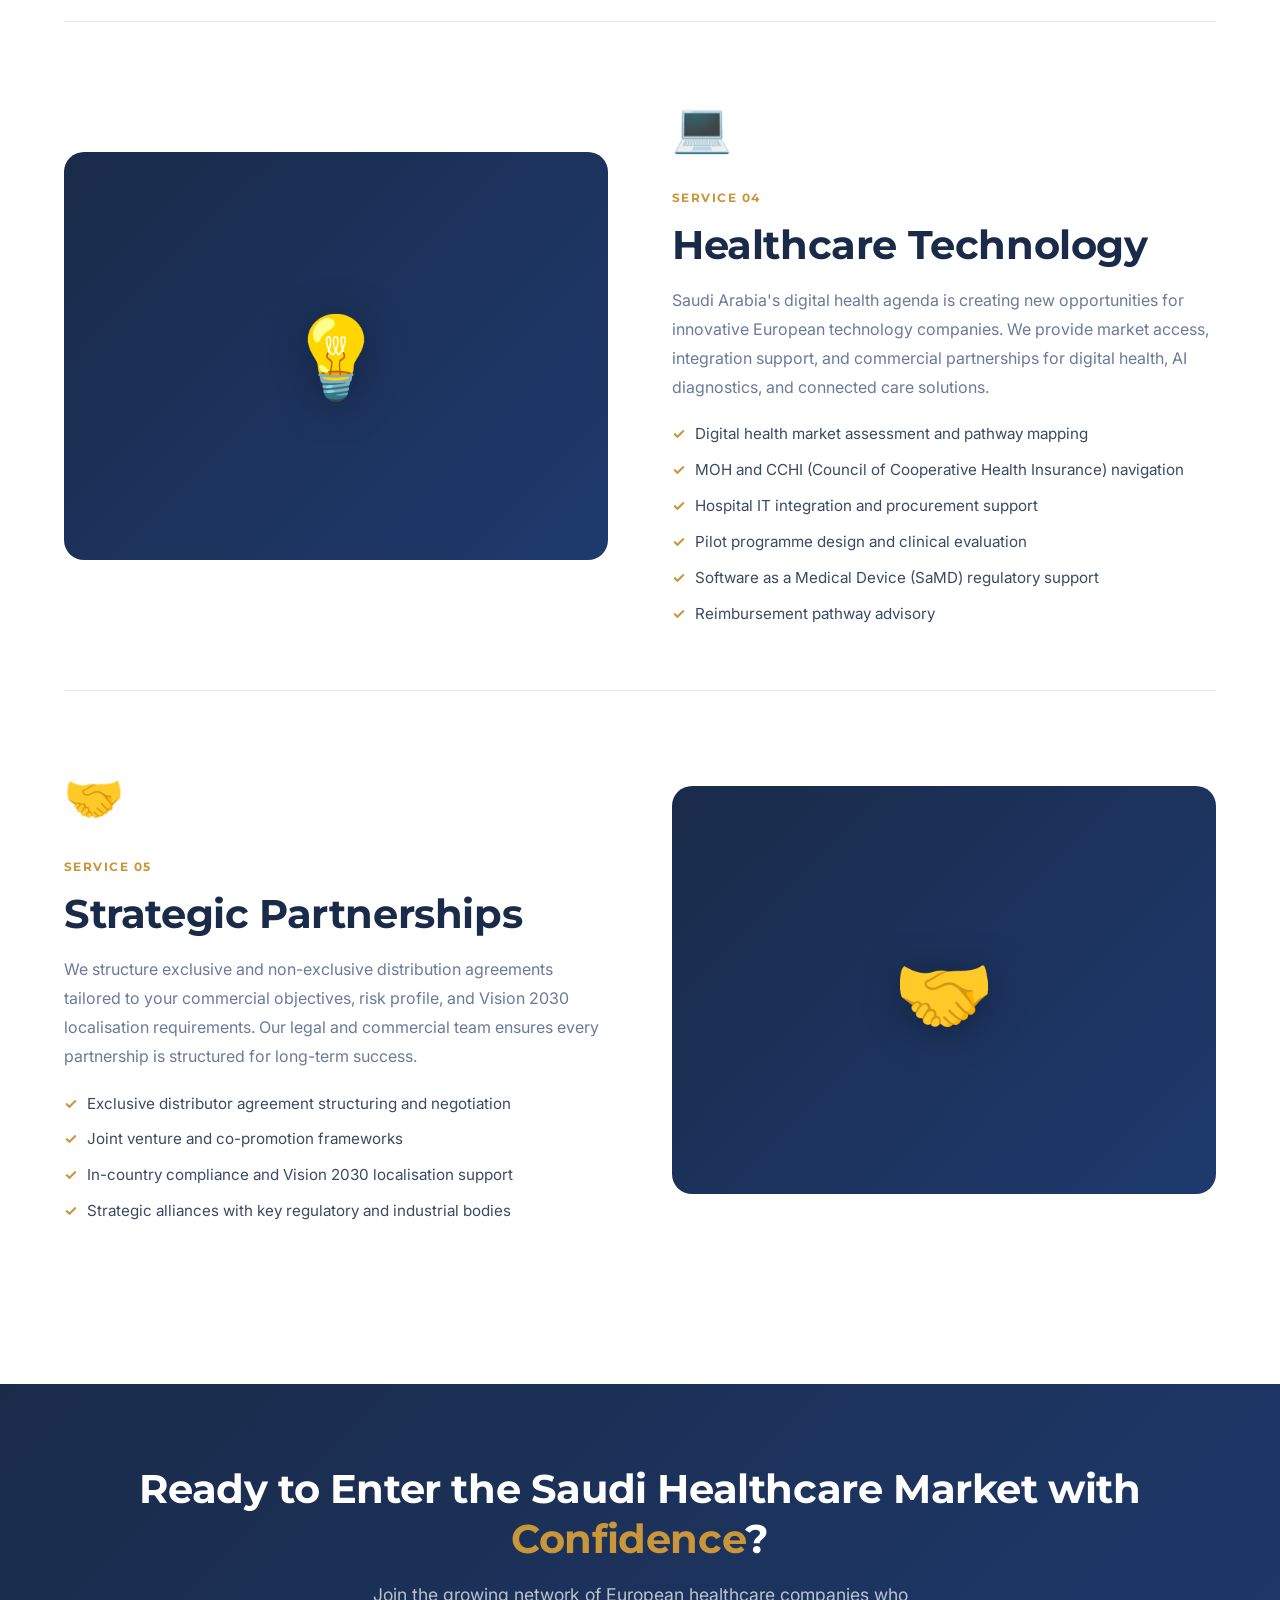
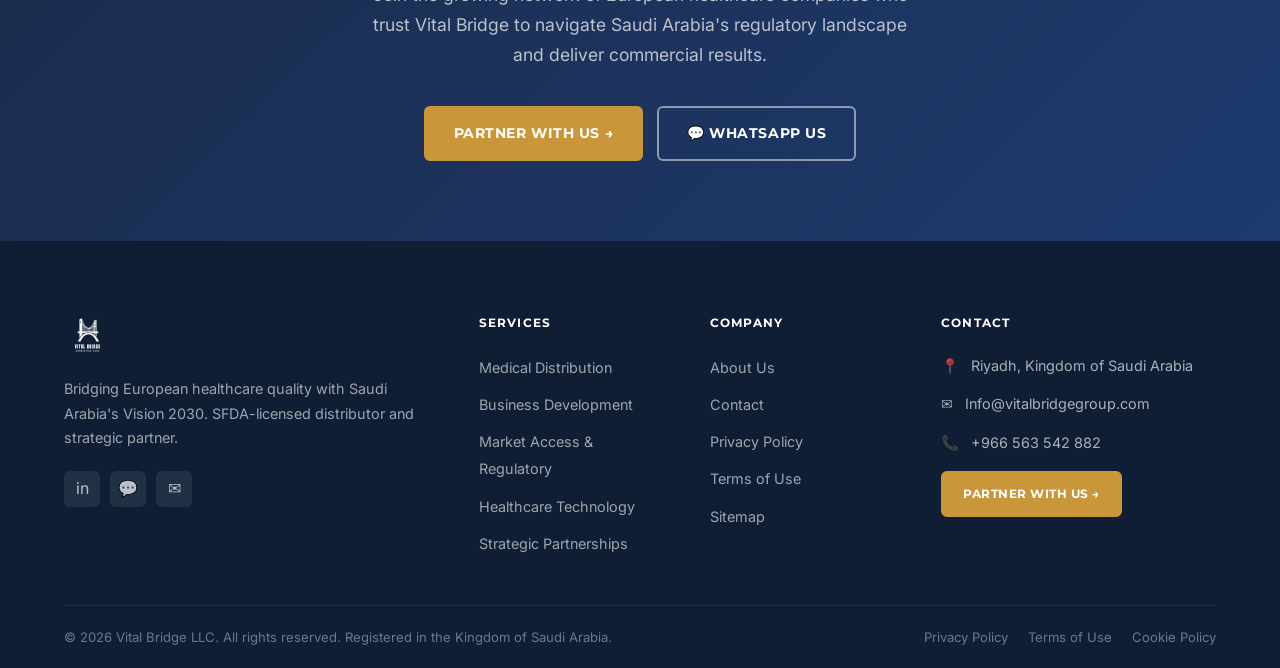
<file: services.html>
<!DOCTYPE html>
<html lang="en">
<head>
  <meta charset="UTF-8" />
  <meta name="viewport" content="width=device-width, initial-scale=1.0" />
  <title>Services — Vital Bridge Healthcare Distribution</title>
  <meta name="description" content="Vital Bridge offers full-spectrum healthcare market services in Saudi Arabia: SFDA-compliant medical distribution, regulatory support, business development, and strategic partnerships." />
  <link rel="icon" type="image/svg+xml" href="favicon.svg" />
  <link rel="shortcut icon" href="favicon.ico" />
  <link rel="preconnect" href="https://fonts.googleapis.com" />
  <link rel="preconnect" href="https://fonts.gstatic.com" crossorigin />
  <link href="https://fonts.googleapis.com/css2?family=Cormorant+Garamond:ital,wght@0,400;0,600;0,700;1,400&family=Inter:wght@300;400;500;600&family=Montserrat:wght@600;700;800&family=Space+Grotesk:wght@400;500;600;700&display=swap" rel="stylesheet" />
  <link rel="stylesheet" href="css/styles.css" />
</head>
<body>

  <!-- ========== GLOBAL HEADER ========== -->
<header class="header">
  <div class="container header__inner">
    <a href="index.html" class="header__logo">
      <img src="images/vital-bridge-logo.png" alt="Vital Bridge logo" width="40" height="40" />
      <span style="font-weight:700; color:var(--white);">Vital Bridge</span>
    </a>
    <button class="mobile-nav-toggle" aria-label="Toggle navigation" aria-expanded="false">☰</button>
    
    <nav class="nav">
      <ul class="nav__list">
        <li><a href="index.html" class="nav__link">Home</a></li>
        <li><a href="about.html" class="nav__link">About</a></li>
        <li><a href="services.html" class="nav__link">Services</a></li>
        <li><a href="blog.html" class="nav__link">Insights</a></li>
        <li><a href="careers.html" class="nav__link">Careers</a></li>
        <li><a href="faq.html" class="nav__link">FAQ</a></li>
        <li><a href="contact.html" class="btn btn--primary" style="padding:8px 16px;">Contact</a></li>
      </ul>
    </nav>
  </div>
</header>

  <main>

  <section class="page-hero">
    <div class="container">
      <div class="page-hero__inner">
        <div class="breadcrumb">
          <a href="index.html">Home</a>
          <span class="breadcrumb__sep">/</span>
          <span>Services</span>
        </div>
        <span class="page-hero__label">What We Do</span>
        <h1 class="page-hero__title">Full-Spectrum <em>Healthcare Market Services</em></h1>
        <p class="page-hero__subtitle">From SFDA registration to hospital-level distribution, we provide every capability your company needs to enter, grow, and lead in Saudi Arabia.</p>
      </div>
    </div>
  </section>

  <section class="section section--alt">
    <div class="container">
      <div class="section-header text-center reveal">
        <span class="section-label">How It Works</span>
        <h2 class="section-title">Your Path to the Saudi Market</h2>
        <p class="section-subtitle">A structured, four-stage process that takes you from market assessment to sustainable commercial growth.</p>
      </div>
      <div class="process-steps reveal">
        <div class="process-step">
          <div class="process-step__number">1</div>
          <h3 class="process-step__title">Market Assessment</h3>
          <p class="process-step__text">We evaluate your product portfolio against Saudi market needs, competitive landscape, and SFDA pathway requirements.</p>
        </div>
        <div class="process-step">
          <div class="process-step__number">2</div>
          <h3 class="process-step__title">Regulatory Filing</h3>
          <p class="process-step__text">Full SFDA registration management — technical file preparation, submission, follow-up, and approval tracking.</p>
        </div>
        <div class="process-step">
          <div class="process-step__number">3</div>
          <h3 class="process-step__title">Commercial Launch</h3>
          <p class="process-step__text">Product launch strategy, pricing, key account targeting, and managed entry agreements with MOH and private hospital groups.</p>
        </div>
        <div class="process-step">
          <div class="process-step__number">4</div>
          <h3 class="process-step__title">Growth &amp; Scale</h3>
          <p class="process-step__text">Ongoing distribution management, market expansion, tender support, and continuous regulatory compliance monitoring.</p>
        </div>
      </div>
    </div>
  </section>

  <section class="section" id="distribution">
    <div class="container">
      <div class="service-detail reveal">
        <div>
          <div class="service-detail__icon">🚚</div>
          <span class="section-label">Service 01</span>
          <h2>Medical Distribution</h2>
          <p style="color:var(--text-muted);margin:16px 0;line-height:1.8;">Our ISO-compliant distribution infrastructure covers every Saudi region with reliable, traceable, and temperature-controlled logistics. We hold established relationships with MOH, NUPCO, and major private hospital groups.</p>
          <ul class="service-detail__list">
            <li>Kingdom-wide delivery network across all 13 regions</li>
            <li>Cold-chain and ambient storage facilities in Riyadh</li>
            <li>NUPCO and MOH tender participation and fulfilment</li>
            <li>Serialisation and traceability compliance</li>
            <li>Consignment stock management for high-value lines</li>
            <li>Real-time inventory visibility and reporting</li>
          </ul>
        </div>
        <div class="service-detail__visual">
          <div class="service-detail__emoji">🏥</div>
        </div>
      </div>

      <div class="service-detail reverse reveal" id="bizdev">
        <div>
          <div class="service-detail__icon">📈</div>
          <span class="section-label">Service 02</span>
          <h2>Business Development</h2>
          <p style="color:var(--text-muted);margin:16px 0;line-height:1.8;">Our commercial team operates at the highest levels of the Saudi healthcare market, opening doors that take years to build independently. We translate your product value into Saudi commercial success.</p>
          <ul class="service-detail__list">
            <li>C-suite hospital engagement and clinical stakeholder mapping</li>
            <li>KOL (Key Opinion Leader) development and clinical advocacy</li>
            <li>Product demonstrations and clinical evaluation programmes</li>
            <li>Formulary inclusion and preferred supplier positioning</li>
            <li>Government tender strategy and pricing advisory</li>
            <li>Commercial contract negotiation and renewal management</li>
          </ul>
        </div>
        <div class="service-detail__visual">
          <div class="service-detail__emoji">🤝</div>
        </div>
      </div>

      <div class="service-detail reveal" id="regulatory">
        <div>
          <div class="service-detail__icon">📋</div>
          <span class="section-label">Service 03</span>
          <h2>Market Access &amp; Regulatory</h2>
          <p style="color:var(--text-muted);margin:16px 0;line-height:1.8;">Saudi Arabia's SFDA registration process is rigorous and time-consuming. Our dedicated regulatory team has a proven track record of successful registrations across all medical device and disposable categories.</p>
          <ul class="service-detail__list">
            <li>SFDA establishment and product registration (Class A–D)</li>
            <li>Technical documentation preparation and gap analysis</li>
            <li>Labelling and IFU Arabic translation and compliance</li>
            <li>Post-market surveillance and vigilance reporting</li>
            <li>Import licence management and customs clearance</li>
            <li>Annual registration renewal and lifecycle management</li>
          </ul>
        </div>
        <div class="service-detail__visual">
          <div class="service-detail__emoji">📜</div>
        </div>
      </div>

      <div class="service-detail reverse reveal" id="technology">
        <div>
          <div class="service-detail__icon">💻</div>
          <span class="section-label">Service 04</span>
          <h2>Healthcare Technology</h2>
          <p style="color:var(--text-muted);margin:16px 0;line-height:1.8;">Saudi Arabia's digital health agenda is creating new opportunities for innovative European technology companies. We provide market access, integration support, and commercial partnerships for digital health, AI diagnostics, and connected care solutions.</p>
          <ul class="service-detail__list">
            <li>Digital health market assessment and pathway mapping</li>
            <li>MOH and CCHI (Council of Cooperative Health Insurance) navigation</li>
            <li>Hospital IT integration and procurement support</li>
            <li>Pilot programme design and clinical evaluation</li>
            <li>Software as a Medical Device (SaMD) regulatory support</li>
            <li>Reimbursement pathway advisory</li>
          </ul>
        </div>
        <div class="service-detail__visual">
          <div class="service-detail__emoji">💡</div>
        </div>
      </div>

      <div class="service-detail reveal" id="partnerships">
        <div>
          <div class="service-detail__icon">🤝</div>
          <span class="section-label">Service 05</span>
          <h2>Strategic Partnerships</h2>
          <p style="color:var(--text-muted);margin:16px 0;line-height:1.8;">We structure exclusive and non-exclusive distribution agreements tailored to your commercial objectives, risk profile, and Vision 2030 localisation requirements. Our legal and commercial team ensures every partnership is structured for long-term success.</p>
          <ul class="service-detail__list">
            <li>Exclusive distributor agreement structuring and negotiation</li>
            <li>Joint venture and co-promotion frameworks</li>
            <li>In-country compliance and Vision 2030 localisation support</li>
            <li>Strategic alliances with key regulatory and industrial bodies</li>
          </ul>
        </div>
        <div class="service-detail__visual">
          <div class="service-detail__emoji">🤝</div>
        </div>
      </div>
    </div>
  </section>

  <section class="cta-banner" aria-labelledby="ctaHeading">
    <div class="container">
      <div class="cta-banner__inner reveal">
        <h2 id="ctaHeading">Ready to Enter the Saudi Healthcare Market with <em>Confidence</em>?</h2>
        <p>Join the growing network of European healthcare companies who trust Vital Bridge to navigate Saudi Arabia's regulatory landscape and deliver commercial results.</p>
        <div class="cta-banner__actions">
          <a href="contact.html" class="btn btn--primary">Partner With Us →</a>
          <a href="https://wa.me/966563542882" target="_blank" rel="noopener" class="btn btn--outline">
            💬 WhatsApp Us
          </a>
        </div>
      </div>
    </div>
  </section>

  </main>

  <footer class="footer" aria-label="Site footer">
    <div class="container">
      <div class="footer__grid">
        <div class="footer__brand">
          <img src="images/vital-bridge-logo.png" alt="Vital Bridge logo" width="48" height="48" loading="lazy" />
          <p>Bridging European healthcare quality with Saudi Arabia's Vision 2030. SFDA-licensed distributor and strategic partner.</p>
          <div class="footer__social">
            <a href="https://linkedin.com/" target="_blank" rel="noopener" aria-label="Vital Bridge on LinkedIn">in</a>
            <a href="https://wa.me/966563542882" target="_blank" rel="noopener" aria-label="Contact Vital Bridge on WhatsApp">💬</a>
            <a href="mailto:Info@vitalbridgegroup.com" aria-label="Email Vital Bridge">✉</a>
          </div>
        </div>

        <div>
          <p class="footer__heading">Services</p>
          <ul class="footer__links">
            <li><a href="services.html#distribution">Medical Distribution</a></li>
            <li><a href="services.html#bizdev">Business Development</a></li>
            <li><a href="services.html#regulatory">Market Access &amp; Regulatory</a></li>
            <li><a href="services.html#technology">Healthcare Technology</a></li>
            <li><a href="services.html#partnerships">Strategic Partnerships</a></li>
          </ul>
        </div>

        <div>
          <p class="footer__heading">Company</p>
          <ul class="footer__links">
            <li><a href="about.html">About Us</a></li>
            <li><a href="contact.html">Contact</a></li>
            <li><a href="privacy-policy.html">Privacy Policy</a></li>
            <li><a href="terms-of-use.html">Terms of Use</a></li>
            <li><a href="sitemap.html">Sitemap</a></li>
          </ul>
        </div>

        <div>
          <p class="footer__heading">Contact</p>
          <div class="footer__contact-item">
            <span>📍</span>
            <span>Riyadh, Kingdom of Saudi Arabia</span>
          </div>
          <div class="footer__contact-item">
            <span>✉</span>
            <a href="mailto:Info@vitalbridgegroup.com" style="color:rgba(255,255,255,0.65);">Info@vitalbridgegroup.com</a>
          </div>
          <div class="footer__contact-item">
            <span>📞</span>
            <a href="tel:+966563542882" style="color:rgba(255,255,255,0.65);">+966 563 542 882</a>
          </div>
          <div style="margin-top:16px;">
            <a href="contact.html" class="btn btn--primary" style="font-size:0.78rem;padding:10px 20px;">Partner With Us →</a>
          </div>
        </div>
      </div>

      <div class="footer__bottom">
        <p>© 2026 Vital Bridge LLC. All rights reserved. Registered in the Kingdom of Saudi Arabia.</p>
        <div class="footer__bottom-links">
          <a href="privacy-policy.html">Privacy Policy</a>
          <a href="terms-of-use.html">Terms of Use</a>
          <a href="sitemap.html#cookies">Cookie Policy</a>
        </div>
      </div>
    </div>
  </footer>

  <button class="back-to-top" aria-label="Back to top">↑</button>
  <script src="js/main.js"></script>
</body>
</html>
</file>
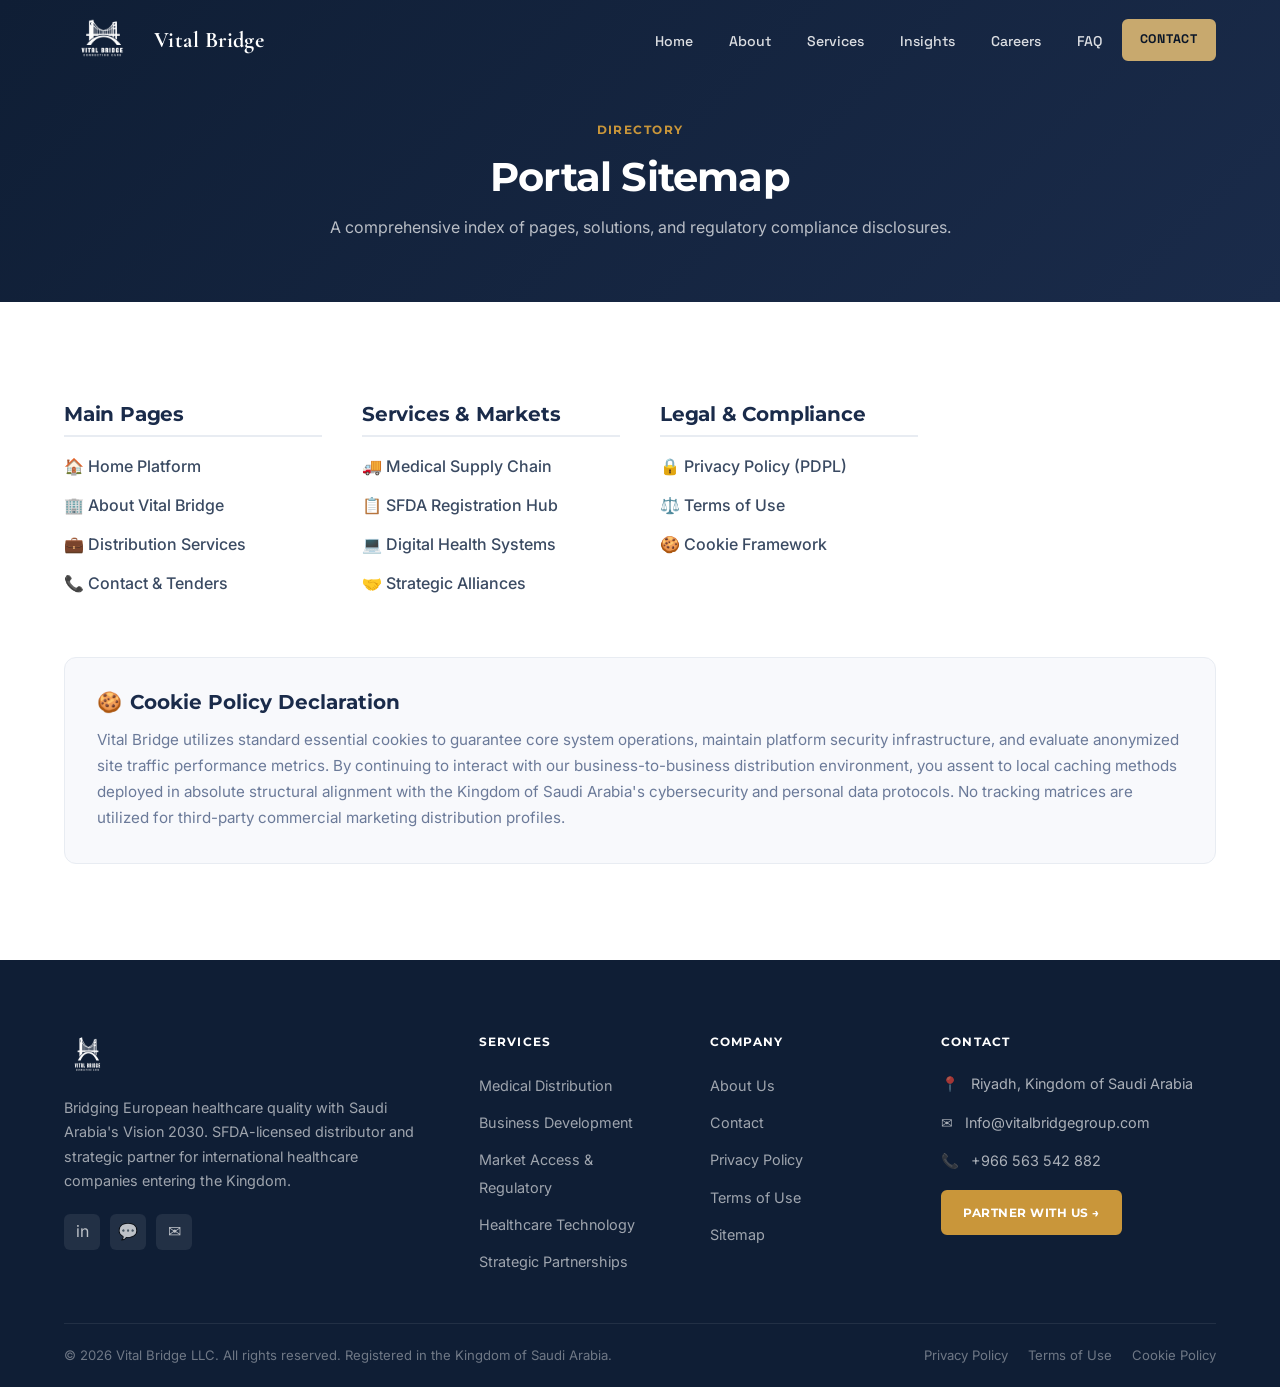
<file: sitemap.html>
<!DOCTYPE html>
<html lang="en">
<head>
  <meta charset="UTF-8">
  <meta name="viewport" content="width=device-width, initial-scale=1.0">
  <title>Sitemap | Vital Bridge Healthcare</title>
  <meta name="description" content="Navigate through the structure of the Vital Bridge Healthcare Distribution portal. Find our company insights, services, and regulatory legal frameworks.">
  <link rel="icon" type="image/svg+xml" href="favicon.svg" />
  <link rel="shortcut icon" href="favicon.ico" />
  <link rel="preconnect" href="https://fonts.googleapis.com" />
  <link rel="preconnect" href="https://fonts.gstatic.com" crossorigin />
  <link href="https://fonts.googleapis.com/css2?family=Cormorant+Garamond:ital,wght@0,400;0,600;0,700;1,400&family=Inter:wght@300;400;500;600&family=Montserrat:wght@600;700;800&family=Space+Grotesk:wght@400;500;600;700&display=swap" rel="stylesheet" />
  <link rel="stylesheet" href="css/styles.css">
  <style>
    .sitemap-grid { display: grid; grid-template-columns: repeat(auto-fill, minmax(240px, 1fr)); gap: 40px; margin-top: 40px; }
    .sitemap-group h2 { font-size: 1.25rem; color: var(--navy); border-bottom: 2px solid var(--light-gray); padding-bottom: 8px; margin-bottom: 16px; }
    .sitemap-list { display: flex; flex-direction: column; gap: 12px; }
    .sitemap-list a { color: var(--text-body); font-weight: 500; display: inline-flex; align-items: center; gap: 6px; transition: color var(--transition); }
    .sitemap-list a:hover { color: var(--gold); }
    .cookie-box { background: var(--off-white); border-radius: var(--radius-md); border: 1px solid var(--light-gray); padding: 32px; margin-top: 60px; }
  </style>
</head>
<body>

  <!-- ========== GLOBAL HEADER ========== -->
<header class="header">
  <div class="container header__inner">
    <a href="index.html" class="header__logo">
      <img src="images/vital-bridge-logo.png" alt="Vital Bridge logo" width="40" height="40" />
      <span style="font-weight:700; color:var(--white);">Vital Bridge</span>
    </a>
    <button class="mobile-nav-toggle" aria-label="Toggle navigation" aria-expanded="false">☰</button>
    
    <nav class="nav">
      <ul class="nav__list">
        <li><a href="index.html" class="nav__link">Home</a></li>
        <li><a href="about.html" class="nav__link">About</a></li>
        <li><a href="services.html" class="nav__link">Services</a></li>
        <li><a href="blog.html" class="nav__link">Insights</a></li>
        <li><a href="careers.html" class="nav__link">Careers</a></li>
        <li><a href="faq.html" class="nav__link">FAQ</a></li>
        <li><a href="contact.html" class="btn btn--primary" style="padding:8px 16px;">Contact</a></li>
      </ul>
    </nav>
  </div>
</header>

  <section style="padding: 120px 0 60px; background: linear-gradient(135deg, var(--navy-dark) 0%, var(--navy) 100%);">
    <div class="container text-center">
      <span class="section-label" style="color:var(--gold);">Directory</span>
      <h1 style="font-size: 2.5rem; color: var(--white); margin-bottom: 12px;">Portal Sitemap</h1>
      <p style="color: rgba(255,255,255,0.7);">A comprehensive index of pages, solutions, and regulatory compliance disclosures.</p>
    </div>
  </section>

  <main class="container style-section" style="padding: 60px 24px 96px;">
    <div class="sitemap-grid reveal">
      <div class="sitemap-group">
        <h2>Main Pages</h2>
        <div class="sitemap-list">
          <a href="index.html">🏠 Home Platform</a>
          <a href="about.html">🏢 About Vital Bridge</a>
          <a href="services.html">💼 Distribution Services</a>
          <a href="contact.html">📞 Contact &amp; Tenders</a>
        </div>
      </div>
      <div class="sitemap-group">
        <h2>Services &amp; Markets</h2>
        <div class="sitemap-list">
          <a href="services.html#distribution">🚚 Medical Supply Chain</a>
          <a href="services.html#regulatory">📋 SFDA Registration Hub</a>
          <a href="services.html#technology">💻 Digital Health Systems</a>
          <a href="services.html#partnerships">🤝 Strategic Alliances</a>
        </div>
      </div>
      <div class="sitemap-group">
        <h2>Legal &amp; Compliance</h2>
        <div class="sitemap-list">
          <a href="privacy-policy.html">🔒 Privacy Policy (PDPL)</a>
          <a href="terms-of-use.html">⚖️ Terms of Use</a>
          <a href="#cookies">🍪 Cookie Framework</a>
        </div>
      </div>
    </div>

    <div class="cookie-box reveal" id="cookies">
      <h3 style="color: var(--navy); font-size: 1.25rem; margin-bottom: 12px; display: flex; align-items: center; gap: 8px;">
        <span>🍪</span> Cookie Policy Declaration
      </h3>
      <p style="color: var(--text-muted); font-size: 0.95rem; line-height: 1.7;">
        Vital Bridge utilizes standard essential cookies to guarantee core system operations, maintain platform security infrastructure, and evaluate anonymized site traffic performance metrics. By continuing to interact with our business-to-business distribution environment, you assent to local caching methods deployed in absolute structural alignment with the Kingdom of Saudi Arabia's cybersecurity and personal data protocols. No tracking matrices are utilized for third-party commercial marketing distribution profiles.
      </p>
    </div>
  </main>

 <footer class="footer">
    <div class="container">
      <div class="footer__grid">
        <div class="footer__brand">
          <img src="images/vital-bridge-logo.png" alt="Vital Bridge logo" width="48" height="48" loading="lazy" />
          <p>Bridging European healthcare quality with Saudi Arabia's Vision 2030. SFDA-licensed distributor and strategic partner for international healthcare companies entering the Kingdom.</p>
          <div class="footer__social">
            <a href="https://linkedin.com/" target="_blank" rel="noopener" aria-label="LinkedIn">in</a>
            <a href="https://wa.me/966563542882" target="_blank" rel="noopener" aria-label="WhatsApp">💬</a>
            <a href="mailto:Info@vitalbridgegroup.com" aria-label="Email">✉</a>
          </div>
        </div>
        <div>
          <p class="footer__heading">Services</p>
          <ul class="footer__links">
            <li><a href="services.html#distribution">Medical Distribution</a></li>
            <li><a href="services.html#bizdev">Business Development</a></li>
            <li><a href="services.html#regulatory">Market Access &amp; Regulatory</a></li>
            <li><a href="services.html#technology">Healthcare Technology</a></li>
            <li><a href="services.html#partnerships">Strategic Partnerships</a></li>
          </ul>
        </div>
        <div>
          <p class="footer__heading">Company</p>
          <ul class="footer__links">
            <li><a href="about.html">About Us</a></li>
            <li><a href="contact.html">Contact</a></li>
            <li><a href="privacy-policy.html">Privacy Policy</a></li>
            <li><a href="terms-of-use.html">Terms of Use</a></li>
            <li><a href="sitemap.html">Sitemap</a></li>
          </ul>
        </div>
        <div>
          <p class="footer__heading">Contact</p>
          <div class="footer__contact-item"><span>📍</span><span>Riyadh, Kingdom of Saudi Arabia</span></div>
          <div class="footer__contact-item"><span>✉</span><a href="mailto:Info@vitalbridgegroup.com" style="color:rgba(255,255,255,0.65);">Info@vitalbridgegroup.com</a></div>
          <div class="footer__contact-item"><span>📞</span><a href="tel:+966563542882" style="color:rgba(255,255,255,0.65);">+966 563 542 882</a></div>
          <div style="margin-top:16px;"><a href="contact.html" class="btn btn--primary" style="font-size:0.78rem;padding:10px 20px;">Partner With Us →</a></div>
        </div>
      </div>
      <div class="footer__bottom">
        <p>© 2026 Vital Bridge LLC. All rights reserved. Registered in the Kingdom of Saudi Arabia.</p>
        <div class="footer__bottom-links">
          <a href="privacy-policy.html">Privacy Policy</a>
          <a href="terms-of-use.html">Terms of Use</a>
          <a href="sitemap.html#cookies">Cookie Policy</a>
        </div>
      </div>
    </div>
  </footer>


  <script src="js/main.js"></script>
</body>
</html>
</file>
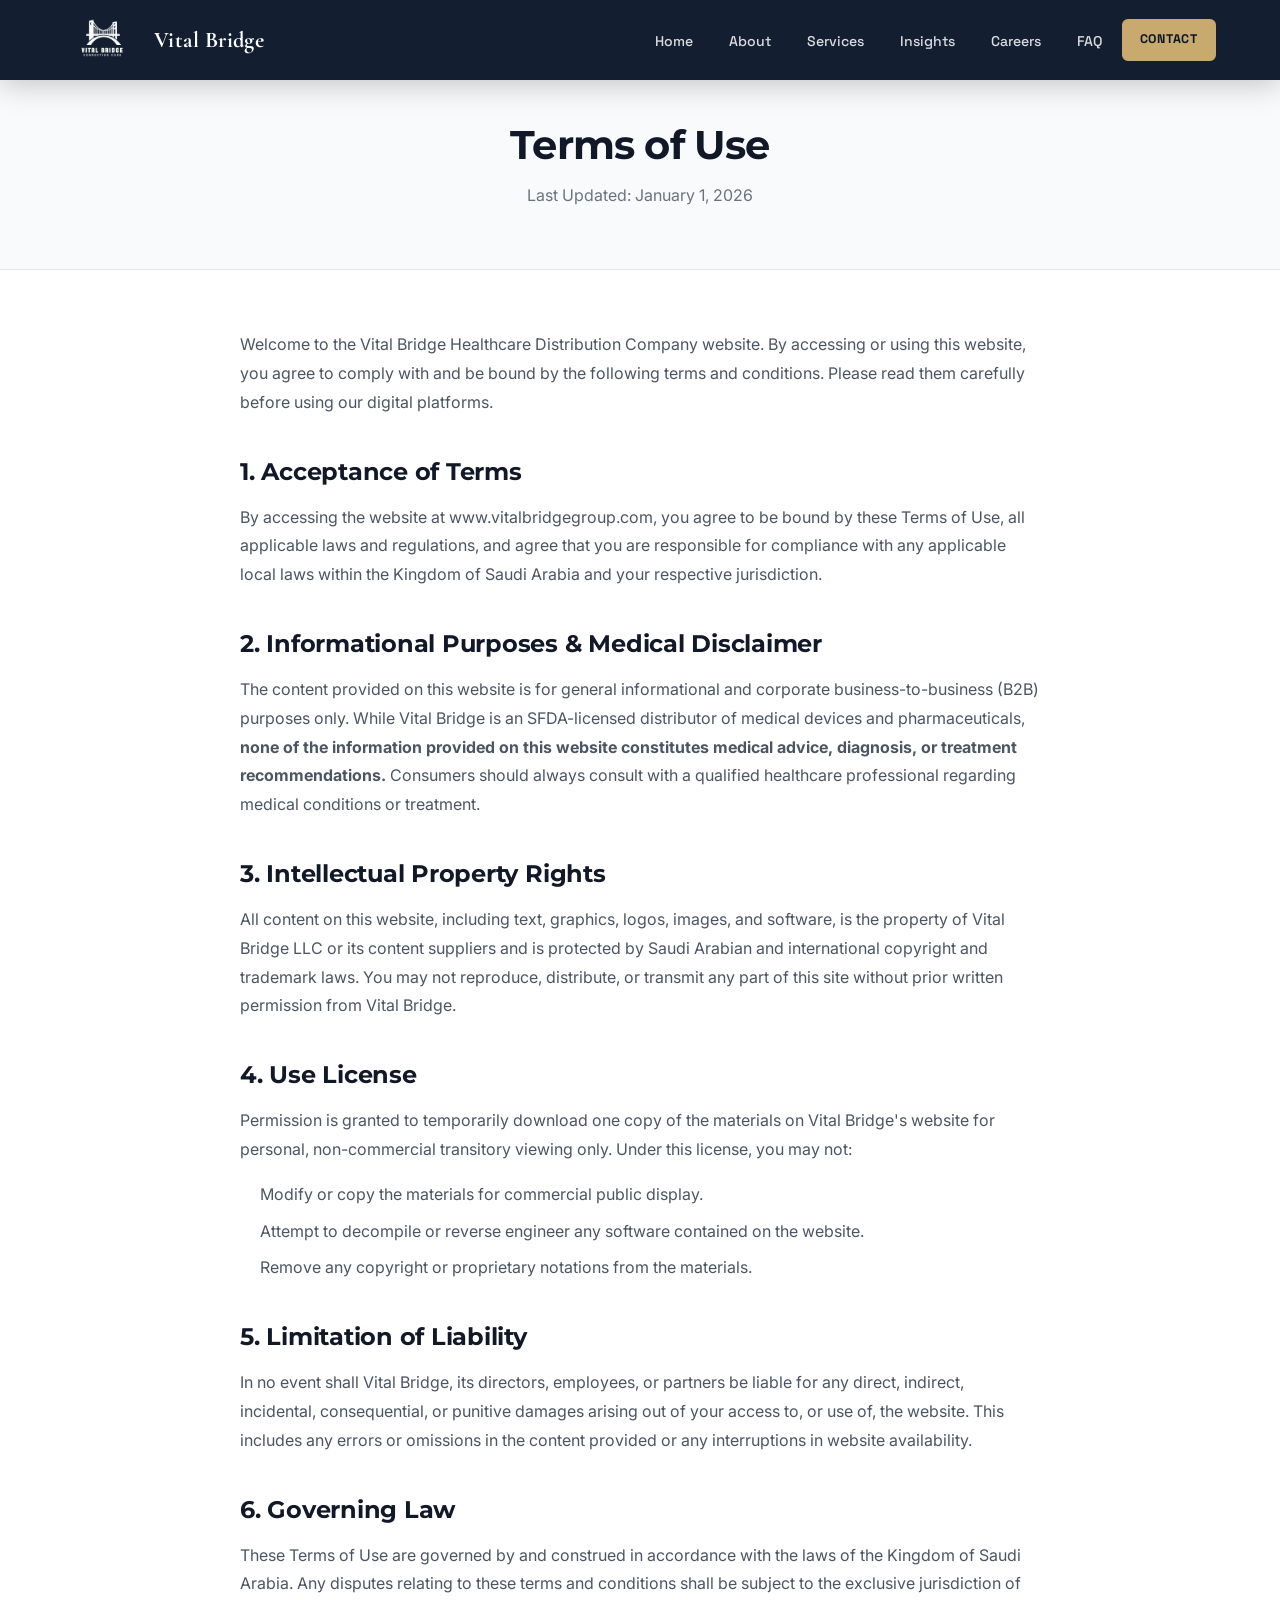
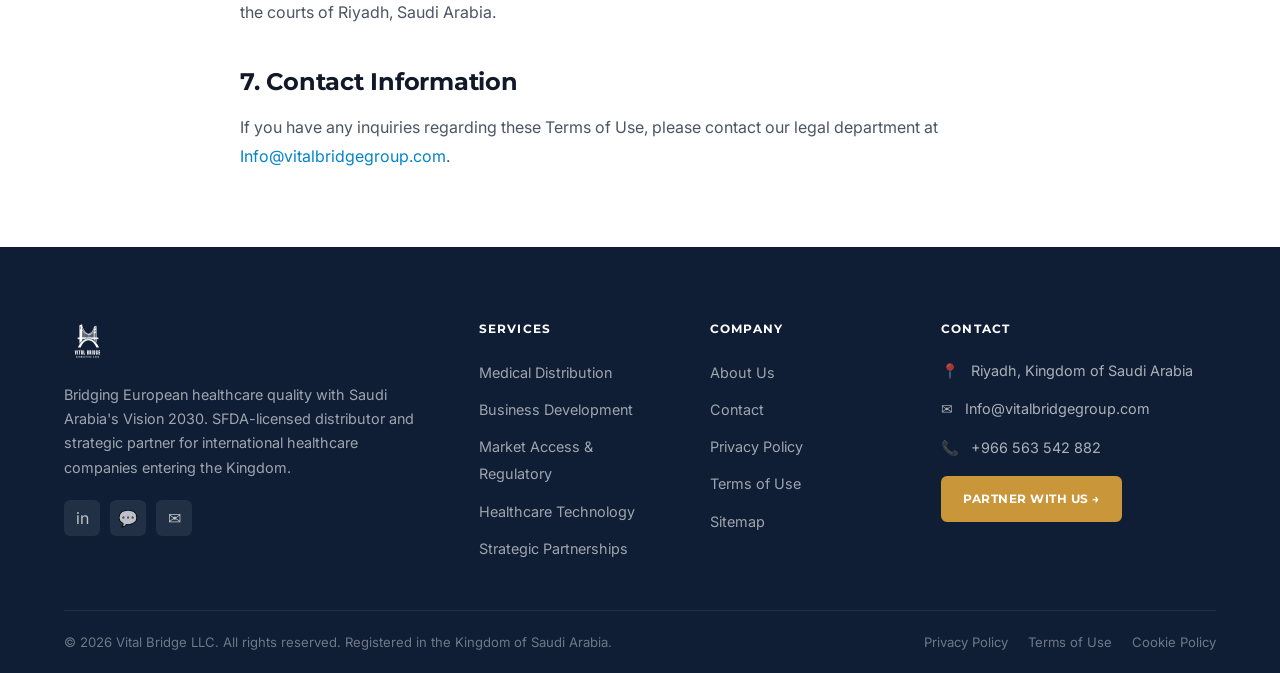
<file: terms-of-use.html>
<!DOCTYPE html>
<html lang="en">
<head>
  <meta charset="UTF-8">
  <meta name="viewport" content="width=device-width, initial-scale=1.0">
  <title>Terms of Use | Vital Bridge Healthcare</title>
  <meta name="description" content="Review the terms and conditions for using the Vital Bridge Healthcare website. Information regarding corporate policies and legal disclaimers.">
  <link rel="icon" type="image/svg+xml" href="favicon.svg" />
  <link rel="shortcut icon" href="favicon.ico" />
  <link rel="preconnect" href="https://fonts.googleapis.com" />
  <link rel="preconnect" href="https://fonts.gstatic.com" crossorigin />
  <link href="https://fonts.googleapis.com/css2?family=Cormorant+Garamond:ital,wght@0,400;0,600;0,700;1,400&family=Inter:wght@300;400;500;600&family=Montserrat:wght@600;700;800&family=Space+Grotesk:wght@400;500;600;700&display=swap" rel="stylesheet" />
  <link rel="stylesheet" href="css/styles.css">
  <style>
    .legal-content { max-width: 800px; margin: 0 auto; color: #4b5563; line-height: 1.8; font-size: 1rem; }
    .legal-content h2 { color: #111827; font-size: 1.5rem; margin: 40px 0 16px; }
    .legal-content p { margin-bottom: 16px; }
    .legal-content ul { margin-bottom: 24px; padding-left: 20px; }
    .legal-content li { margin-bottom: 8px; }
  </style>
</head>
<body class="solid-header">

  <!-- ========== GLOBAL HEADER ========== -->
<header class="header">
  <div class="container header__inner">
    <a href="index.html" class="header__logo">
      <img src="images/vital-bridge-logo.png" alt="Vital Bridge logo" width="40" height="40" />
      <span style="font-weight:700; color:var(--white);">Vital Bridge</span>
    </a>
    <button class="mobile-nav-toggle" aria-label="Toggle navigation" aria-expanded="false">☰</button>
    
    <nav class="nav">
      <ul class="nav__list">
        <li><a href="index.html" class="nav__link">Home</a></li>
        <li><a href="about.html" class="nav__link">About</a></li>
        <li><a href="services.html" class="nav__link">Services</a></li>
        <li><a href="blog.html" class="nav__link">Insights</a></li>
        <li><a href="careers.html" class="nav__link">Careers</a></li>
        <li><a href="faq.html" class="nav__link">FAQ</a></li>
        <li><a href="contact.html" class="btn btn--primary" style="padding:8px 16px;">Contact</a></li>
      </ul>
    </nav>
  </div>
</header>

  <main>

  <section style="padding: 120px 0 60px; background: #f9fafb; border-bottom: 1px solid #e5e7eb;">
    <div class="container text-center">
      <h1 style="font-size: 2.5rem; color: #111827; margin-bottom: 12px;">Terms of Use</h1>
      <p style="color: #6b7280;">Last Updated: January 1, 2026</p>
    </div>
  </section>

  <section style="padding: 60px 0;">
    <div class="container">
      <div class="legal-content reveal">
        <p>Welcome to the Vital Bridge Healthcare Distribution Company website. By accessing or using this website, you agree to comply with and be bound by the following terms and conditions. Please read them carefully before using our digital platforms.</p>
        <h2>1. Acceptance of Terms</h2>
        <p>By accessing the website at www.vitalbridgegroup.com, you agree to be bound by these Terms of Use, all applicable laws and regulations, and agree that you are responsible for compliance with any applicable local laws within the Kingdom of Saudi Arabia and your respective jurisdiction.</p>
        <h2>2. Informational Purposes & Medical Disclaimer</h2>
        <p>The content provided on this website is for general informational and corporate business-to-business (B2B) purposes only. While Vital Bridge is an SFDA-licensed distributor of medical devices and pharmaceuticals, <strong>none of the information provided on this website constitutes medical advice, diagnosis, or treatment recommendations.</strong> Consumers should always consult with a qualified healthcare professional regarding medical conditions or treatment.</p>
        <h2>3. Intellectual Property Rights</h2>
        <p>All content on this website, including text, graphics, logos, images, and software, is the property of Vital Bridge LLC or its content suppliers and is protected by Saudi Arabian and international copyright and trademark laws. You may not reproduce, distribute, or transmit any part of this site without prior written permission from Vital Bridge.</p>
        <h2>4. Use License</h2>
        <p>Permission is granted to temporarily download one copy of the materials on Vital Bridge's website for personal, non-commercial transitory viewing only. Under this license, you may not:</p>
        <ul>
          <li>Modify or copy the materials for commercial public display.</li>
          <li>Attempt to decompile or reverse engineer any software contained on the website.</li>
          <li>Remove any copyright or proprietary notations from the materials.</li>
        </ul>
        <h2>5. Limitation of Liability</h2>
        <p>In no event shall Vital Bridge, its directors, employees, or partners be liable for any direct, indirect, incidental, consequential, or punitive damages arising out of your access to, or use of, the website. This includes any errors or omissions in the content provided or any interruptions in website availability.</p>
        <h2>6. Governing Law</h2>
        <p>These Terms of Use are governed by and construed in accordance with the laws of the Kingdom of Saudi Arabia. Any disputes relating to these terms and conditions shall be subject to the exclusive jurisdiction of the courts of Riyadh, Saudi Arabia.</p>
        <h2>7. Contact Information</h2>
        <p>If you have any inquiries regarding these Terms of Use, please contact our legal department at <a href="mailto:Info@vitalbridgegroup.com" style="color: #0284c7;">Info@vitalbridgegroup.com</a>.</p>
      </div>
    </div>
  </section>

  </main>

  <footer class="footer">
    <div class="container">
      <div class="footer__grid">
        <div class="footer__brand">
          <img src="images/vital-bridge-logo.png" alt="Vital Bridge logo" width="48" height="48" loading="lazy" />
          <p>Bridging European healthcare quality with Saudi Arabia's Vision 2030. SFDA-licensed distributor and strategic partner for international healthcare companies entering the Kingdom.</p>
          <div class="footer__social">
            <a href="https://linkedin.com/" target="_blank" rel="noopener" aria-label="LinkedIn">in</a>
            <a href="https://wa.me/966563542882" target="_blank" rel="noopener" aria-label="WhatsApp">💬</a>
            <a href="mailto:Info@vitalbridgegroup.com" aria-label="Email">✉</a>
          </div>
        </div>
        <div>
          <p class="footer__heading">Services</p>
          <ul class="footer__links">
            <li><a href="services.html#distribution">Medical Distribution</a></li>
            <li><a href="services.html#bizdev">Business Development</a></li>
            <li><a href="services.html#regulatory">Market Access &amp; Regulatory</a></li>
            <li><a href="services.html#technology">Healthcare Technology</a></li>
            <li><a href="services.html#partnerships">Strategic Partnerships</a></li>
          </ul>
        </div>
        <div>
          <p class="footer__heading">Company</p>
          <ul class="footer__links">
            <li><a href="about.html">About Us</a></li>
            <li><a href="contact.html">Contact</a></li>
            <li><a href="privacy-policy.html">Privacy Policy</a></li>
            <li><a href="terms-of-use.html">Terms of Use</a></li>
            <li><a href="sitemap.html">Sitemap</a></li>
          </ul>
        </div>
        <div>
          <p class="footer__heading">Contact</p>
          <div class="footer__contact-item"><span>📍</span><span>Riyadh, Kingdom of Saudi Arabia</span></div>
          <div class="footer__contact-item"><span>✉</span><a href="mailto:Info@vitalbridgegroup.com" style="color:rgba(255,255,255,0.65);">Info@vitalbridgegroup.com</a></div>
          <div class="footer__contact-item"><span>📞</span><a href="tel:+966563542882" style="color:rgba(255,255,255,0.65);">+966 563 542 882</a></div>
          <div style="margin-top:16px;"><a href="contact.html" class="btn btn--primary" style="font-size:0.78rem;padding:10px 20px;">Partner With Us →</a></div>
        </div>
      </div>
      <div class="footer__bottom">
        <p>© 2026 Vital Bridge LLC. All rights reserved. Registered in the Kingdom of Saudi Arabia.</p>
        <div class="footer__bottom-links">
          <a href="privacy-policy.html">Privacy Policy</a>
          <a href="terms-of-use.html">Terms of Use</a>
          <a href="sitemap.html#cookies">Cookie Policy</a>
        </div>
      </div>
    </div>
  </footer>


  <script src="js/main.js"></script>
</body>
</html>
</file>
<file: css/styles.css>
/* ============================================
   VITAL BRIDGE — GLOBAL STYLESHEET
   ============================================ */

/* ---------- CSS Variables ---------- */
:root {
  --navy: #1a2b4a;
  --navy-dark: #0f1e35;
  --gold: #c9963a;
  --gold-light: #e8b560;
  --white: #ffffff;
  --off-white: #f8f9fc;
  --light-gray: #e8ecf2;
  --text-dark: #1a2b4a;
  --text-body: #3a4a62;
  --text-muted: #6b7a99;
  --shadow-sm: 0 2px 8px rgba(26, 43, 74, 0.08);
  --shadow-md: 0 4px 20px rgba(26, 43, 74, 0.12);
  --shadow-lg: 0 8px 40px rgba(26, 43, 74, 0.16);
  --radius-sm: 6px;
  --radius-md: 12px;
  --radius-lg: 20px;
  --transition: 0.25s ease;
  --font-heading: 'Montserrat', sans-serif;
  --font-body: 'Inter', sans-serif;
}

/* ---------- Reset & Base ---------- */
*, *::before, *::after { box-sizing: border-box; margin: 0; padding: 0; }
html { scroll-behavior: smooth; font-size: 16px; }
body { font-family: var(--font-body); color: var(--text-body); background: var(--white); line-height: 1.7; -webkit-font-smoothing: antialiased; }
img { max-width: 100%; height: auto; display: block; }
a { color: inherit; text-decoration: none; transition: color var(--transition); }
ul { list-style: none; }

/* ---------- Typography ---------- */
h1, h2, h3, h4, h5, h6 { font-family: var(--font-heading); color: var(--navy); line-height: 1.25; font-weight: 700; }
h1 { font-size: clamp(2rem, 5vw, 3.5rem); letter-spacing: -0.02em; }
h2 { font-size: clamp(1.6rem, 3.5vw, 2.5rem); letter-spacing: -0.01em; }
h3 { font-size: clamp(1.2rem, 2.5vw, 1.5rem); }
p { font-size: 1rem; }
em { font-style: normal; color: var(--gold); }

/* ---------- Layout & Utilities ---------- */
.container { max-width: 1200px; margin: 0 auto; padding: 0 24px; }
.section { padding: 96px 0; }
.section--alt { background: var(--off-white); }
.text-center { text-align: center; }

.section-label { display: block; font-size: 0.75rem; font-weight: 700; letter-spacing: 0.12em; text-transform: uppercase; color: var(--gold); margin-bottom: 12px; font-family: var(--font-heading); }
.section-title { margin-bottom: 16px; }
.section-subtitle { font-size: 1.1rem; color: var(--text-muted); max-width: 600px; line-height: 1.7; margin-bottom: 48px; }
.section-header { margin-bottom: 64px; }
.section-header.text-center .section-subtitle { margin-left: auto; margin-right: auto; }

/* ---------- Buttons ---------- */
.btn { display: inline-flex; align-items: center; justify-content: center; gap: 8px; padding: 14px 28px; border-radius: var(--radius-sm); font-family: var(--font-heading); font-weight: 700; font-size: 0.875rem; letter-spacing: 0.04em; text-transform: uppercase; cursor: pointer; border: 2px solid transparent; transition: all var(--transition); white-space: nowrap; }
.btn--primary { background: var(--gold); color: var(--white); border-color: var(--gold); }
.btn--primary:hover { background: var(--gold-light); border-color: var(--gold-light); transform: translateY(-2px); box-shadow: 0 6px 20px rgba(201, 150, 58, 0.35); }
.btn--outline { background: transparent; color: var(--white); border-color: rgba(255,255,255,0.5); }
.btn--outline:hover { background: rgba(255,255,255,0.1); border-color: var(--white); transform: translateY(-2px); }

/* ---------- Global Header & Nav ---------- */
.header { position: fixed; top: 0; left: 0; right: 0; z-index: 1000; background: transparent; backdrop-filter: none; border-bottom: none; transition: background 0.35s cubic-bezier(0.22, 1, 0.36, 1), backdrop-filter 0.35s cubic-bezier(0.22, 1, 0.36, 1), box-shadow 0.35s cubic-bezier(0.22, 1, 0.36, 1); }
.header.scrolled, body.solid-header .header { background: rgba(10, 22, 40, 0.96); backdrop-filter: blur(16px); box-shadow: 0 2px 32px rgba(0, 0, 0, 0.25); }
.header__inner { display: flex; align-items: center; justify-content: space-between; height: 80px; gap: 24px; }
.header__logo { display: flex; align-items: center; gap: 12px; }
.header__logo img { height: 52px; width: auto; filter: brightness(0) invert(1); }
.header__logo span { font-family: 'Cormorant Garamond', serif; font-size: 1.4rem; letter-spacing: 0.02em; }
.nav__list { display: flex; align-items: center; gap: 4px; }
.nav__link { color: rgba(255,255,255,0.85); font-family: 'Space Grotesk', sans-serif; font-size: 0.88rem; font-weight: 500; letter-spacing: normal; text-transform: none; padding: 0.6rem 1rem; border-radius: var(--radius-sm); transition: all var(--transition); position: relative; }
.nav__link:hover, .nav__link.active { color: #C8A96E; background: rgba(200, 169, 110, 0.1); }
.nav .btn--primary { background: #C8A96E; color: #0A1628; border-color: #C8A96E; font-family: 'Space Grotesk', sans-serif; font-size: 0.78rem; letter-spacing: 0.06em; text-transform: uppercase; }
.nav .btn--primary:hover { background: #E4CAA0; border-color: #E4CAA0; color: #0A1628; }
.mobile-nav-toggle { display: none; background: none; border: none; color: var(--white); font-size: 1.5rem; cursor: pointer; padding: 4px; }

/* ---------- Shared Hero Blocks ---------- */
.hero, .page-hero { padding-top: 72px; position: relative; overflow: hidden; }
.hero { min-height: 100vh; display: flex; align-items: center; background: linear-gradient(135deg, var(--navy-dark) 0%, var(--navy) 60%, #1e3a6e 100%); }
.page-hero { padding-bottom: 72px; background: linear-gradient(135deg, var(--navy-dark) 0%, var(--navy) 100%); }
.page-hero__label { display: block; font-size: 0.75rem; font-weight: 700; letter-spacing: 0.12em; text-transform: uppercase; color: var(--gold); margin-bottom: 12px; font-family: var(--font-heading); }
.page-hero__title { color: var(--white); margin-bottom: 16px; }
.page-hero__subtitle { color: rgba(255,255,255,0.7); font-size: 1.1rem; max-width: 600px; line-height: 1.7; }
.page-hero__inner { position: relative; z-index: 1; padding-top: 64px; }

/* ---------- Cards & Layouts ---------- */
.card { background: var(--white); border-radius: var(--radius-md); border: 1px solid var(--light-gray); padding: 36px; transition: all var(--transition); }
.card:hover { transform: translateY(-4px); box-shadow: var(--shadow-lg); border-color: rgba(201, 150, 58, 0.2); }
.card__icon { width: 56px; height: 56px; background: rgba(201, 150, 58, 0.1); border-radius: var(--radius-sm); display: flex; align-items: center; justify-content: center; font-size: 1.5rem; margin-bottom: 20px; transition: background var(--transition); }
.card__title { margin-bottom: 10px; }
.card__text { color: var(--text-muted); font-size: 0.95rem; line-height: 1.7; }

.grid-3 { display: grid; grid-template-columns: repeat(3, 1fr); gap: 28px; }

/* ---------- Global Footer ---------- */
.footer { background: var(--navy-dark); color: rgba(255,255,255,0.7); padding: 72px 0 0; }
.footer__grid { display: grid; grid-template-columns: 2fr 1fr 1fr 1.5fr; gap: 48px; padding-bottom: 48px; }
.footer__brand img { height: 48px; filter: brightness(0) invert(1); margin-bottom: 16px; }
.footer__brand p { font-size: 0.9rem; line-height: 1.7; margin-bottom: 20px; color: rgba(255,255,255,0.6); }
.footer__social { display: flex; gap: 10px; }
.footer__social a { width: 36px; height: 36px; background: rgba(255,255,255,0.08); border-radius: var(--radius-sm); display: flex; align-items: center; justify-content: center; transition: all var(--transition); }
.footer__social a:hover { background: var(--gold); color: var(--white); transform: translateY(-2px); }
.footer__heading { font-family: var(--font-heading); font-size: 0.75rem; font-weight: 700; letter-spacing: 0.1em; text-transform: uppercase; color: var(--white); margin-bottom: 20px; }
.footer__links { display: flex; flex-direction: column; gap: 10px; }
.footer__links a { font-size: 0.9rem; color: rgba(255,255,255,0.6); transition: color var(--transition); }
.footer__links a:hover { color: var(--gold); }
.footer__contact-item { display: flex; gap: 12px; margin-bottom: 14px; font-size: 0.9rem; color: rgba(255,255,255,0.65); }
.footer__bottom { border-top: 1px solid rgba(255,255,255,0.08); padding: 20px 0; display: flex; justify-content: space-between; flex-wrap: wrap; gap: 12px; }
.footer__bottom p, .footer__bottom-links a { font-size: 0.82rem; color: rgba(255,255,255,0.4); }
.footer__bottom-links { display: flex; gap: 20px; }
.footer__bottom-links a:hover { color: var(--gold); }

/* ---------- Components ---------- */
.back-to-top { position: fixed; bottom: 32px; right: 32px; width: 44px; height: 44px; background: var(--gold); color: var(--white); border: none; border-radius: 50%; display: flex; align-items: center; justify-content: center; font-size: 1.1rem; cursor: pointer; box-shadow: var(--shadow-md); z-index: 500; opacity: 0; pointer-events: none; transform: translateY(12px); transition: all var(--transition); }
.back-to-top.visible { opacity: 1; pointer-events: all; transform: translateY(0); }
.back-to-top:hover { background: var(--gold-light); transform: translateY(-3px); }

.reveal { opacity: 0; transform: translateY(24px); transition: opacity 0.6s ease, transform 0.6s ease; }
.reveal.visible { opacity: 1; transform: translateY(0); }
.reveal-delay-1 { transition-delay: 0.1s; }
.reveal-delay-2 { transition-delay: 0.2s; }
.reveal-delay-3 { transition-delay: 0.3s; }

.cta-banner { background: linear-gradient(135deg, var(--navy) 0%, #1e3a6e 100%); padding: 80px 0; text-align: center; }
.cta-banner h2 { color: var(--white); margin-bottom: 16px; }
.cta-banner p { color: rgba(255,255,255,0.7); font-size: 1.1rem; margin-bottom: 36px; max-width: 560px; margin-left: auto; margin-right: auto; }
.cta-banner__actions { display: flex; justify-content: center; flex-wrap: wrap; gap: 14px; }

/* Page Specific Blocks */
.team-card { background: var(--white); border-radius: var(--radius-md); border: 1px solid var(--light-gray); text-align: center; overflow: hidden; padding-bottom: 32px; transition: all var(--transition); }
.team-card:hover { transform: translateY(-4px); box-shadow: var(--shadow-lg); }
.team-card__avatar { width: 80px; height: 80px; background: linear-gradient(135deg, var(--navy), #1e3a6e); border-radius: 50%; display: flex; align-items: center; justify-content: center; font-size: 1.8rem; margin: 32px auto 16px; }
.team-card__name { margin-bottom: 4px; }
.team-card__role { font-size: 0.82rem; font-weight: 600; color: var(--gold); text-transform: uppercase; margin-bottom: 12px; }
.team-card__bio { font-size: 0.9rem; color: var(--text-muted); padding: 0 24px; }

.service-detail { display: grid; grid-template-columns: 1fr 1fr; gap: 64px; align-items: center; padding: 64px 0; border-bottom: 1px solid var(--light-gray); }
.service-detail:last-child { border-bottom: none; }
.service-detail.reverse { direction: rtl; }
.service-detail.reverse > * { direction: ltr; }
.service-detail__icon { font-size: 3rem; margin-bottom: 20px; }
.service-detail__list { margin-top: 20px; display: flex; flex-direction: column; gap: 10px; }
.service-detail__list li { display: flex; gap: 10px; font-size: 0.95rem; }
.service-detail__list li::before { content: '✓'; color: var(--gold); font-weight: 700; }
.service-detail__visual { background: linear-gradient(135deg, var(--navy) 0%, #1e3a6e 100%); border-radius: var(--radius-lg); padding: 48px; display: flex; align-items: center; justify-content: center; aspect-ratio: 4/3; }
.service-detail__emoji { font-size: 5rem; filter: drop-shadow(0 4px 20px rgba(0,0,0,0.3)); }

.stats-grid { display: grid; grid-template-columns: repeat(4, 1fr); gap: 1px; background: var(--light-gray); border-radius: var(--radius-md); overflow: hidden; }
.stat-item { background: var(--white); padding: 40px 32px; text-align: center; }
.stat-item__value { font-family: var(--font-heading); font-size: 2.5rem; font-weight: 800; color: var(--gold); margin-bottom: 8px; }

.process-steps { display: grid; grid-template-columns: repeat(4, 1fr); gap: 28px; }
.process-step { text-align: center; }
.process-step__number { width: 56px; height: 56px; background: var(--gold); color: var(--white); border-radius: 50%; display: flex; align-items: center; justify-content: center; font-family: var(--font-heading); font-weight: 800; font-size: 1.1rem; margin: 0 auto 20px; }
.process-step__title { margin-bottom: 8px; font-size: 1rem; }
.process-step__text { font-size: 0.88rem; color: var(--text-muted); }

/* ---------- Home Hero (extended layout) ---------- */
.hero__inner { display: grid; grid-template-columns: 1.15fr 1fr; gap: 64px; align-items: center; width: 100%; padding-top: 72px; }
.hero__content { color: var(--white); }
.hero__badges { display: flex; flex-wrap: wrap; gap: 10px; margin-bottom: 28px; }
.hero__title { color: var(--white); margin-bottom: 24px; }
.hero__subtitle { color: rgba(255,255,255,0.75); font-size: 1.1rem; line-height: 1.7; margin-bottom: 36px; max-width: 560px; }
.hero__actions { display: flex; gap: 16px; flex-wrap: wrap; margin-bottom: 56px; }
.hero__stats { display: grid; grid-template-columns: repeat(3, auto); gap: 40px; }
.hero__stat-value { font-family: var(--font-heading); font-size: 2rem; font-weight: 800; color: var(--gold); margin-bottom: 4px; line-height: 1; }
.hero__stat-label { font-size: 0.75rem; color: rgba(255,255,255,0.6); text-transform: uppercase; letter-spacing: 0.06em; font-weight: 600; }
.hero__visual { display: flex; align-items: center; justify-content: center; }
.hero__logo-wrap { width: 340px; height: 340px; border-radius: 50%; background: radial-gradient(circle at 30% 30%, rgba(201,150,58,0.3), rgba(201,150,58,0.04) 70%); display: flex; align-items: center; justify-content: center; border: 1px solid rgba(201,150,58,0.25); box-shadow: 0 0 80px rgba(201,150,58,0.2); }
.hero__logo-wrap img { filter: brightness(0) invert(1); opacity: 0.95; max-width: 55%; height: auto; }

/* ---------- Badges ---------- */
.badge { display: inline-flex; align-items: center; gap: 6px; padding: 7px 14px; background: rgba(255,255,255,0.08); color: rgba(255,255,255,0.92); border: 1px solid rgba(255,255,255,0.18); border-radius: 999px; font-family: var(--font-heading); font-size: 0.72rem; font-weight: 700; letter-spacing: 0.05em; text-transform: uppercase; }
.badge--gold { background: rgba(201,150,58,0.18); border-color: rgba(201,150,58,0.45); color: var(--white); }

/* ---------- Buttons (extras) ---------- */
.btn--outline-dark { background: transparent; color: var(--navy); border-color: var(--navy); }
.btn--outline-dark:hover { background: var(--navy); color: var(--white); transform: translateY(-2px); }

/* ---------- Trust Bar ---------- */
.trust-bar { background: var(--off-white); border-top: 1px solid var(--light-gray); border-bottom: 1px solid var(--light-gray); padding: 22px 0; }
.trust-bar__inner { display: flex; align-items: center; justify-content: space-between; gap: 16px; flex-wrap: wrap; }
.trust-bar__item { display: flex; align-items: center; gap: 10px; font-size: 0.85rem; color: var(--text-body); font-weight: 600; }
.trust-bar__divider { width: 1px; height: 20px; background: var(--light-gray); }

/* ---------- Stat Item Label ---------- */
.stat-item__label { font-size: 0.85rem; color: var(--text-muted); font-weight: 500; }

/* ---------- Why Section ---------- */
.why-grid { display: grid; grid-template-columns: 1fr 1fr; gap: 80px; align-items: center; }
.why-grid__lead { color: var(--text-muted); margin-bottom: 28px; line-height: 1.8; }
.why-features { display: flex; flex-direction: column; gap: 20px; }
.why-feature { display: flex; gap: 14px; align-items: flex-start; }
.why-feature__icon { width: 40px; height: 40px; background: rgba(201,150,58,0.12); border-radius: 8px; display: flex; align-items: center; justify-content: center; font-size: 1.1rem; flex-shrink: 0; }
.why-feature h4 { margin-bottom: 4px; }
.why-feature p { color: var(--text-muted); font-size: 0.92rem; }
.why-card { background: linear-gradient(135deg, var(--navy) 0%, #1e3a6e 100%); border-radius: 20px; padding: 48px; display: flex; flex-direction: column; align-items: center; justify-content: center; gap: 24px; min-height: 400px; position: relative; overflow: hidden; }
.why-card::before { content: ''; position: absolute; inset: 0; background: radial-gradient(ellipse at 70% 30%, rgba(201,150,58,0.15) 0%, transparent 60%); pointer-events: none; }
.why-card__logo { filter: brightness(0) invert(1); max-width: 280px; position: relative; z-index: 1; }
.why-card__badges { display: flex; flex-wrap: wrap; gap: 10px; justify-content: center; position: relative; z-index: 1; }

/* ---------- Responsive ---------- */
@media (max-width: 1024px) {
  .grid-3, .stats-grid, .process-steps { grid-template-columns: repeat(2, 1fr); }
  .footer__grid { grid-template-columns: 1fr 1fr; }
  .hero__inner { grid-template-columns: 1fr; gap: 48px; text-align: center; padding-top: 96px; }
  .hero__subtitle { margin-left: auto; margin-right: auto; }
  .hero__badges, .hero__actions, .hero__stats { justify-content: center; }
  .hero__stats { margin: 0 auto; }
  .hero__logo-wrap { width: 260px; height: 260px; }
  .why-grid { grid-template-columns: 1fr; gap: 48px; }
}

@media (max-width: 768px) {
  .mobile-nav-toggle { display: block; }
  .nav__list { display: none; }
  .nav.open .nav__list { display: flex; flex-direction: column; width: 100%; padding: 24px; position: absolute; top: 80px; left: 0; background: var(--navy-dark); gap: 16px; border-bottom: 1px solid rgba(255,255,255,0.1); }
  .nav.open .nav__link { display: block; width: 100%; text-align: center; padding: 12px; }
  .nav.open .btn { width: 100%; display: flex; justify-content: center; }

  .section { padding: 64px 0; }
  .grid-3, .stats-grid, .process-steps, .footer__grid, .service-detail { grid-template-columns: 1fr; }
  .service-detail.reverse { direction: ltr; }
  .footer__bottom { flex-direction: column; text-align: center; }

  .hero__stats { grid-template-columns: repeat(3, 1fr); gap: 16px; max-width: 100%; }
  .hero__stat-value { font-size: 1.5rem; }
  .trust-bar__divider { display: none; }
  .trust-bar__inner { justify-content: center; gap: 12px 20px; }
  .why-card { padding: 32px; }
}
</file>
